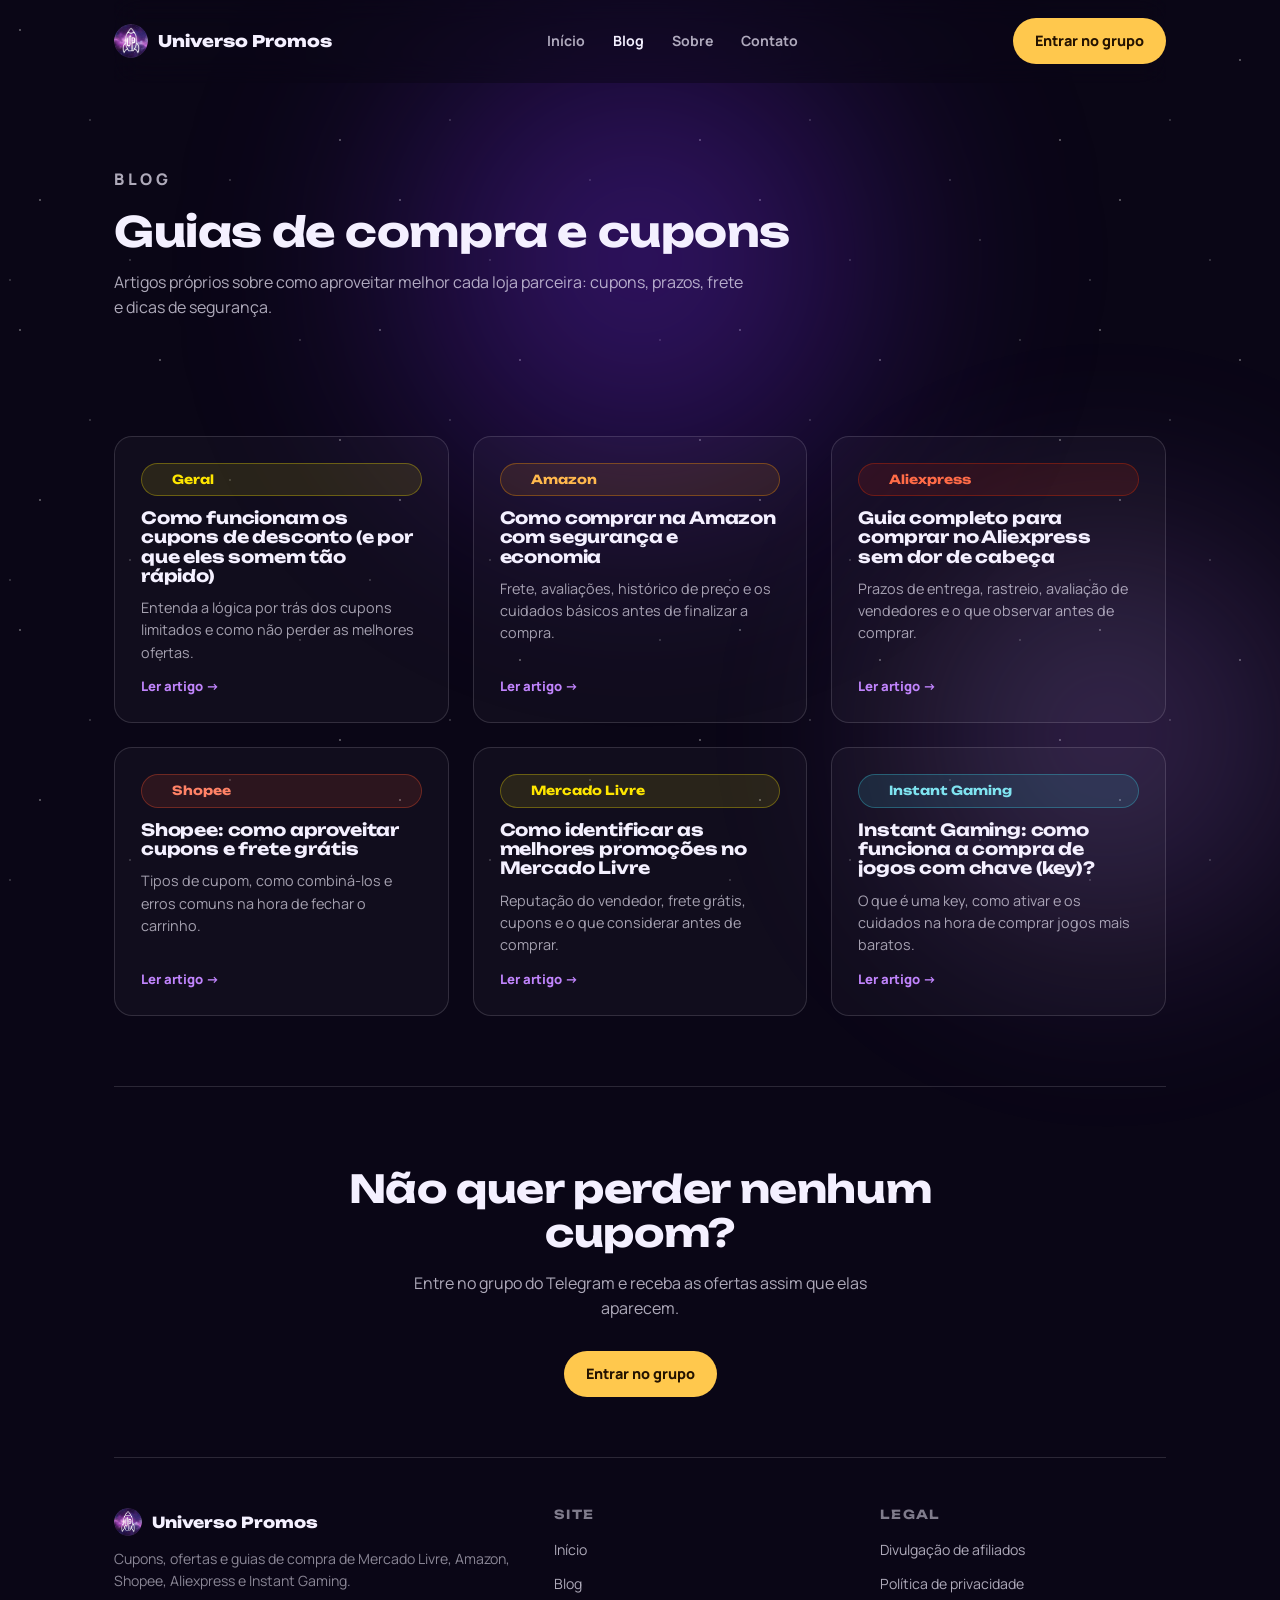
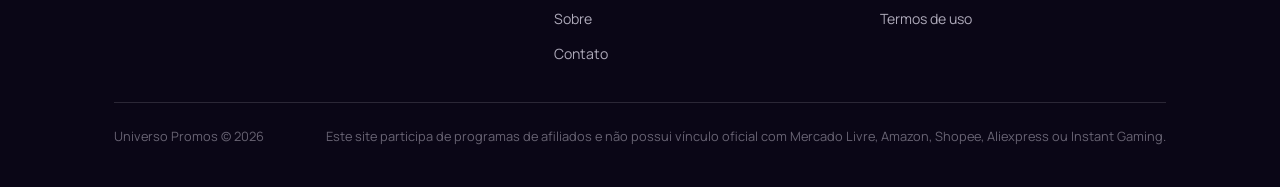
<file: blog/index.html>
<!DOCTYPE html>
<html lang="pt-BR">
<head>
<meta charset="UTF-8">
<meta name="viewport" content="width=device-width, initial-scale=1.0">
<title>Blog — Universo Promos</title>
<meta name="description" content="Guias e artigos sobre como comprar melhor no Mercado Livre, Amazon, Shopee, Aliexpress e Instant Gaming.">
<link rel="preconnect" href="https://fonts.googleapis.com">
<link rel="preconnect" href="https://fonts.gstatic.com" crossorigin>
<link href="https://fonts.googleapis.com/css2?family=Unbounded:wght@400;600;800;900&family=Manrope:wght@400;500;600;700;800&display=swap" rel="stylesheet">
<link rel="stylesheet" href="../assets/styles.css">
</head>
<body>

<div class="stars"></div>
<div class="glow-a"></div>
<div class="glow-b"></div>

<main>
  <div class="wrap">
    <header>
      <nav class="nav">
        <a class="brand" href="../index.html">
          <img src="../assets/logo.png" alt="Universo Promos">
          Universo Promos
        </a>
        <div class="nav-links">
          <a href="../index.html">Início</a>
          <a href="index.html" class="active">Blog</a>
          <a href="../sobre.html">Sobre</a>
          <a href="../contato.html">Contato</a>
        </div>
        <div class="nav-right">
          <a class="btn btn-primary" href="https://t.me/+qzWgET30uS9kYmZh" target="_blank" rel="noopener">Entrar no grupo</a>
        </div>
      </nav>
    </header>

    <section class="page-hero">
      <p class="eyebrow">Blog</p>
      <h1>Guias de compra e cupons</h1>
      <p>Artigos próprios sobre como aproveitar melhor cada loja parceira: cupons, prazos, frete e dicas de segurança.</p>
    </section>

    <section>
      <div class="article-grid">
        <a class="article-card" href="como-funcionam-cupons-de-desconto.html">
          <span class="platform-tag ml"><span class="dot"></span>Geral</span>
          <h3>Como funcionam os cupons de desconto (e por que eles somem tão rápido)</h3>
          <p>Entenda a lógica por trás dos cupons limitados e como não perder as melhores ofertas.</p>
          <span class="read-more">Ler artigo →</span>
        </a>
        <a class="article-card" href="guia-compras-amazon.html">
          <span class="platform-tag amazon"><span class="dot"></span>Amazon</span>
          <h3>Como comprar na Amazon com segurança e economia</h3>
          <p>Frete, avaliações, histórico de preço e os cuidados básicos antes de finalizar a compra.</p>
          <span class="read-more">Ler artigo →</span>
        </a>
        <a class="article-card" href="guia-compras-aliexpress.html">
          <span class="platform-tag aliexpress"><span class="dot"></span>Aliexpress</span>
          <h3>Guia completo para comprar no Aliexpress sem dor de cabeça</h3>
          <p>Prazos de entrega, rastreio, avaliação de vendedores e o que observar antes de comprar.</p>
          <span class="read-more">Ler artigo →</span>
        </a>
        <a class="article-card" href="guia-cupons-shopee.html">
          <span class="platform-tag shopee"><span class="dot"></span>Shopee</span>
          <h3>Shopee: como aproveitar cupons e frete grátis</h3>
          <p>Tipos de cupom, como combiná-los e erros comuns na hora de fechar o carrinho.</p>
          <span class="read-more">Ler artigo →</span>
        </a>
        <a class="article-card" href="guia-promocoes-mercado-livre.html">
          <span class="platform-tag ml"><span class="dot"></span>Mercado Livre</span>
          <h3>Como identificar as melhores promoções no Mercado Livre</h3>
          <p>Reputação do vendedor, frete grátis, cupons e o que considerar antes de comprar.</p>
          <span class="read-more">Ler artigo →</span>
        </a>
        <a class="article-card" href="guia-instant-gaming.html">
          <span class="platform-tag instant"><span class="dot"></span>Instant Gaming</span>
          <h3>Instant Gaming: como funciona a compra de jogos com chave (key)?</h3>
          <p>O que é uma key, como ativar e os cuidados na hora de comprar jogos mais baratos.</p>
          <span class="read-more">Ler artigo →</span>
        </a>
      </div>
    </section>

    <section class="final-cta">
      <h2>Não quer perder nenhum cupom?</h2>
      <p>Entre no grupo do Telegram e receba as ofertas assim que elas aparecem.</p>
      <a class="btn btn-primary" href="https://t.me/+qzWgET30uS9kYmZh" target="_blank" rel="noopener">Entrar no grupo</a>
    </section>

    <footer>
      <div class="footer-grid">
        <div class="footer-col">
          <div class="footer-brand"><img src="../assets/logo.png" alt="Universo Promos"> Universo Promos</div>
          <p>Cupons, ofertas e guias de compra de Mercado Livre, Amazon, Shopee, Aliexpress e Instant Gaming.</p>
        </div>
        <div class="footer-col">
          <h4>Site</h4>
          <ul>
            <li><a href="../index.html">Início</a></li>
            <li><a href="index.html">Blog</a></li>
            <li><a href="../sobre.html">Sobre</a></li>
            <li><a href="../contato.html">Contato</a></li>
          </ul>
        </div>
        <div class="footer-col">
          <h4>Legal</h4>
          <ul>
            <li><a href="../afiliados.html">Divulgação de afiliados</a></li>
            <li><a href="../privacidade.html">Política de privacidade</a></li>
            <li><a href="../termos.html">Termos de uso</a></li>
          </ul>
        </div>
      </div>
      <div class="footer-bottom">
        <span>Universo Promos © 2026</span>
        <span>Este site participa de programas de afiliados e não possui vínculo oficial com Mercado Livre, Amazon, Shopee, Aliexpress ou Instant Gaming.</span>
      </div>
    </footer>
  </div>
</main>

</body>
</html>
</file>
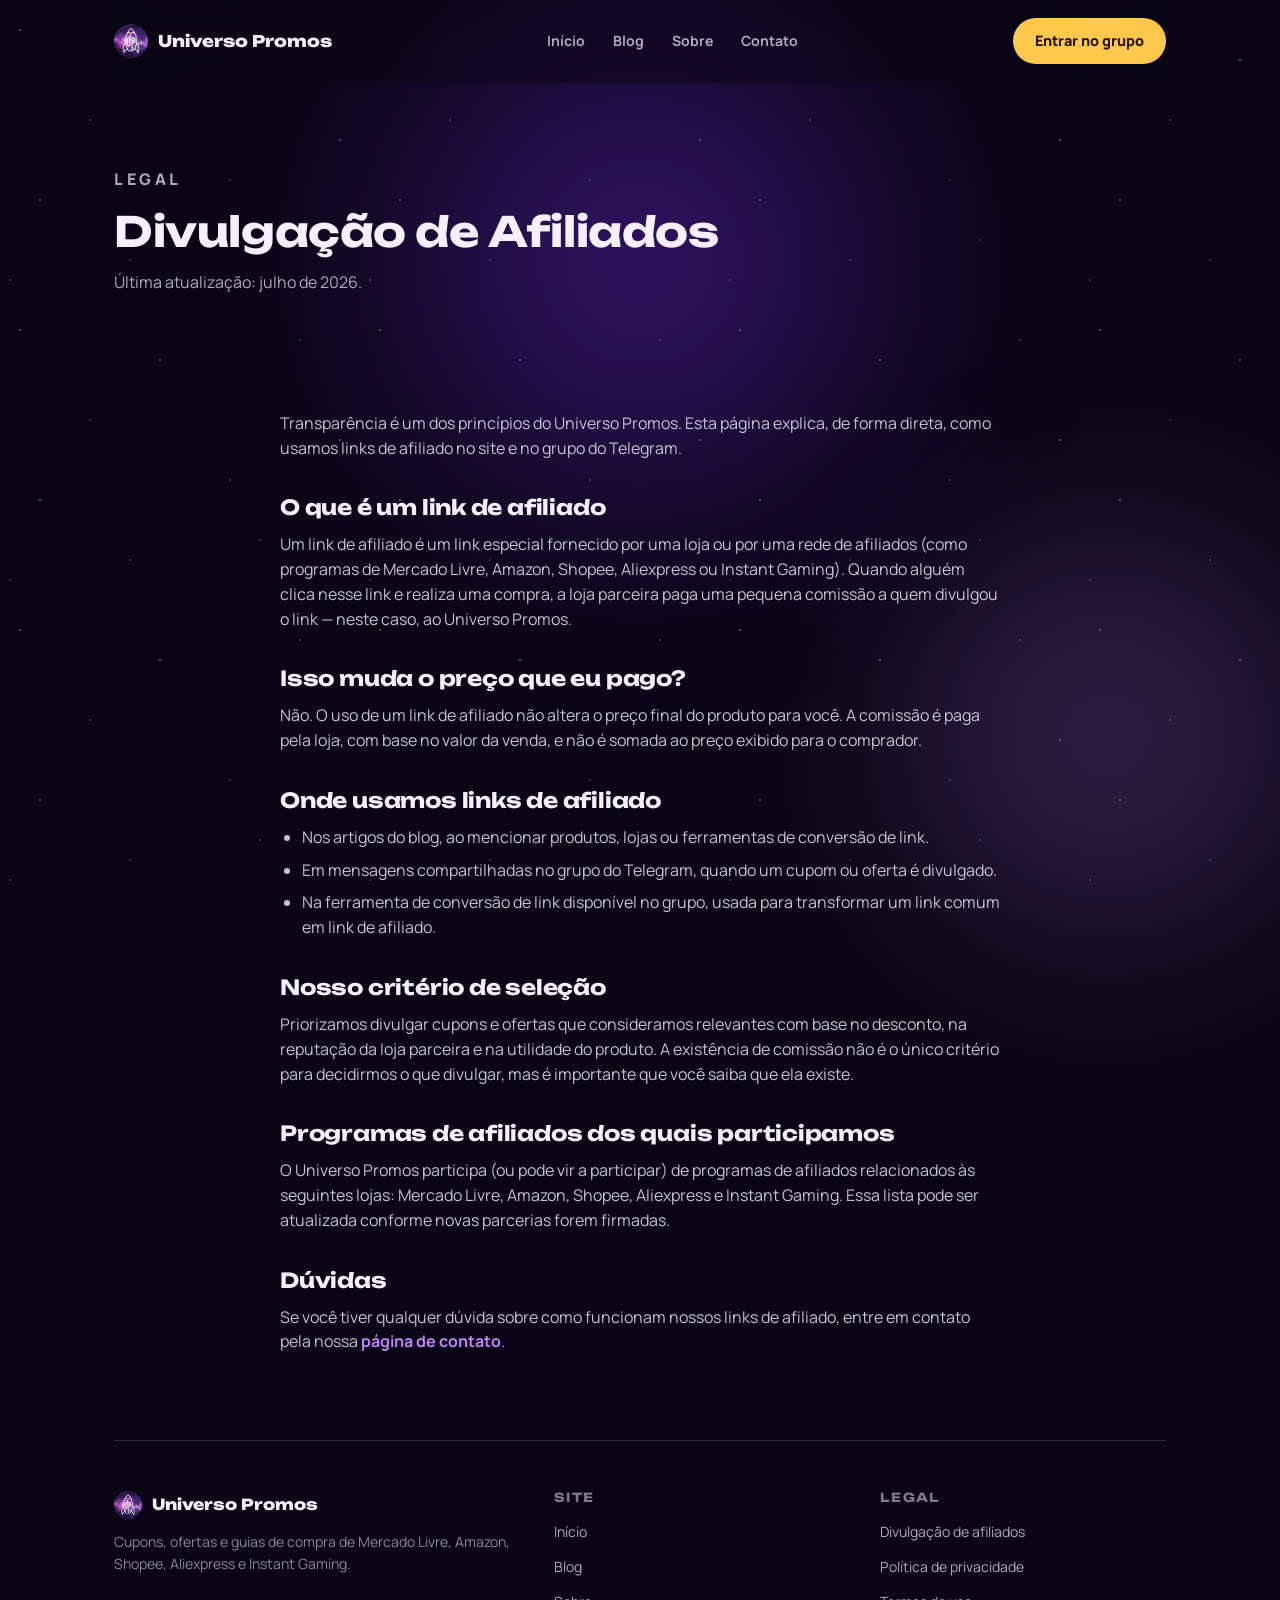
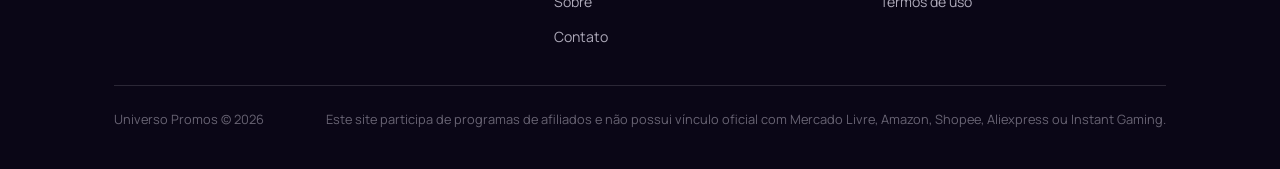
<file: afiliados.html>
<!DOCTYPE html>
<html lang="pt-BR">
<head>
<meta charset="UTF-8">
<meta name="viewport" content="width=device-width, initial-scale=1.0">
<title>Divulgação de Afiliados — Universo Promos</title>
<meta name="description" content="Como o Universo Promos usa links de afiliado e como isso pode gerar comissão sem custo adicional para o comprador.">
<link rel="preconnect" href="https://fonts.googleapis.com">
<link rel="preconnect" href="https://fonts.gstatic.com" crossorigin>
<link href="https://fonts.googleapis.com/css2?family=Unbounded:wght@400;600;800;900&family=Manrope:wght@400;500;600;700;800&display=swap" rel="stylesheet">
<link rel="stylesheet" href="assets/styles.css">
</head>
<body>

<div class="stars"></div>
<div class="glow-a"></div>
<div class="glow-b"></div>

<main>
  <div class="wrap">
    <header>
      <nav class="nav">
        <a class="brand" href="index.html">
          <img src="assets/logo.png" alt="Universo Promos">
          Universo Promos
        </a>
        <div class="nav-links">
          <a href="index.html">Início</a>
          <a href="blog/index.html">Blog</a>
          <a href="sobre.html">Sobre</a>
          <a href="contato.html">Contato</a>
        </div>
        <div class="nav-right">
          <a class="btn btn-primary" href="https://t.me/+qzWgET30uS9kYmZh" target="_blank" rel="noopener">Entrar no grupo</a>
        </div>
      </nav>
    </header>

    <section class="page-hero">
      <p class="eyebrow">Legal</p>
      <h1>Divulgação de Afiliados</h1>
      <p>Última atualização: julho de 2026.</p>
    </section>

    <section>
      <div class="prose">
        <p>
          Transparência é um dos princípios do Universo Promos. Esta página explica, de forma direta, como
          usamos links de afiliado no site e no grupo do Telegram.
        </p>

        <h2>O que é um link de afiliado</h2>
        <p>
          Um link de afiliado é um link especial fornecido por uma loja ou por uma rede de afiliados
          (como programas de Mercado Livre, Amazon, Shopee, Aliexpress ou Instant Gaming). Quando alguém
          clica nesse link e realiza uma compra, a loja parceira paga uma pequena comissão a quem
          divulgou o link — neste caso, ao Universo Promos.
        </p>

        <h2>Isso muda o preço que eu pago?</h2>
        <p>
          Não. O uso de um link de afiliado não altera o preço final do produto para você. A comissão é
          paga pela loja, com base no valor da venda, e não é somada ao preço exibido para o comprador.
        </p>

        <h2>Onde usamos links de afiliado</h2>
        <ul>
          <li>Nos artigos do blog, ao mencionar produtos, lojas ou ferramentas de conversão de link.</li>
          <li>Em mensagens compartilhadas no grupo do Telegram, quando um cupom ou oferta é divulgado.</li>
          <li>Na ferramenta de conversão de link disponível no grupo, usada para transformar um link comum em link de afiliado.</li>
        </ul>

        <h2>Nosso critério de seleção</h2>
        <p>
          Priorizamos divulgar cupons e ofertas que consideramos relevantes com base no desconto, na
          reputação da loja parceira e na utilidade do produto. A existência de comissão não é o único
          critério para decidirmos o que divulgar, mas é importante que você saiba que ela existe.
        </p>

        <h2>Programas de afiliados dos quais participamos</h2>
        <p>
          O Universo Promos participa (ou pode vir a participar) de programas de afiliados relacionados às
          seguintes lojas: Mercado Livre, Amazon, Shopee, Aliexpress e Instant Gaming. Essa lista pode ser
          atualizada conforme novas parcerias forem firmadas.
        </p>

        <h2>Dúvidas</h2>
        <p>
          Se você tiver qualquer dúvida sobre como funcionam nossos links de afiliado, entre em contato
          pela nossa <a href="contato.html" style="color:var(--magenta); font-weight:700; text-decoration:none;">página de contato</a>.
        </p>
      </div>
    </section>

    <footer>
      <div class="footer-grid">
        <div class="footer-col">
          <div class="footer-brand"><img src="assets/logo.png" alt="Universo Promos"> Universo Promos</div>
          <p>Cupons, ofertas e guias de compra de Mercado Livre, Amazon, Shopee, Aliexpress e Instant Gaming.</p>
        </div>
        <div class="footer-col">
          <h4>Site</h4>
          <ul>
            <li><a href="index.html">Início</a></li>
            <li><a href="blog/index.html">Blog</a></li>
            <li><a href="sobre.html">Sobre</a></li>
            <li><a href="contato.html">Contato</a></li>
          </ul>
        </div>
        <div class="footer-col">
          <h4>Legal</h4>
          <ul>
            <li><a href="afiliados.html">Divulgação de afiliados</a></li>
            <li><a href="privacidade.html">Política de privacidade</a></li>
            <li><a href="termos.html">Termos de uso</a></li>
          </ul>
        </div>
      </div>
      <div class="footer-bottom">
        <span>Universo Promos © 2026</span>
        <span>Este site participa de programas de afiliados e não possui vínculo oficial com Mercado Livre, Amazon, Shopee, Aliexpress ou Instant Gaming.</span>
      </div>
    </footer>
  </div>
</main>

</body>
</html>
</file>
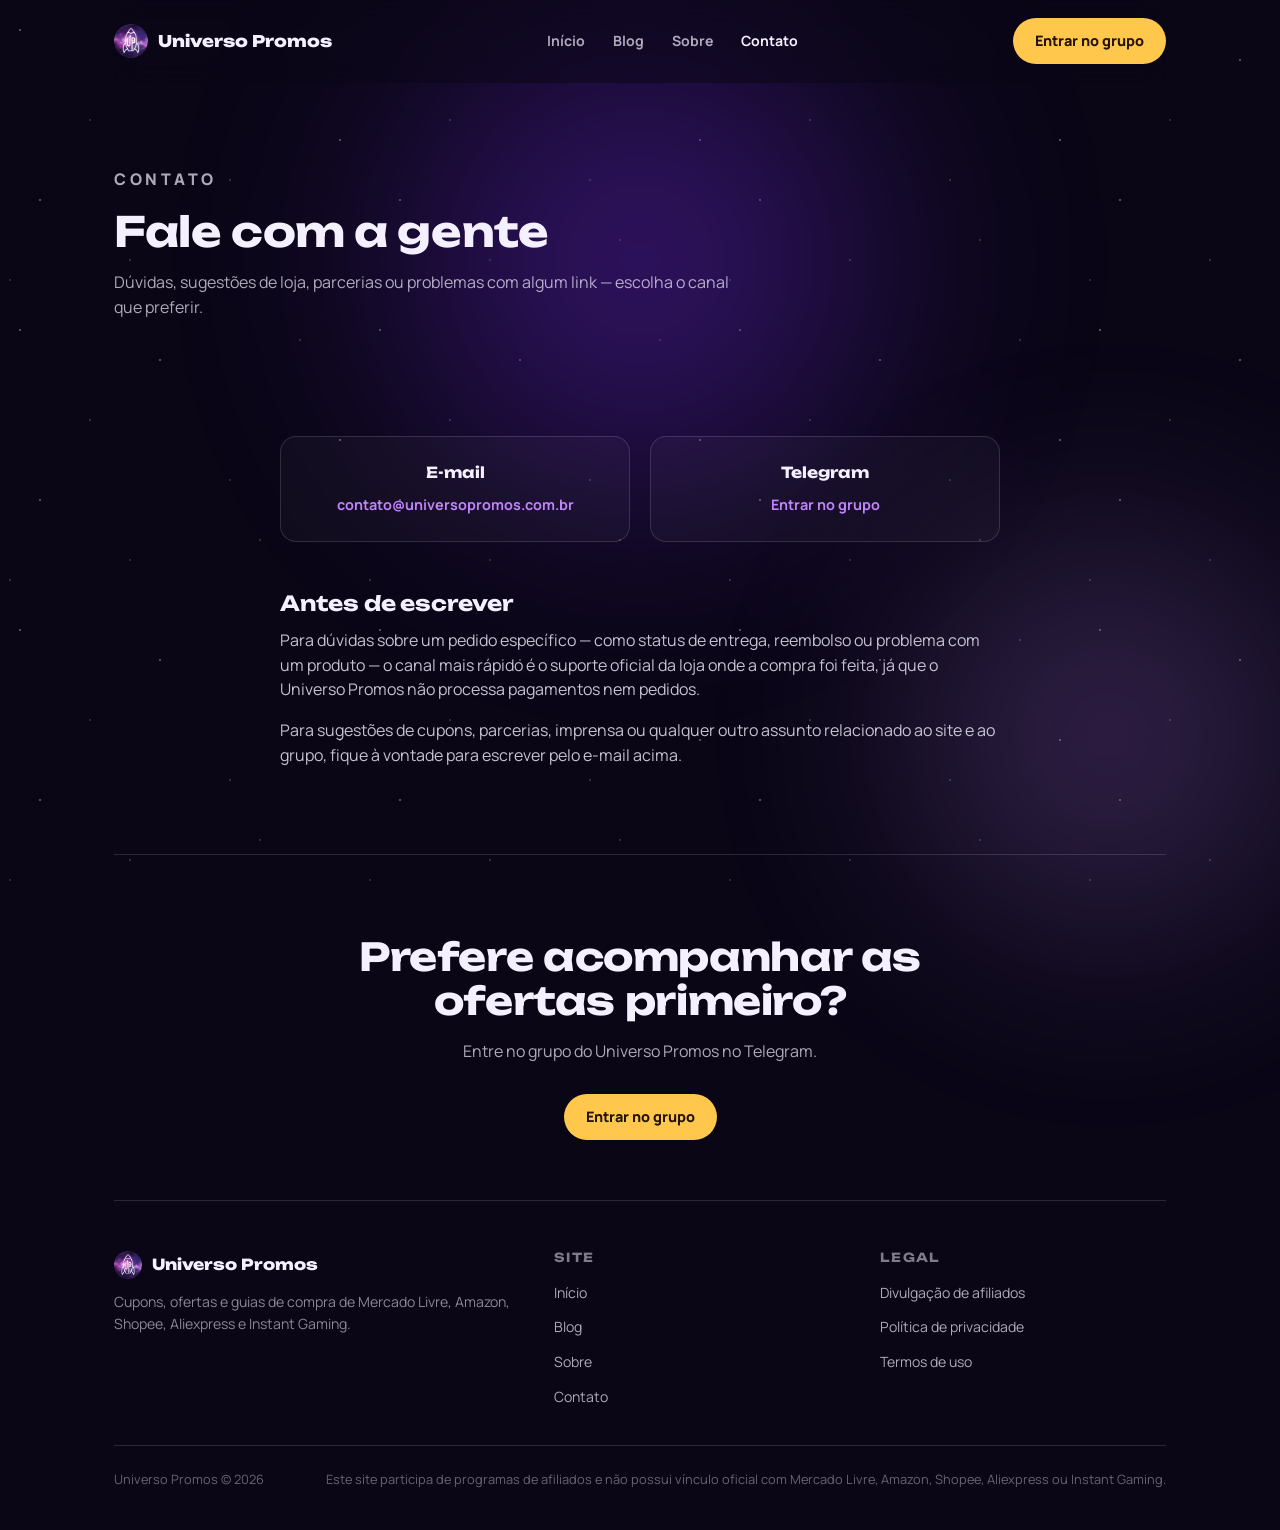
<file: contato.html>
<!DOCTYPE html>
<html lang="pt-BR">
<head>
<meta charset="UTF-8">
<meta name="viewport" content="width=device-width, initial-scale=1.0">
<title>Contato — Universo Promos</title>
<meta name="description" content="Fale com o Universo Promos por e-mail ou pelo grupo no Telegram.">
<link rel="preconnect" href="https://fonts.googleapis.com">
<link rel="preconnect" href="https://fonts.gstatic.com" crossorigin>
<link href="https://fonts.googleapis.com/css2?family=Unbounded:wght@400;600;800;900&family=Manrope:wght@400;500;600;700;800&display=swap" rel="stylesheet">
<link rel="stylesheet" href="assets/styles.css">
</head>
<body>

<div class="stars"></div>
<div class="glow-a"></div>
<div class="glow-b"></div>

<main>
  <div class="wrap">
    <header>
      <nav class="nav">
        <a class="brand" href="index.html">
          <img src="assets/logo.png" alt="Universo Promos">
          Universo Promos
        </a>
        <div class="nav-links">
          <a href="index.html">Início</a>
          <a href="blog/index.html">Blog</a>
          <a href="sobre.html">Sobre</a>
          <a href="contato.html" class="active">Contato</a>
        </div>
        <div class="nav-right">
          <a class="btn btn-primary" href="https://t.me/+qzWgET30uS9kYmZh" target="_blank" rel="noopener">Entrar no grupo</a>
        </div>
      </nav>
    </header>

    <section class="page-hero">
      <p class="eyebrow">Contato</p>
      <h1>Fale com a gente</h1>
      <p>Dúvidas, sugestões de loja, parcerias ou problemas com algum link — escolha o canal que preferir.</p>
    </section>

    <section>
      <div class="contact-cards">
        <div class="contact-card">
          <strong>E-mail</strong>
          <a href="mailto:contato@universopromos.com.br">contato@universopromos.com.br</a>
        </div>
        <div class="contact-card">
          <strong>Telegram</strong>
          <a href="https://t.me/+qzWgET30uS9kYmZh" target="_blank" rel="noopener">Entrar no grupo</a>
        </div>
      </div>

      <div class="prose" style="margin-top:50px;">
        <h2>Antes de escrever</h2>
        <p>
          Para dúvidas sobre um pedido específico — como status de entrega, reembolso ou problema com um
          produto — o canal mais rápido é o suporte oficial da loja onde a compra foi feita, já que o
          Universo Promos não processa pagamentos nem pedidos.
        </p>
        <p>
          Para sugestões de cupons, parcerias, imprensa ou qualquer outro assunto relacionado ao site e ao
          grupo, fique à vontade para escrever pelo e-mail acima.
        </p>
      </div>
    </section>

    <section class="final-cta">
      <h2>Prefere acompanhar as ofertas primeiro?</h2>
      <p>Entre no grupo do Universo Promos no Telegram.</p>
      <a class="btn btn-primary" href="https://t.me/+qzWgET30uS9kYmZh" target="_blank" rel="noopener">Entrar no grupo</a>
    </section>

    <footer>
      <div class="footer-grid">
        <div class="footer-col">
          <div class="footer-brand"><img src="assets/logo.png" alt="Universo Promos"> Universo Promos</div>
          <p>Cupons, ofertas e guias de compra de Mercado Livre, Amazon, Shopee, Aliexpress e Instant Gaming.</p>
        </div>
        <div class="footer-col">
          <h4>Site</h4>
          <ul>
            <li><a href="index.html">Início</a></li>
            <li><a href="blog/index.html">Blog</a></li>
            <li><a href="sobre.html">Sobre</a></li>
            <li><a href="contato.html">Contato</a></li>
          </ul>
        </div>
        <div class="footer-col">
          <h4>Legal</h4>
          <ul>
            <li><a href="afiliados.html">Divulgação de afiliados</a></li>
            <li><a href="privacidade.html">Política de privacidade</a></li>
            <li><a href="termos.html">Termos de uso</a></li>
          </ul>
        </div>
      </div>
      <div class="footer-bottom">
        <span>Universo Promos © 2026</span>
        <span>Este site participa de programas de afiliados e não possui vínculo oficial com Mercado Livre, Amazon, Shopee, Aliexpress ou Instant Gaming.</span>
      </div>
    </footer>
  </div>
</main>

</body>
</html>
</file>
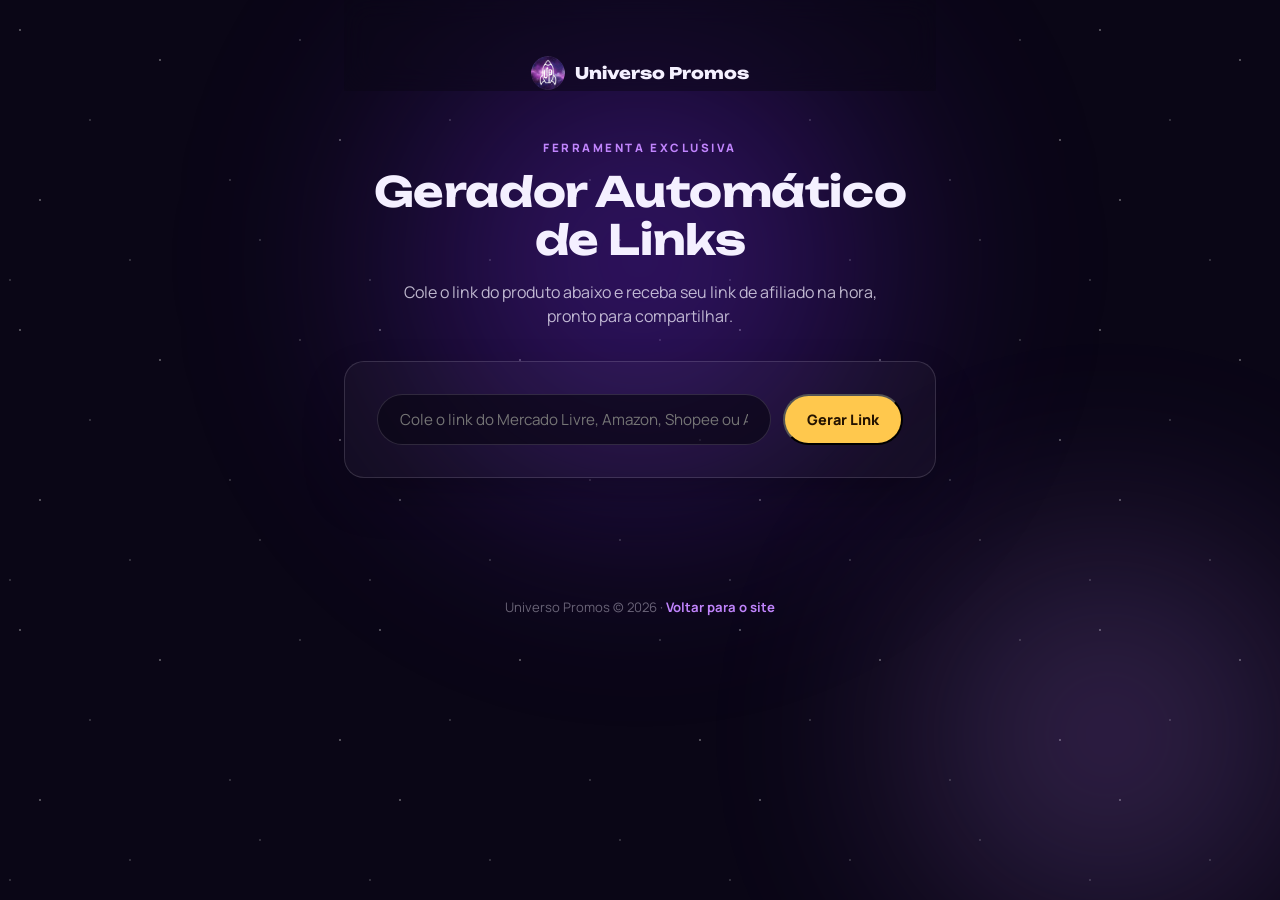
<file: gerador.html>
<!DOCTYPE html>
<html lang="pt-BR">
<head>
<meta charset="UTF-8">
<meta name="viewport" content="width=device-width, initial-scale=1.0">
<title>Gerador de Links de Afiliado — Universo Promos</title>
<meta name="description" content="Cole o link do produto e receba na hora o link de afiliado do Universo Promos, pronto para compartilhar.">
<meta name="robots" content="noindex">
<link rel="preconnect" href="https://fonts.googleapis.com">
<link rel="preconnect" href="https://fonts.gstatic.com" crossorigin>
<link href="https://fonts.googleapis.com/css2?family=Unbounded:wght@400;600;800;900&family=Manrope:wght@400;500;600;700;800&display=swap" rel="stylesheet">
<link rel="stylesheet" href="assets/styles.css">
</head>
<body>

<div class="stars"></div>
<div class="glow-a"></div>
<div class="glow-b"></div>

<main>
  <div class="wrap" style="max-width:640px;">

    <header style="position:static; padding:56px 0 0; text-align:center;">
      <a class="brand" href="index.html" style="justify-content:center;">
        <img src="assets/logo.png" alt="Universo Promos">
        Universo Promos
      </a>
    </header>

    <section style="padding:36px 0 0; text-align:center;">
      <p class="eyebrow">Ferramenta exclusiva</p>
      <h1 style="font-size:clamp(1.9rem,5vw,2.6rem); margin-top:10px;">Gerador Automático de Links</h1>
      <p style="color:rgba(244,240,255,0.75); max-width:480px; margin:16px auto 0;">
        Cole o link do produto abaixo e receba seu link de afiliado na hora, pronto para compartilhar.
      </p>
    </section>

    <section style="padding-top:32px;">
      <div class="generator-card">
        <form id="link-form" class="generator-form">
          <input type="url" id="original-link" placeholder="Cole o link do Mercado Livre, Amazon, Shopee ou AliExpress aqui..." required>
          <button type="submit" class="btn btn-primary" id="generate-btn">Gerar Link</button>
        </form>

        <!-- Estado de Carregamento -->
        <div id="loading-state" class="hidden" role="status" aria-live="polite">
          <p>⏳ Processando seu link mágico...</p>
        </div>

        <!-- Estado de Erro -->
        <div id="error-state" class="hidden" role="alert" aria-live="assertive">
          <p></p>
        </div>

        <!-- Resultado -->
        <div id="result-container" class="result-container hidden" aria-live="polite">
          <p><strong>Sucesso!</strong> Seu link de afiliado gerado:</p>
          <div class="result-box">
            <a id="generated-link" class="generated-link" href="#" target="_blank" rel="noopener noreferrer nofollow">—</a>
            <a id="open-btn" class="btn btn-primary" href="#" target="_blank" rel="noopener noreferrer nofollow">Abrir link ↗</a>
          </div>
        </div>
      </div>
    </section>

    <footer style="text-align:center; padding:36px 0 56px; border-top:none;">
      <p style="color:rgba(244,240,255,0.4); font-size:0.82rem;">
        Universo Promos © 2026 · <a href="index.html" style="color:var(--magenta); text-decoration:none; font-weight:700;">Voltar para o site</a>
      </p>
    </footer>

  </div>
</main>

<script src="assets/main.js" defer></script>

</body>
</html>
</file>
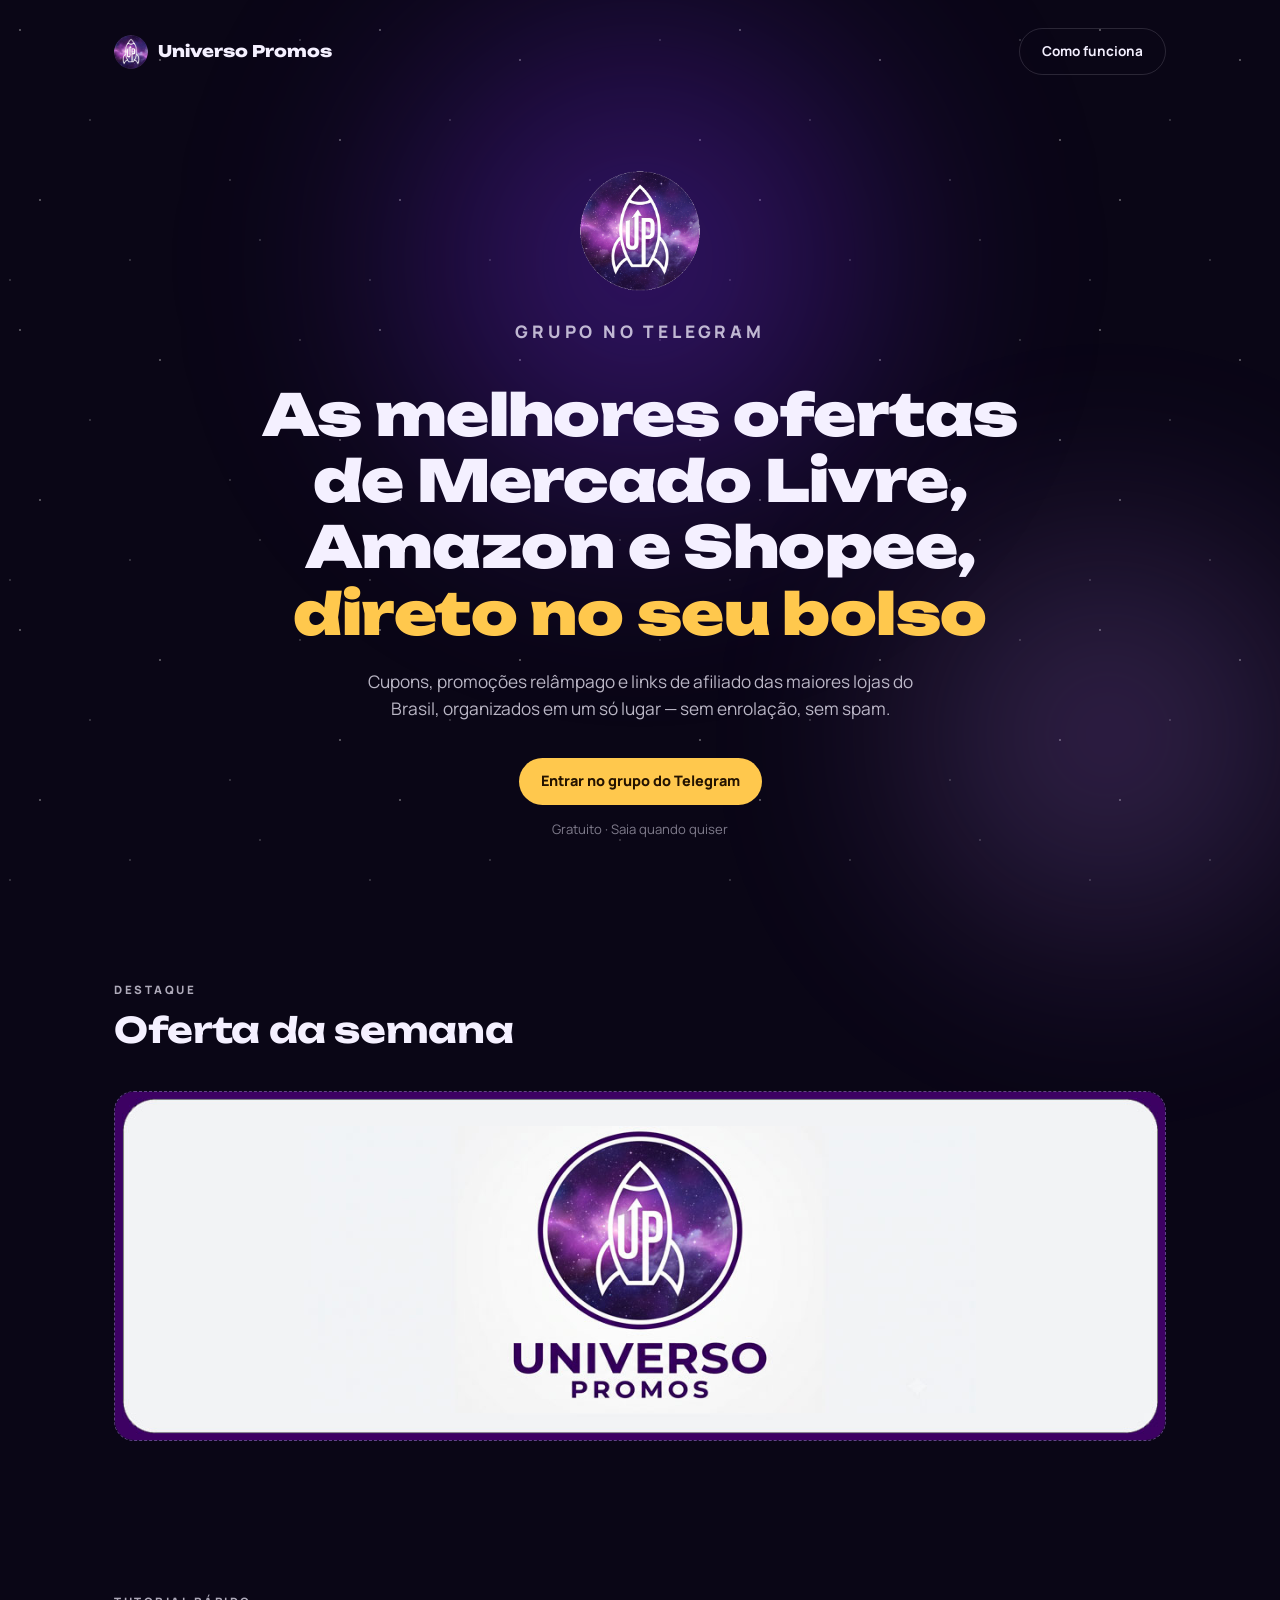
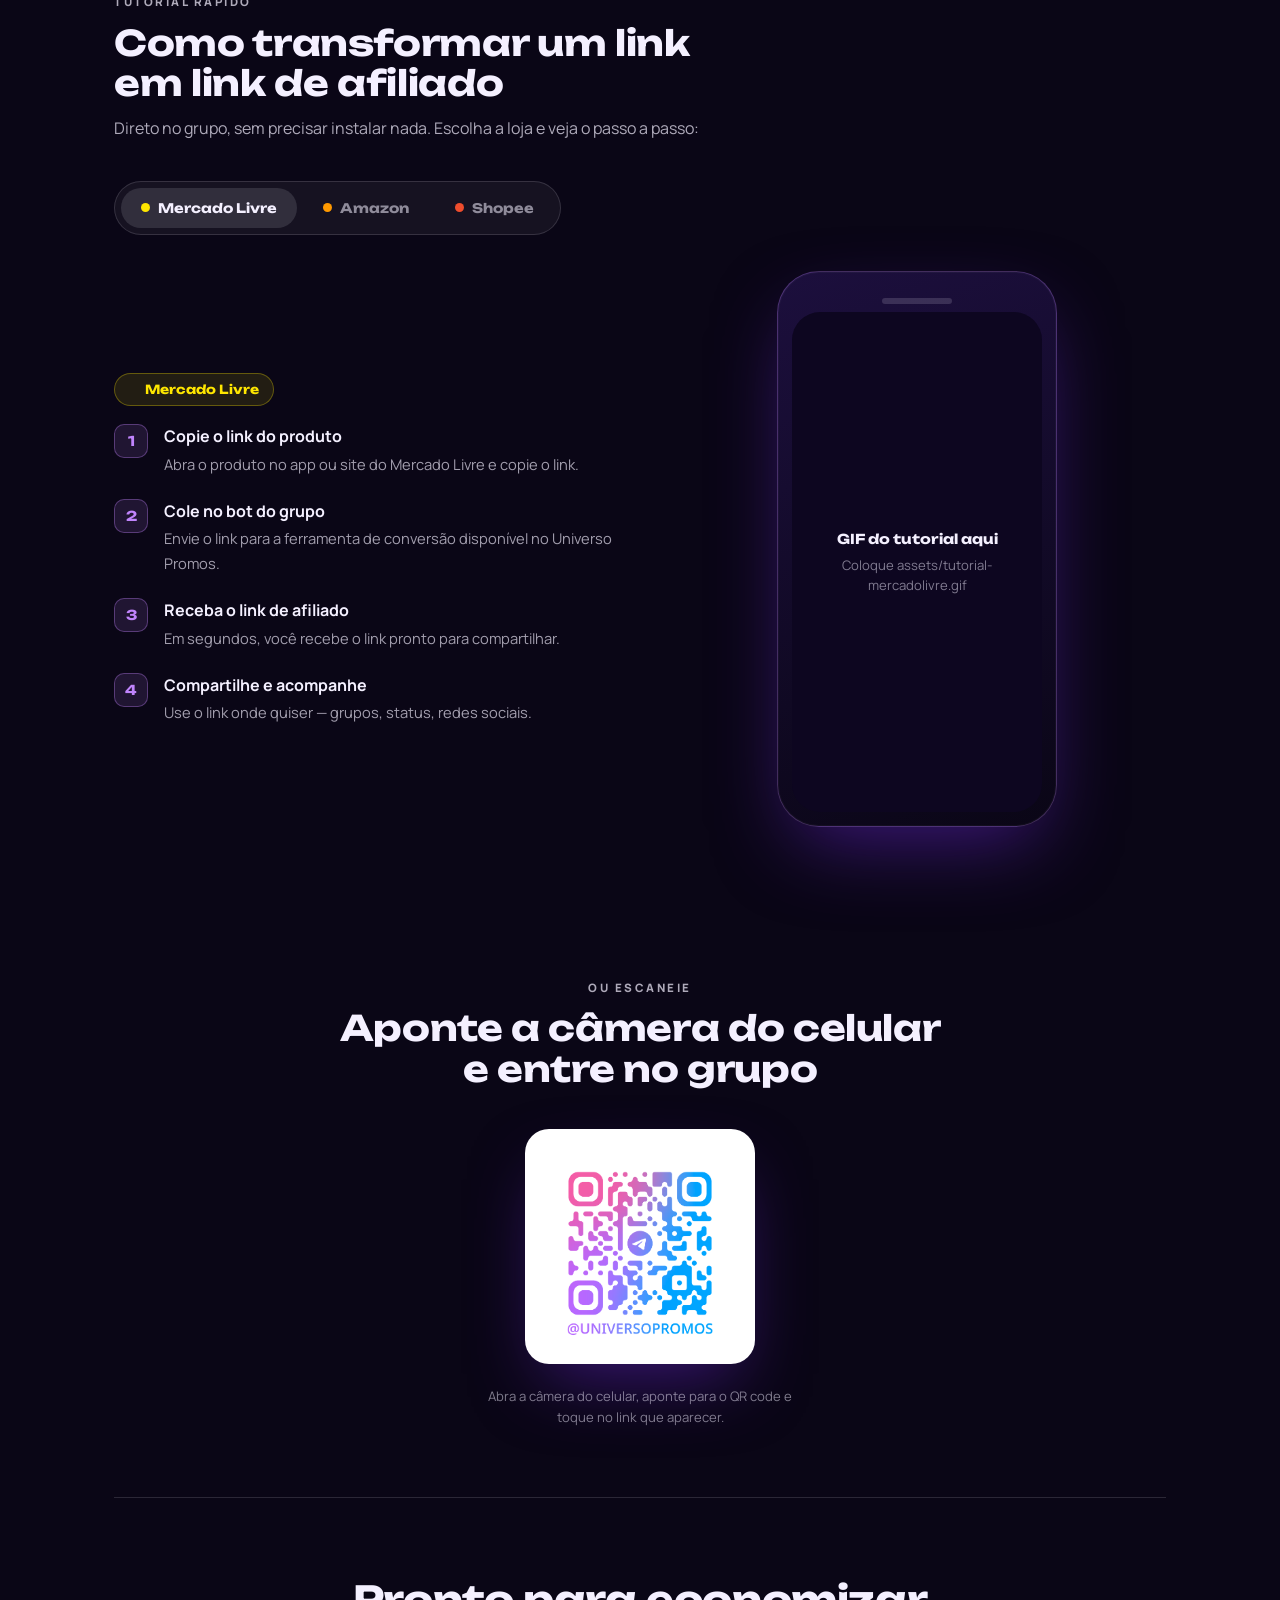
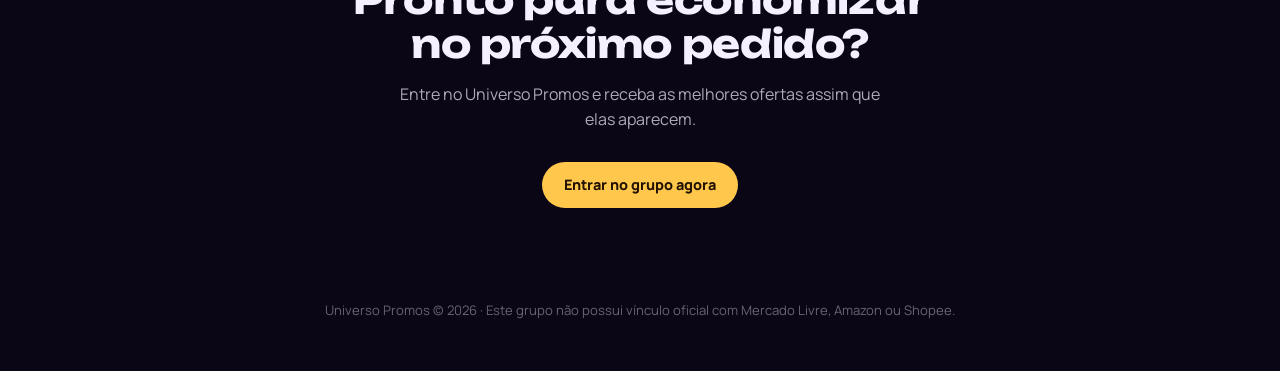
<file: index_old.html>
<!DOCTYPE html>
<html lang="pt-BR">
<head>
<meta charset="UTF-8">
<meta name="viewport" content="width=device-width, initial-scale=1.0">
<title>Universo Promos — Entre no grupo</title>
<meta name="description" content="Universo Promos: ofertas e cupons do Mercado Livre, Amazon e Shopee direto no seu Telegram.">
<link rel="preconnect" href="https://fonts.googleapis.com">
<link rel="preconnect" href="https://fonts.gstatic.com" crossorigin>
<link href="https://fonts.googleapis.com/css2?family=Unbounded:wght@400;600;800;900&family=Manrope:wght@400;500;600;700;800&display=swap" rel="stylesheet">
<style>
  :root{
    --bg-deep:#0a0616;
    --bg-mid:#150a30;
    --purple:#6d28d9;
    --purple-2:#4c1d95;
    --magenta:#c084fc;
    --gold:#ffc84d;
    --off-white:#f4f0ff;
    --line:rgba(244,240,255,0.14);
    --max-w:1100px;
    --ml-yellow:#fee600;
    --amazon-orange:#ff9900;
    --shopee-orange:#ee4d2d;
  }

  *{box-sizing:border-box;}
  html{scroll-behavior:smooth;}
  body{
    margin:0;
    background:var(--bg-deep);
    color:var(--off-white);
    font-family:'Manrope',sans-serif;
    line-height:1.55;
    -webkit-font-smoothing:antialiased;
    overflow-x:hidden;
  }
  h1,h2,h3{
    font-family:'Unbounded',sans-serif;
    margin:0;
    line-height:1.15;
    letter-spacing:-0.01em;
  }
  a{color:inherit;}
  img{max-width:100%; display:block;}
  .wrap{max-width:var(--max-w); margin:0 auto; padding:0 24px;}
  .eyebrow{
    font-family:'Manrope',sans-serif;
    font-weight:800;
    font-size:0.72rem;
    letter-spacing:0.22em;
    text-transform:uppercase;
    color:var(--magenta);
  }

  /* ---------- starfield background ---------- */
  .stars{
    position:fixed; inset:0; z-index:0; pointer-events:none;
    background:
      radial-gradient(1.5px 1.5px at 20px 30px, #fff, transparent),
      radial-gradient(1px 1px at 90px 120px, #fff, transparent),
      radial-gradient(1.5px 1.5px at 160px 60px, #fff, transparent),
      radial-gradient(1px 1px at 230px 180px, #fff, transparent),
      radial-gradient(1px 1px at 300px 40px, #fff, transparent),
      radial-gradient(1.5px 1.5px at 40px 200px, #fff, transparent),
      radial-gradient(1px 1px at 130px 260px, #fff, transparent),
      radial-gradient(1px 1px at 260px 240px, #fff, transparent),
      radial-gradient(1.5px 1.5px at 340px 140px, #fff, transparent),
      radial-gradient(1px 1px at 10px 280px, #fff, transparent);
    background-repeat:repeat;
    background-size:360px 300px;
    opacity:0.55;
    animation:drift 90s linear infinite;
  }
  .glow-a, .glow-b{
    position:fixed; z-index:0; pointer-events:none; filter:blur(90px); opacity:0.5;
  }
  .glow-a{
    top:-10%; left:50%; width:700px; height:700px; margin-left:-350px;
    background:radial-gradient(circle, var(--purple) 0%, transparent 70%);
  }
  .glow-b{
    bottom:-15%; right:-10%; width:600px; height:600px;
    background:radial-gradient(circle, var(--magenta) 0%, transparent 70%);
    opacity:0.28;
  }
  @keyframes drift{ from{background-position:0 0;} to{background-position:-360px 300px;} }

  main{position:relative; z-index:1;}

  /* ---------- header ---------- */
  header{
    padding:28px 0 0;
  }
  .nav{
    display:flex; align-items:center; justify-content:space-between;
  }
  .brand{display:flex; align-items:center; gap:10px; font-family:'Unbounded',sans-serif; font-weight:800; font-size:1rem;}
  .brand img{width:34px; height:34px; border-radius:50%;}
  .btn{
    display:inline-flex; align-items:center; gap:8px;
    font-family:'Manrope',sans-serif; font-weight:800; font-size:0.9rem;
    padding:12px 22px; border-radius:999px; text-decoration:none;
    transition:transform .15s ease, box-shadow .15s ease;
  }
  .btn-primary{
    background:var(--gold); color:#241300;
    box-shadow:0 0 0 0 rgba(255,200,77,0.5);
  }
  .btn-primary:hover{transform:translateY(-2px); box-shadow:0 8px 24px rgba(255,200,77,0.35);}
  .btn-ghost{
    border:1px solid var(--line); color:var(--off-white); font-weight:700; font-size:0.85rem;
  }
  .btn-ghost:hover{border-color:var(--magenta);}

  /* ---------- hero ---------- */
  .hero{
    padding:96px 0 60px;
    text-align:center;
  }
  .hero .rocket-logo{
    width:120px; height:120px; margin:0 auto 28px;
    border-radius:50%;
    animation:float 5s ease-in-out infinite;
  }
  @keyframes float{
    0%,100%{transform:translateY(0);}
    50%{transform:translateY(-10px);}
  }
  .hero h1{
    font-size:clamp(2.2rem, 5vw, 3.6rem);
    font-weight:900;
    max-width:820px;
    margin:0 auto;
  }
  .hero h1 span{color:var(--gold);}
  .hero p{
    max-width:560px; margin:22px auto 36px;
    color:rgba(244,240,255,0.75);
    font-size:1.08rem;
  }
  .hero-cta{
    display:flex; flex-direction:column; align-items:center; gap:14px;
  }
  .hero-cta small{color:rgba(244,240,255,0.5); font-size:0.82rem;}

  /* ---------- section shell ---------- */
  section{padding:70px 0;}
  .section-head{max-width:620px; margin:0 0 40px;}
  .section-head h2{font-size:clamp(1.6rem,3.4vw,2.2rem); margin-top:10px;}
  .section-head p{color:rgba(244,240,255,0.7); margin-top:12px;}

  /* ---------- banner slot ---------- */
  .banner-slot{
    border:1.5px dashed rgba(192,132,252,0.45);
    border-radius:20px;
    aspect-ratio:1200/400;
    display:flex; align-items:center; justify-content:center;
    background:linear-gradient(160deg, rgba(109,40,217,0.12), rgba(192,132,252,0.05));
    overflow:hidden;
    position:relative;
  }
  .banner-slot img{width:100%; height:100%; object-fit:cover;}
  .banner-slot .placeholder{
    text-align:center; color:rgba(244,240,255,0.55); padding:24px;
  }
  .banner-slot .placeholder strong{display:block; color:var(--off-white); font-family:'Unbounded',sans-serif; font-size:0.95rem; margin-bottom:6px;}
  .banner-slot .placeholder span{font-size:0.8rem;}

  /* ---------- tutorial ---------- */
  .tab-switch input{
    position:absolute; opacity:0; pointer-events:none;
  }
  .tab-labels{
    display:inline-flex; gap:6px; padding:6px;
    background:rgba(244,240,255,0.05); border:1px solid var(--line);
    border-radius:999px; margin-bottom:36px;
  }
  .tab-labels label{
    display:inline-flex; align-items:center; gap:8px;
    padding:10px 20px; border-radius:999px; cursor:pointer;
    font-family:'Unbounded',sans-serif; font-weight:700; font-size:0.82rem;
    color:rgba(244,240,255,0.55);
    transition:background .2s ease, color .2s ease;
  }
  .tab-labels label .dot{
    width:9px; height:9px; border-radius:50%; flex:none;
  }
  .tab-labels label[for="tab-ml"] .dot{background:var(--ml-yellow);}
  .tab-labels label[for="tab-amazon"] .dot{background:var(--amazon-orange);}
  .tab-labels label[for="tab-shopee"] .dot{background:var(--shopee-orange);}
  #tab-ml:checked ~ .tab-labels label[for="tab-ml"],
  #tab-amazon:checked ~ .tab-labels label[for="tab-amazon"],
  #tab-shopee:checked ~ .tab-labels label[for="tab-shopee"]{
    background:rgba(244,240,255,0.12); color:var(--off-white);
  }
  .tab-panels .panel{display:none;}
  #tab-ml:checked ~ .tab-panels .panel-ml{display:block;}
  #tab-amazon:checked ~ .tab-panels .panel-amazon{display:block;}
  #tab-shopee:checked ~ .tab-panels .panel-shopee{display:block;}

  .platform-tag{
    display:inline-flex; align-items:center; gap:8px;
    font-family:'Unbounded',sans-serif; font-weight:700; font-size:0.78rem;
    padding:6px 14px; border-radius:999px; margin-bottom:18px;
  }
  .platform-tag .dot{width:8px; height:8px; border-radius:50%;}
  .platform-tag.ml{background:rgba(254,230,0,0.1); border:1px solid rgba(254,230,0,0.3); color:#fee600;}
  .platform-tag.amazon{background:rgba(255,153,0,0.1); border:1px solid rgba(255,153,0,0.35); color:#ffb84d;}
  .platform-tag.shopee{background:rgba(238,77,45,0.12); border:1px solid rgba(238,77,45,0.35); color:#ff8266;}

  /* ---------- qr code ---------- */
  .qr-block{
    display:flex; flex-direction:column; align-items:center; gap:22px; text-align:center;
  }
  .qr-card{
    width:230px;
    background:#ffffff;
    border-radius:24px;
    padding:20px;
    box-shadow:0 30px 70px -20px rgba(109,40,217,0.5);
    border:1px solid rgba(255,255,255,0.6);
  }
  .qr-card img{
    width:100%; height:auto; display:block; border-radius:6px;
  }
  .qr-card .qr-placeholder{
    aspect-ratio:1/1; border-radius:6px;
    border:1.5px dashed rgba(109,40,217,0.4);
    display:flex; align-items:center; justify-content:center;
    color:#5b21b6; font-size:0.78rem; padding:16px; text-align:center;
    font-family:'Manrope',sans-serif;
  }
  .qr-block small{color:rgba(244,240,255,0.5); font-size:0.82rem; max-width:320px;}

  .tutorial-grid{
    display:grid; grid-template-columns:1fr 1fr; gap:56px; align-items:center;
  }
  .steps{list-style:none; margin:0; padding:0; display:flex; flex-direction:column; gap:22px;}
  .steps li{display:flex; gap:16px; align-items:flex-start;}
  .step-num{
    flex:none; width:34px; height:34px; border-radius:10px;
    background:rgba(192,132,252,0.12); border:1px solid rgba(192,132,252,0.35);
    display:flex; align-items:center; justify-content:center;
    font-family:'Unbounded',sans-serif; font-weight:700; font-size:0.85rem; color:var(--magenta);
  }
  .step-text strong{display:block; font-size:1rem; margin-bottom:3px;}
  .step-text span{color:rgba(244,240,255,0.65); font-size:0.92rem;}

  /* phone mockup — the "porthole" */
  .phone-stage{display:flex; justify-content:center;}
  .phone{
    width:280px;
    border-radius:42px;
    padding:14px;
    background:linear-gradient(160deg, #1c0f3d, #0a0616);
    border:1px solid rgba(192,132,252,0.3);
    box-shadow:0 30px 80px -20px rgba(109,40,217,0.55), inset 0 0 0 1px rgba(255,255,255,0.03);
    position:relative;
  }
  .phone::before{
    content:"";
    position:absolute; top:26px; left:50%; transform:translateX(-50%);
    width:70px; height:6px; border-radius:99px; background:rgba(244,240,255,0.15);
  }
  .phone-screen{
    margin-top:26px;
    border-radius:28px;
    aspect-ratio:9/18;
    background:#0d0620;
    overflow:hidden;
    position:relative;
    display:flex; align-items:center; justify-content:center;
  }
  .phone-screen img{width:100%; height:100%; object-fit:cover;}
  .phone-screen .gif-placeholder{
    text-align:center; padding:20px; color:rgba(244,240,255,0.5); font-size:0.82rem;
  }
  .phone-screen .gif-placeholder strong{display:block; color:var(--off-white); font-family:'Unbounded',sans-serif; font-size:0.85rem; margin-bottom:6px;}

  /* ---------- final cta ---------- */
  .final-cta{
    text-align:center;
    border-top:1px solid var(--line);
    padding:80px 0 60px;
  }
  .final-cta h2{font-size:clamp(1.7rem,3.8vw,2.4rem); max-width:600px; margin:0 auto 16px;}
  .final-cta p{color:rgba(244,240,255,0.7); max-width:480px; margin:0 auto 30px;}

  footer{
    padding:32px 0 50px; text-align:center;
    color:rgba(244,240,255,0.4); font-size:0.82rem;
  }

  @media (max-width:760px){
    .tutorial-grid{grid-template-columns:1fr; gap:40px;}
    .phone-stage{order:-1;}
    .nav .btn-ghost{display:none;}
    .tab-labels{flex-wrap:wrap; justify-content:center;}
    .tab-labels label{padding:9px 14px; font-size:0.76rem;}
  }

  @media (prefers-reduced-motion: reduce){
    .stars, .hero .rocket-logo{animation:none;}
  }
</style>
</head>
<body>

<div class="stars"></div>
<div class="glow-a"></div>
<div class="glow-b"></div>

<main>
  <div class="wrap">
    <header>
      <nav class="nav">
        <div class="brand">
          <img src="assets/logo.png" alt="Universo Promos">
          Universo Promos
        </div>
        <a class="btn btn-ghost" href="#tutorial">Como funciona</a>
      </nav>
    </header>

    <section class="hero">
      <img class="rocket-logo" src="assets/logo.png" alt="Logo Universo Promos">
      <p class="eyebrow">Grupo no Telegram</p>
      <h1>As melhores ofertas de Mercado Livre, Amazon e Shopee, <span>direto no seu bolso</span></h1>
      <p>Cupons, promoções relâmpago e links de afiliado das maiores lojas do Brasil, organizados em um só lugar — sem enrolação, sem spam.</p>
      <div class="hero-cta">
        <a class="btn btn-primary" href="https://t.me/+qzWgET30uS9kYmZh" target="_blank" rel="noopener">Entrar no grupo do Telegram</a>
        <small>Gratuito · Saia quando quiser</small>
      </div>
    </section>

    <section id="banner">
      <div class="section-head">
        <p class="eyebrow">Destaque</p>
        <h2>Oferta da semana</h2>
      </div>
      <div class="banner-slot">
          <img src="assets/banner.jpg" alt="Descrição da oferta"></img>
      </div>
    </section>

    <section id="tutorial">
      <div class="section-head">
        <p class="eyebrow">Tutorial rápido</p>
        <h2>Como transformar um link em link de afiliado</h2>
        <p>Direto no grupo, sem precisar instalar nada. Escolha a loja e veja o passo a passo:</p>
      </div>

      <div class="tab-switch">
        <input type="radio" name="tabs" id="tab-ml" checked>
        <input type="radio" name="tabs" id="tab-amazon">
        <input type="radio" name="tabs" id="tab-shopee">

        <div class="tab-labels">
          <label for="tab-ml"><span class="dot"></span>Mercado Livre</label>
          <label for="tab-amazon"><span class="dot"></span>Amazon</label>
          <label for="tab-shopee"><span class="dot"></span>Shopee</label>
        </div>

        <div class="tab-panels">
          <div class="panel panel-ml">
            <div class="tutorial-grid">
              <div>
                <span class="platform-tag ml"><span class="dot"></span>Mercado Livre</span>
                <ol class="steps">
                  <li>
                    <span class="step-num">1</span>
                    <div class="step-text">
                      <strong>Copie o link do produto</strong>
                      <span>Abra o produto no app ou site do Mercado Livre e copie o link.</span>
                    </div>
                  </li>
                  <li>
                    <span class="step-num">2</span>
                    <div class="step-text">
                      <strong>Cole no bot do grupo</strong>
                      <span>Envie o link para a ferramenta de conversão disponível no Universo Promos.</span>
                    </div>
                  </li>
                  <li>
                    <span class="step-num">3</span>
                    <div class="step-text">
                      <strong>Receba o link de afiliado</strong>
                      <span>Em segundos, você recebe o link pronto para compartilhar.</span>
                    </div>
                  </li>
                  <li>
                    <span class="step-num">4</span>
                    <div class="step-text">
                      <strong>Compartilhe e acompanhe</strong>
                      <span>Use o link onde quiser — grupos, status, redes sociais.</span>
                    </div>
                  </li>
                </ol>
              </div>
              <div class="phone-stage">
                <div class="phone">
                  <div class="phone-screen">
                    <!--
                      Para colocar o GIF do tutorial do Mercado Livre: substitua o conteúdo
                      desta div por <img src="assets/tutorial-mercadolivre.gif" alt="Tutorial Mercado Livre">
                      Tamanho recomendado: proporção 9:18 (tela de celular)
                    -->
                    <div class="gif-placeholder">
                      <strong>GIF do tutorial aqui</strong>
                      <span>Coloque assets/tutorial-mercadolivre.gif</span>
                    </div>
                  </div>
                </div>
              </div>
            </div>
          </div>

          <div class="panel panel-amazon">
            <div class="tutorial-grid">
              <div>
                <span class="platform-tag amazon"><span class="dot"></span>Amazon</span>
                <ol class="steps">
                  <li>
                    <span class="step-num">1</span>
                    <div class="step-text">
                      <strong>Copie o link do produto</strong>
                      <span>Abra o produto no app ou site da Amazon e copie o link.</span>
                    </div>
                  </li>
                  <li>
                    <span class="step-num">2</span>
                    <div class="step-text">
                      <strong>Cole no bot do grupo</strong>
                      <span>Envie o link para a ferramenta de conversão disponível no Universo Promos.</span>
                    </div>
                  </li>
                  <li>
                    <span class="step-num">3</span>
                    <div class="step-text">
                      <strong>Receba o link de afiliado</strong>
                      <span>Em segundos, você recebe o link pronto para compartilhar.</span>
                    </div>
                  </li>
                  <li>
                    <span class="step-num">4</span>
                    <div class="step-text">
                      <strong>Compartilhe e acompanhe</strong>
                      <span>Use o link onde quiser — grupos, status, redes sociais.</span>
                    </div>
                  </li>
                </ol>
              </div>
              <div class="phone-stage">
                <div class="phone">
                  <div class="phone-screen">
                    <!--
                      Para colocar o GIF do tutorial da Amazon: substitua o conteúdo
                      desta div por <img src="assets/tutorial-amazon.gif" alt="Tutorial Amazon">
                      Tamanho recomendado: proporção 9:18 (tela de celular)
                    -->
                    <div class="gif-placeholder">
                      <strong>GIF do tutorial aqui</strong>
                      <span>Coloque assets/tutorial-amazon.gif</span>
                    </div>
                  </div>
                </div>
              </div>
            </div>
          </div>

          <div class="panel panel-shopee">
            <div class="tutorial-grid">
              <div>
                <span class="platform-tag shopee"><span class="dot"></span>Shopee</span>
                <ol class="steps">
                  <li>
                    <span class="step-num">1</span>
                    <div class="step-text">
                      <strong>Copie o link do produto</strong>
                      <span>Abra o produto no app ou site da Shopee e copie o link.</span>
                    </div>
                  </li>
                  <li>
                    <span class="step-num">2</span>
                    <div class="step-text">
                      <strong>Cole no bot do grupo</strong>
                      <span>Envie o link para a ferramenta de conversão disponível no Universo Promos.</span>
                    </div>
                  </li>
                  <li>
                    <span class="step-num">3</span>
                    <div class="step-text">
                      <strong>Receba o link de afiliado</strong>
                      <span>Em segundos, você recebe o link pronto para compartilhar.</span>
                    </div>
                  </li>
                  <li>
                    <span class="step-num">4</span>
                    <div class="step-text">
                      <strong>Compartilhe e acompanhe</strong>
                      <span>Use o link onde quiser — grupos, status, redes sociais.</span>
                    </div>
                  </li>
                </ol>
              </div>
              <div class="phone-stage">
                <div class="phone">
                  <div class="phone-screen">
                    <!--
                      Para colocar o GIF do tutorial da Shopee: substitua o conteúdo
                      desta div por <img src="assets/tutorial-shopee.gif" alt="Tutorial Shopee">
                      Tamanho recomendado: proporção 9:18 (tela de celular)
                    -->
                    <div class="gif-placeholder">
                      <strong>GIF do tutorial aqui</strong>
                      <span>Coloque assets/tutorial-shopee.gif</span>
                    </div>
                  </div>
                </div>
              </div>
            </div>
          </div>
        </div>
      </div>
    </section>

    <section id="qrcode">
      <div class="section-head" style="margin-left:auto; margin-right:auto; text-align:center;">
        <p class="eyebrow">Ou escaneie</p>
        <h2>Aponte a câmera do celular e entre no grupo</h2>
      </div>
      <div class="qr-block">
        <div class="qr-card">
            <img src="assets/qrcode.png" alt="QR code para entrar no grupo Universo Promos">
        </div>
        <small>Abra a câmera do celular, aponte para o QR code e toque no link que aparecer.</small>
      </div>
    </section>

    <section class="final-cta">
      <h2>Pronto para economizar no próximo pedido?</h2>
      <p>Entre no Universo Promos e receba as melhores ofertas assim que elas aparecem.</p>
      <a class="btn btn-primary" href="https://t.me/+qzWgET30uS9kYmZh" target="_blank" rel="noopener">Entrar no grupo agora</a>
    </section>

    <footer>
      Universo Promos © 2026 · Este grupo não possui vínculo oficial com Mercado Livre, Amazon ou Shopee.
    </footer>
  </div>
</main>

</body>
</html>
</file>
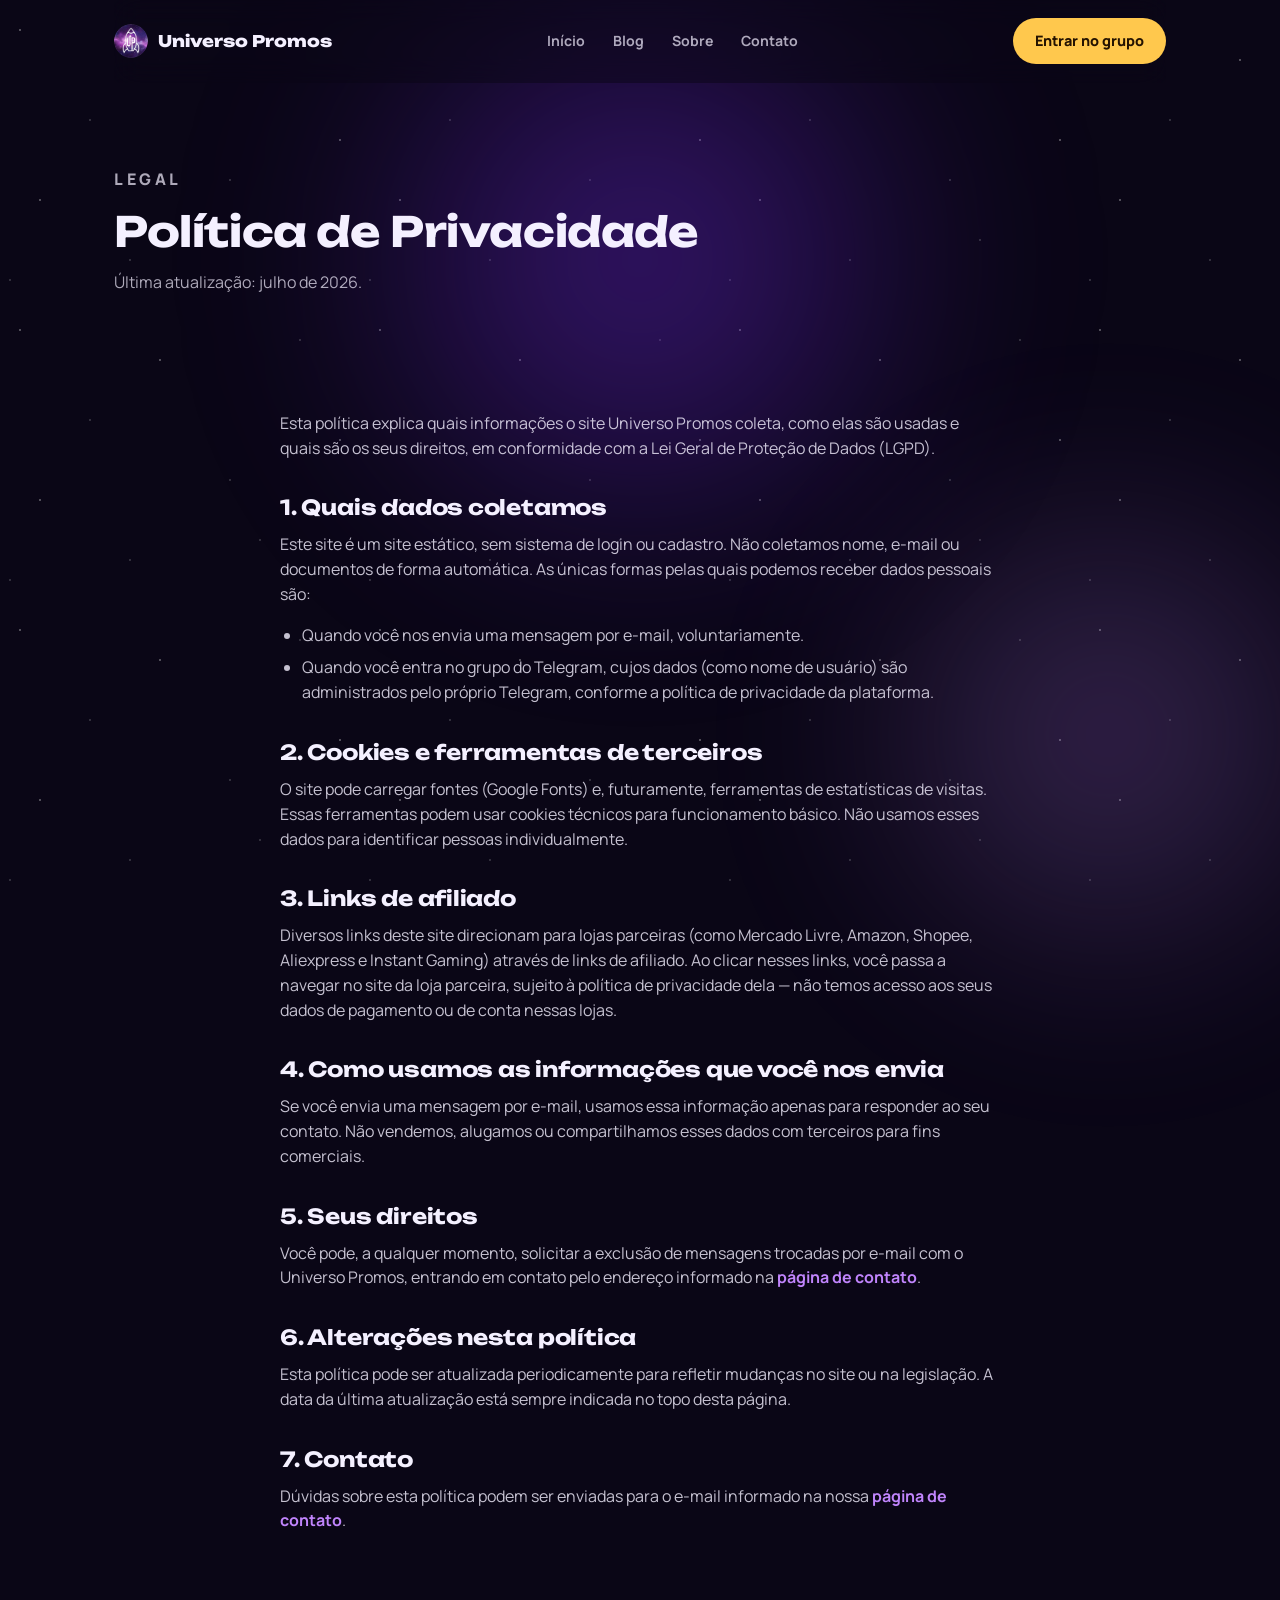
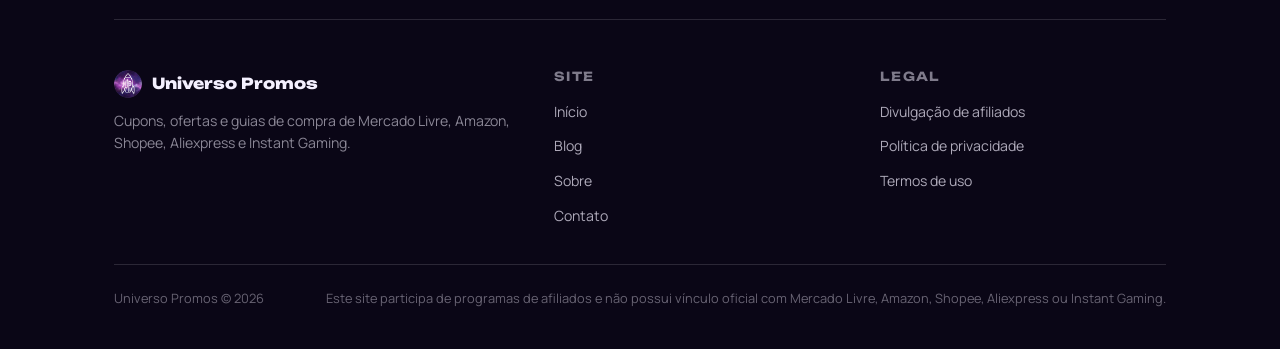
<file: privacidade.html>
<!DOCTYPE html>
<html lang="pt-BR">
<head>
<meta charset="UTF-8">
<meta name="viewport" content="width=device-width, initial-scale=1.0">
<title>Política de Privacidade — Universo Promos</title>
<meta name="description" content="Política de privacidade do Universo Promos: quais dados são coletados, como são usados e seus direitos como usuário.">
<link rel="preconnect" href="https://fonts.googleapis.com">
<link rel="preconnect" href="https://fonts.gstatic.com" crossorigin>
<link href="https://fonts.googleapis.com/css2?family=Unbounded:wght@400;600;800;900&family=Manrope:wght@400;500;600;700;800&display=swap" rel="stylesheet">
<link rel="stylesheet" href="assets/styles.css">
</head>
<body>

<div class="stars"></div>
<div class="glow-a"></div>
<div class="glow-b"></div>

<main>
  <div class="wrap">
    <header>
      <nav class="nav">
        <a class="brand" href="index.html">
          <img src="assets/logo.png" alt="Universo Promos">
          Universo Promos
        </a>
        <div class="nav-links">
          <a href="index.html">Início</a>
          <a href="blog/index.html">Blog</a>
          <a href="sobre.html">Sobre</a>
          <a href="contato.html">Contato</a>
        </div>
        <div class="nav-right">
          <a class="btn btn-primary" href="https://t.me/+qzWgET30uS9kYmZh" target="_blank" rel="noopener">Entrar no grupo</a>
        </div>
      </nav>
    </header>

    <section class="page-hero">
      <p class="eyebrow">Legal</p>
      <h1>Política de Privacidade</h1>
      <p>Última atualização: julho de 2026.</p>
    </section>

    <section>
      <div class="prose">
        <p>
          Esta política explica quais informações o site Universo Promos coleta, como elas são usadas e
          quais são os seus direitos, em conformidade com a Lei Geral de Proteção de Dados (LGPD).
        </p>

        <h2>1. Quais dados coletamos</h2>
        <p>
          Este site é um site estático, sem sistema de login ou cadastro. Não coletamos nome, e-mail ou
          documentos de forma automática. As únicas formas pelas quais podemos receber dados pessoais são:
        </p>
        <ul>
          <li>Quando você nos envia uma mensagem por e-mail, voluntariamente.</li>
          <li>Quando você entra no grupo do Telegram, cujos dados (como nome de usuário) são administrados pelo próprio Telegram, conforme a política de privacidade da plataforma.</li>
        </ul>

        <h2>2. Cookies e ferramentas de terceiros</h2>
        <p>
          O site pode carregar fontes (Google Fonts) e, futuramente, ferramentas de estatísticas de
          visitas. Essas ferramentas podem usar cookies técnicos para funcionamento básico. Não usamos
          esses dados para identificar pessoas individualmente.
        </p>

        <h2>3. Links de afiliado</h2>
        <p>
          Diversos links deste site direcionam para lojas parceiras (como Mercado Livre, Amazon, Shopee,
          Aliexpress e Instant Gaming) através de links de afiliado. Ao clicar nesses links, você passa a
          navegar no site da loja parceira, sujeito à política de privacidade dela — não temos acesso aos
          seus dados de pagamento ou de conta nessas lojas.
        </p>

        <h2>4. Como usamos as informações que você nos envia</h2>
        <p>
          Se você envia uma mensagem por e-mail, usamos essa informação apenas para responder ao seu
          contato. Não vendemos, alugamos ou compartilhamos esses dados com terceiros para fins
          comerciais.
        </p>

        <h2>5. Seus direitos</h2>
        <p>
          Você pode, a qualquer momento, solicitar a exclusão de mensagens trocadas por e-mail com o
          Universo Promos, entrando em contato pelo endereço informado na
          <a href="contato.html" style="color:var(--magenta); font-weight:700; text-decoration:none;">página de contato</a>.
        </p>

        <h2>6. Alterações nesta política</h2>
        <p>
          Esta política pode ser atualizada periodicamente para refletir mudanças no site ou na
          legislação. A data da última atualização está sempre indicada no topo desta página.
        </p>

        <h2>7. Contato</h2>
        <p>
          Dúvidas sobre esta política podem ser enviadas para o e-mail informado na nossa
          <a href="contato.html" style="color:var(--magenta); font-weight:700; text-decoration:none;">página de contato</a>.
        </p>
      </div>
    </section>

    <footer>
      <div class="footer-grid">
        <div class="footer-col">
          <div class="footer-brand"><img src="assets/logo.png" alt="Universo Promos"> Universo Promos</div>
          <p>Cupons, ofertas e guias de compra de Mercado Livre, Amazon, Shopee, Aliexpress e Instant Gaming.</p>
        </div>
        <div class="footer-col">
          <h4>Site</h4>
          <ul>
            <li><a href="index.html">Início</a></li>
            <li><a href="blog/index.html">Blog</a></li>
            <li><a href="sobre.html">Sobre</a></li>
            <li><a href="contato.html">Contato</a></li>
          </ul>
        </div>
        <div class="footer-col">
          <h4>Legal</h4>
          <ul>
            <li><a href="afiliados.html">Divulgação de afiliados</a></li>
            <li><a href="privacidade.html">Política de privacidade</a></li>
            <li><a href="termos.html">Termos de uso</a></li>
          </ul>
        </div>
      </div>
      <div class="footer-bottom">
        <span>Universo Promos © 2026</span>
        <span>Este site participa de programas de afiliados e não possui vínculo oficial com Mercado Livre, Amazon, Shopee, Aliexpress ou Instant Gaming.</span>
      </div>
    </footer>
  </div>
</main>

</body>
</html>
</file>
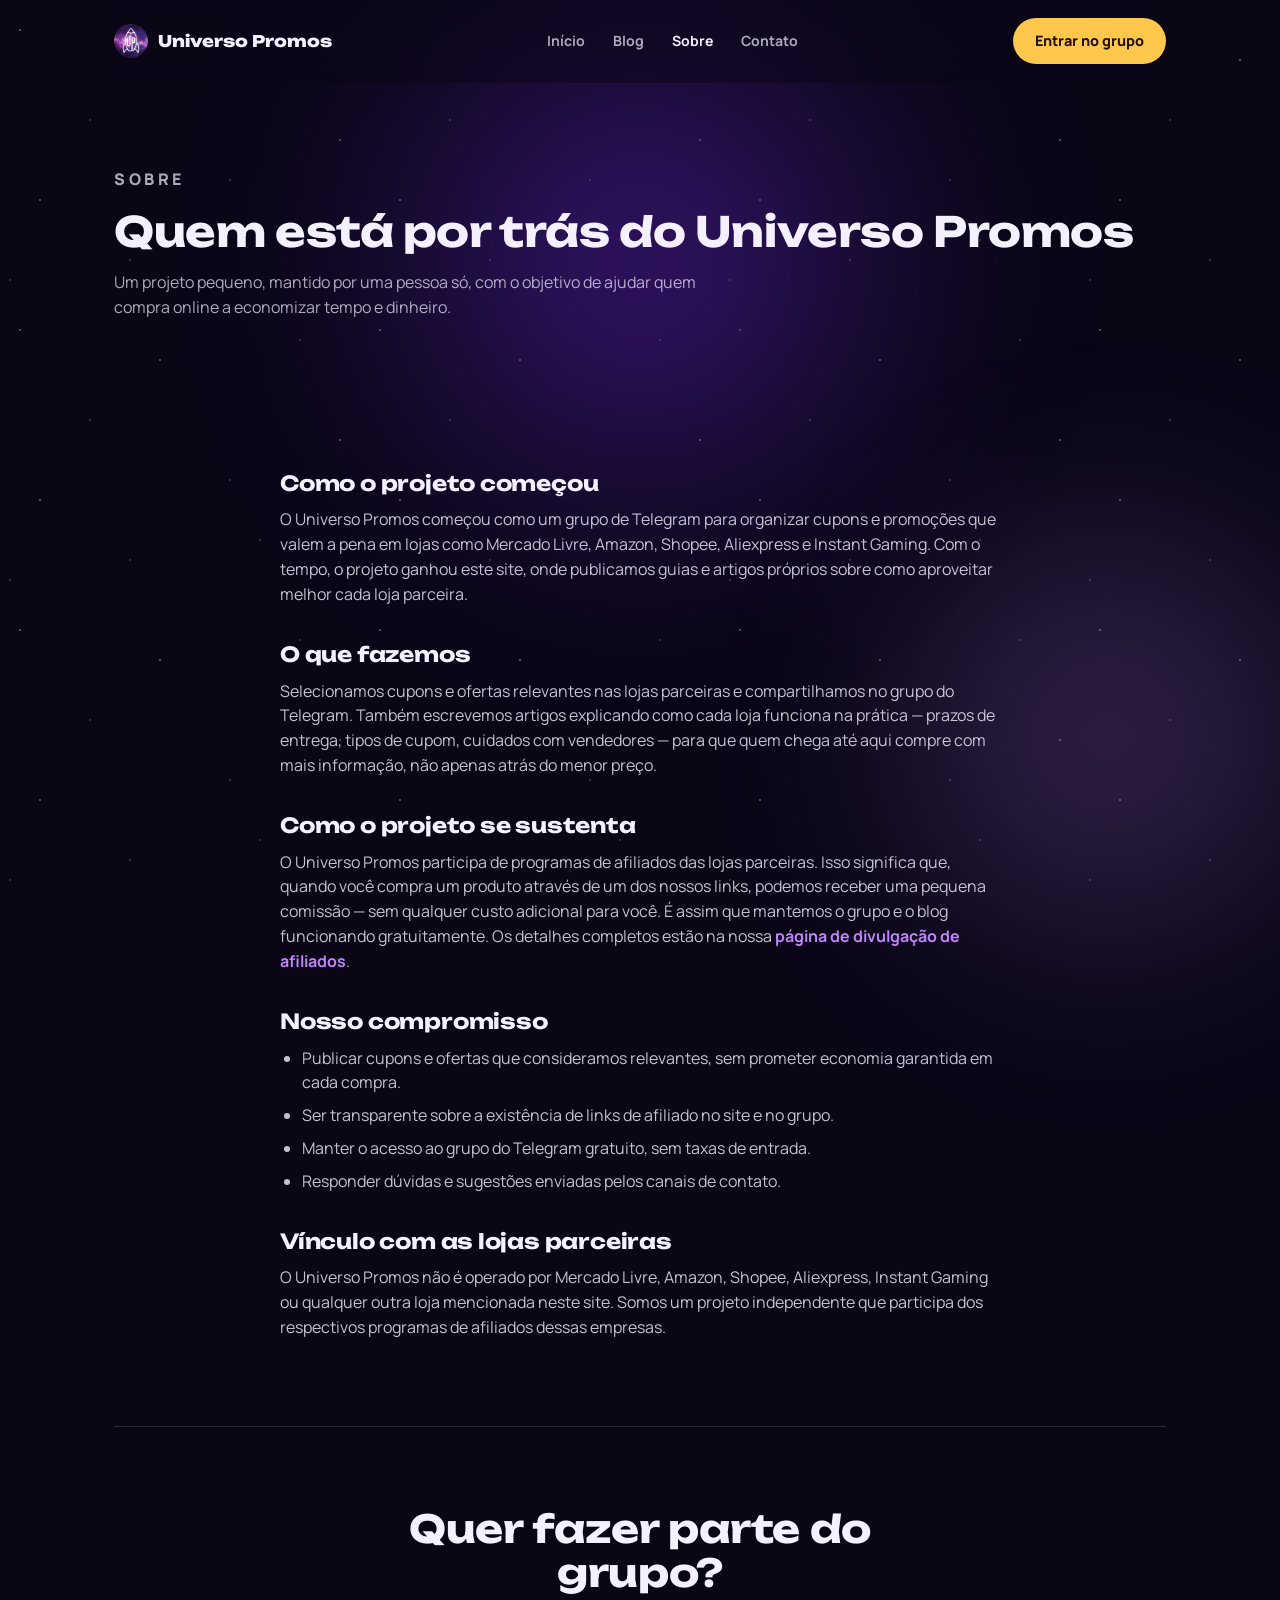
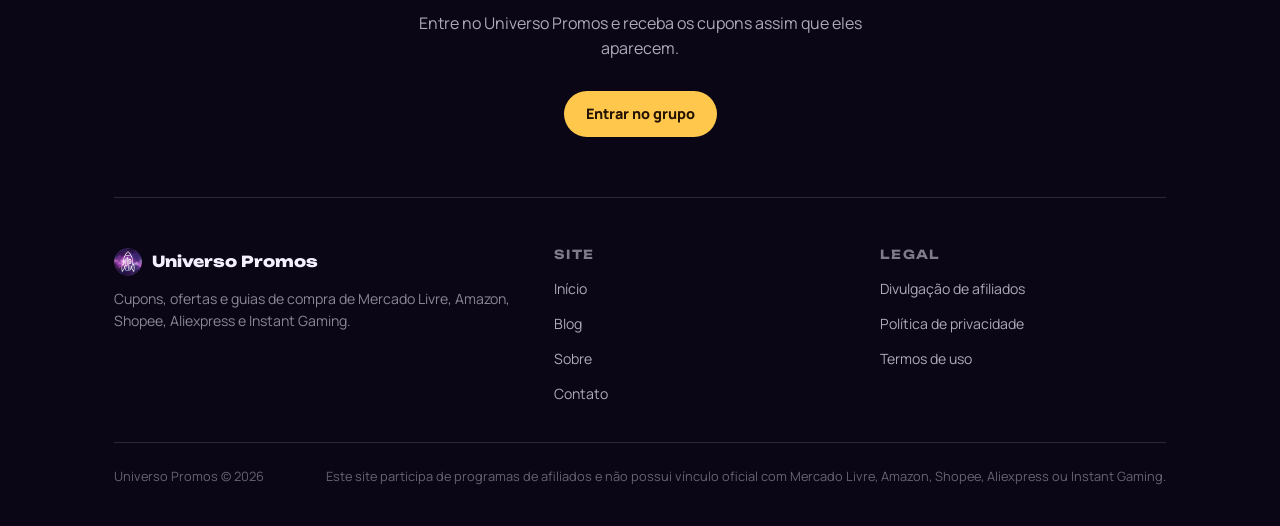
<file: sobre.html>
<!DOCTYPE html>
<html lang="pt-BR">
<head>
<meta charset="UTF-8">
<meta name="viewport" content="width=device-width, initial-scale=1.0">
<title>Sobre — Universo Promos</title>
<meta name="description" content="Conheça o Universo Promos: quem mantém o projeto, como ele funciona e qual o compromisso com quem acompanha o grupo e o blog.">
<link rel="preconnect" href="https://fonts.googleapis.com">
<link rel="preconnect" href="https://fonts.gstatic.com" crossorigin>
<link href="https://fonts.googleapis.com/css2?family=Unbounded:wght@400;600;800;900&family=Manrope:wght@400;500;600;700;800&display=swap" rel="stylesheet">
<link rel="stylesheet" href="assets/styles.css">
</head>
<body>

<div class="stars"></div>
<div class="glow-a"></div>
<div class="glow-b"></div>

<main>
  <div class="wrap">
    <header>
      <nav class="nav">
        <a class="brand" href="index.html">
          <img src="assets/logo.png" alt="Universo Promos">
          Universo Promos
        </a>
        <div class="nav-links">
          <a href="index.html">Início</a>
          <a href="blog/index.html">Blog</a>
          <a href="sobre.html" class="active">Sobre</a>
          <a href="contato.html">Contato</a>
        </div>
        <div class="nav-right">
          <a class="btn btn-primary" href="https://t.me/+qzWgET30uS9kYmZh" target="_blank" rel="noopener">Entrar no grupo</a>
        </div>
      </nav>
    </header>

    <section class="page-hero">
      <p class="eyebrow">Sobre</p>
      <h1>Quem está por trás do Universo Promos</h1>
      <p>Um projeto pequeno, mantido por uma pessoa só, com o objetivo de ajudar quem compra online a economizar tempo e dinheiro.</p>
    </section>

    <section>
      <div class="prose">
        <h2>Como o projeto começou</h2>
        <p>
          O Universo Promos começou como um grupo de Telegram para organizar cupons e promoções que valem
          a pena em lojas como Mercado Livre, Amazon, Shopee, Aliexpress e Instant Gaming. Com o tempo, o
          projeto ganhou este site, onde publicamos guias e artigos próprios sobre como aproveitar melhor
          cada loja parceira.
        </p>

        <h2>O que fazemos</h2>
        <p>
          Selecionamos cupons e ofertas relevantes nas lojas parceiras e compartilhamos no grupo do
          Telegram. Também escrevemos artigos explicando como cada loja funciona na prática — prazos de
          entrega, tipos de cupom, cuidados com vendedores — para que quem chega até aqui compre com mais
          informação, não apenas atrás do menor preço.
        </p>

        <h2>Como o projeto se sustenta</h2>
        <p>
          O Universo Promos participa de programas de afiliados das lojas parceiras. Isso significa que,
          quando você compra um produto através de um dos nossos links, podemos receber uma pequena
          comissão — sem qualquer custo adicional para você. É assim que mantemos o grupo e o blog
          funcionando gratuitamente. Os detalhes completos estão na nossa
          <a href="afiliados.html" style="color:var(--magenta); font-weight:700; text-decoration:none;">página de divulgação de afiliados</a>.
        </p>

        <h2>Nosso compromisso</h2>
        <ul>
          <li>Publicar cupons e ofertas que consideramos relevantes, sem prometer economia garantida em cada compra.</li>
          <li>Ser transparente sobre a existência de links de afiliado no site e no grupo.</li>
          <li>Manter o acesso ao grupo do Telegram gratuito, sem taxas de entrada.</li>
          <li>Responder dúvidas e sugestões enviadas pelos canais de contato.</li>
        </ul>

        <h2>Vínculo com as lojas parceiras</h2>
        <p>
          O Universo Promos não é operado por Mercado Livre, Amazon, Shopee, Aliexpress, Instant Gaming ou
          qualquer outra loja mencionada neste site. Somos um projeto independente que participa dos
          respectivos programas de afiliados dessas empresas.
        </p>
      </div>
    </section>

    <section class="final-cta">
      <h2>Quer fazer parte do grupo?</h2>
      <p>Entre no Universo Promos e receba os cupons assim que eles aparecem.</p>
      <a class="btn btn-primary" href="https://t.me/+qzWgET30uS9kYmZh" target="_blank" rel="noopener">Entrar no grupo</a>
    </section>

    <footer>
      <div class="footer-grid">
        <div class="footer-col">
          <div class="footer-brand"><img src="assets/logo.png" alt="Universo Promos"> Universo Promos</div>
          <p>Cupons, ofertas e guias de compra de Mercado Livre, Amazon, Shopee, Aliexpress e Instant Gaming.</p>
        </div>
        <div class="footer-col">
          <h4>Site</h4>
          <ul>
            <li><a href="index.html">Início</a></li>
            <li><a href="blog/index.html">Blog</a></li>
            <li><a href="sobre.html">Sobre</a></li>
            <li><a href="contato.html">Contato</a></li>
          </ul>
        </div>
        <div class="footer-col">
          <h4>Legal</h4>
          <ul>
            <li><a href="afiliados.html">Divulgação de afiliados</a></li>
            <li><a href="privacidade.html">Política de privacidade</a></li>
            <li><a href="termos.html">Termos de uso</a></li>
          </ul>
        </div>
      </div>
      <div class="footer-bottom">
        <span>Universo Promos © 2026</span>
        <span>Este site participa de programas de afiliados e não possui vínculo oficial com Mercado Livre, Amazon, Shopee, Aliexpress ou Instant Gaming.</span>
      </div>
    </footer>
  </div>
</main>

</body>
</html>
</file>
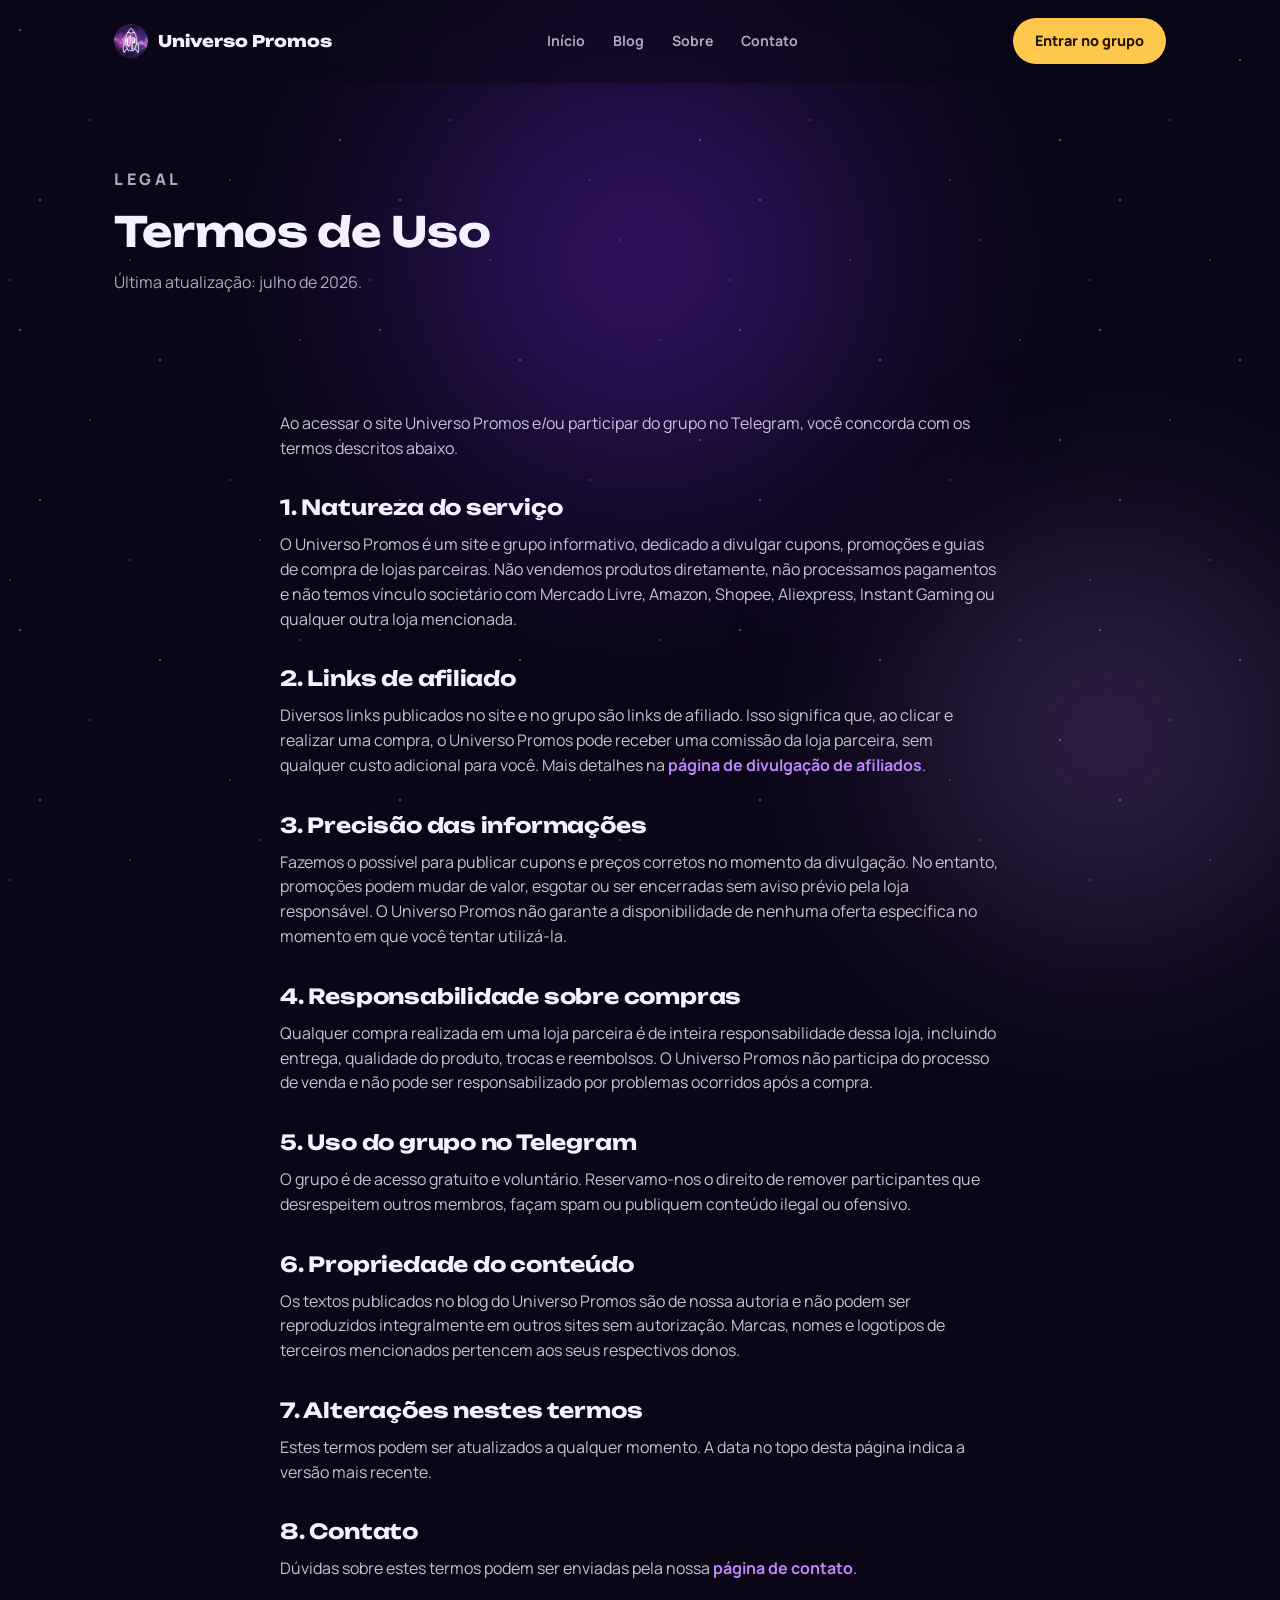
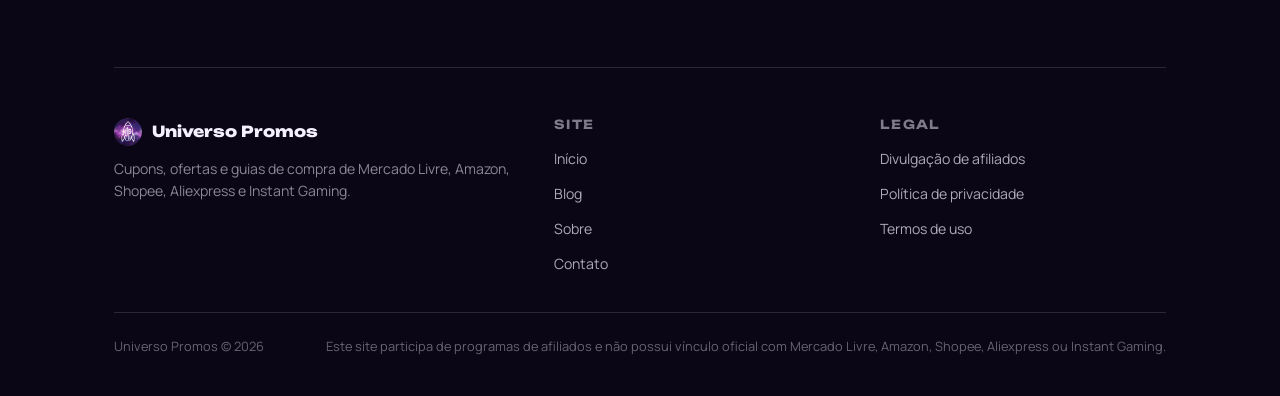
<file: termos.html>
<!DOCTYPE html>
<html lang="pt-BR">
<head>
<meta charset="UTF-8">
<meta name="viewport" content="width=device-width, initial-scale=1.0">
<title>Termos de Uso — Universo Promos</title>
<meta name="description" content="Termos de uso do site e do grupo do Telegram Universo Promos.">
<link rel="preconnect" href="https://fonts.googleapis.com">
<link rel="preconnect" href="https://fonts.gstatic.com" crossorigin>
<link href="https://fonts.googleapis.com/css2?family=Unbounded:wght@400;600;800;900&family=Manrope:wght@400;500;600;700;800&display=swap" rel="stylesheet">
<link rel="stylesheet" href="assets/styles.css">
</head>
<body>

<div class="stars"></div>
<div class="glow-a"></div>
<div class="glow-b"></div>

<main>
  <div class="wrap">
    <header>
      <nav class="nav">
        <a class="brand" href="index.html">
          <img src="assets/logo.png" alt="Universo Promos">
          Universo Promos
        </a>
        <div class="nav-links">
          <a href="index.html">Início</a>
          <a href="blog/index.html">Blog</a>
          <a href="sobre.html">Sobre</a>
          <a href="contato.html">Contato</a>
        </div>
        <div class="nav-right">
          <a class="btn btn-primary" href="https://t.me/+qzWgET30uS9kYmZh" target="_blank" rel="noopener">Entrar no grupo</a>
        </div>
      </nav>
    </header>

    <section class="page-hero">
      <p class="eyebrow">Legal</p>
      <h1>Termos de Uso</h1>
      <p>Última atualização: julho de 2026.</p>
    </section>

    <section>
      <div class="prose">
        <p>
          Ao acessar o site Universo Promos e/ou participar do grupo no Telegram, você concorda com os
          termos descritos abaixo.
        </p>

        <h2>1. Natureza do serviço</h2>
        <p>
          O Universo Promos é um site e grupo informativo, dedicado a divulgar cupons, promoções e guias
          de compra de lojas parceiras. Não vendemos produtos diretamente, não processamos pagamentos e não
          temos vínculo societário com Mercado Livre, Amazon, Shopee, Aliexpress, Instant Gaming ou
          qualquer outra loja mencionada.
        </p>

        <h2>2. Links de afiliado</h2>
        <p>
          Diversos links publicados no site e no grupo são links de afiliado. Isso significa que, ao
          clicar e realizar uma compra, o Universo Promos pode receber uma comissão da loja parceira, sem
          qualquer custo adicional para você. Mais detalhes na
          <a href="afiliados.html" style="color:var(--magenta); font-weight:700; text-decoration:none;">página de divulgação de afiliados</a>.
        </p>

        <h2>3. Precisão das informações</h2>
        <p>
          Fazemos o possível para publicar cupons e preços corretos no momento da divulgação. No entanto,
          promoções podem mudar de valor, esgotar ou ser encerradas sem aviso prévio pela loja responsável.
          O Universo Promos não garante a disponibilidade de nenhuma oferta específica no momento em que
          você tentar utilizá-la.
        </p>

        <h2>4. Responsabilidade sobre compras</h2>
        <p>
          Qualquer compra realizada em uma loja parceira é de inteira responsabilidade dessa loja,
          incluindo entrega, qualidade do produto, trocas e reembolsos. O Universo Promos não participa do
          processo de venda e não pode ser responsabilizado por problemas ocorridos após a compra.
        </p>

        <h2>5. Uso do grupo no Telegram</h2>
        <p>
          O grupo é de acesso gratuito e voluntário. Reservamo-nos o direito de remover participantes que
          desrespeitem outros membros, façam spam ou publiquem conteúdo ilegal ou ofensivo.
        </p>

        <h2>6. Propriedade do conteúdo</h2>
        <p>
          Os textos publicados no blog do Universo Promos são de nossa autoria e não podem ser
          reproduzidos integralmente em outros sites sem autorização. Marcas, nomes e logotipos de
          terceiros mencionados pertencem aos seus respectivos donos.
        </p>

        <h2>7. Alterações nestes termos</h2>
        <p>
          Estes termos podem ser atualizados a qualquer momento. A data no topo desta página indica a
          versão mais recente.
        </p>

        <h2>8. Contato</h2>
        <p>
          Dúvidas sobre estes termos podem ser enviadas pela nossa
          <a href="contato.html" style="color:var(--magenta); font-weight:700; text-decoration:none;">página de contato</a>.
        </p>
      </div>
    </section>

    <footer>
      <div class="footer-grid">
        <div class="footer-col">
          <div class="footer-brand"><img src="assets/logo.png" alt="Universo Promos"> Universo Promos</div>
          <p>Cupons, ofertas e guias de compra de Mercado Livre, Amazon, Shopee, Aliexpress e Instant Gaming.</p>
        </div>
        <div class="footer-col">
          <h4>Site</h4>
          <ul>
            <li><a href="index.html">Início</a></li>
            <li><a href="blog/index.html">Blog</a></li>
            <li><a href="sobre.html">Sobre</a></li>
            <li><a href="contato.html">Contato</a></li>
          </ul>
        </div>
        <div class="footer-col">
          <h4>Legal</h4>
          <ul>
            <li><a href="afiliados.html">Divulgação de afiliados</a></li>
            <li><a href="privacidade.html">Política de privacidade</a></li>
            <li><a href="termos.html">Termos de uso</a></li>
          </ul>
        </div>
      </div>
      <div class="footer-bottom">
        <span>Universo Promos © 2026</span>
        <span>Este site participa de programas de afiliados e não possui vínculo oficial com Mercado Livre, Amazon, Shopee, Aliexpress ou Instant Gaming.</span>
      </div>
    </footer>
  </div>
</main>

</body>
</html>
</file>
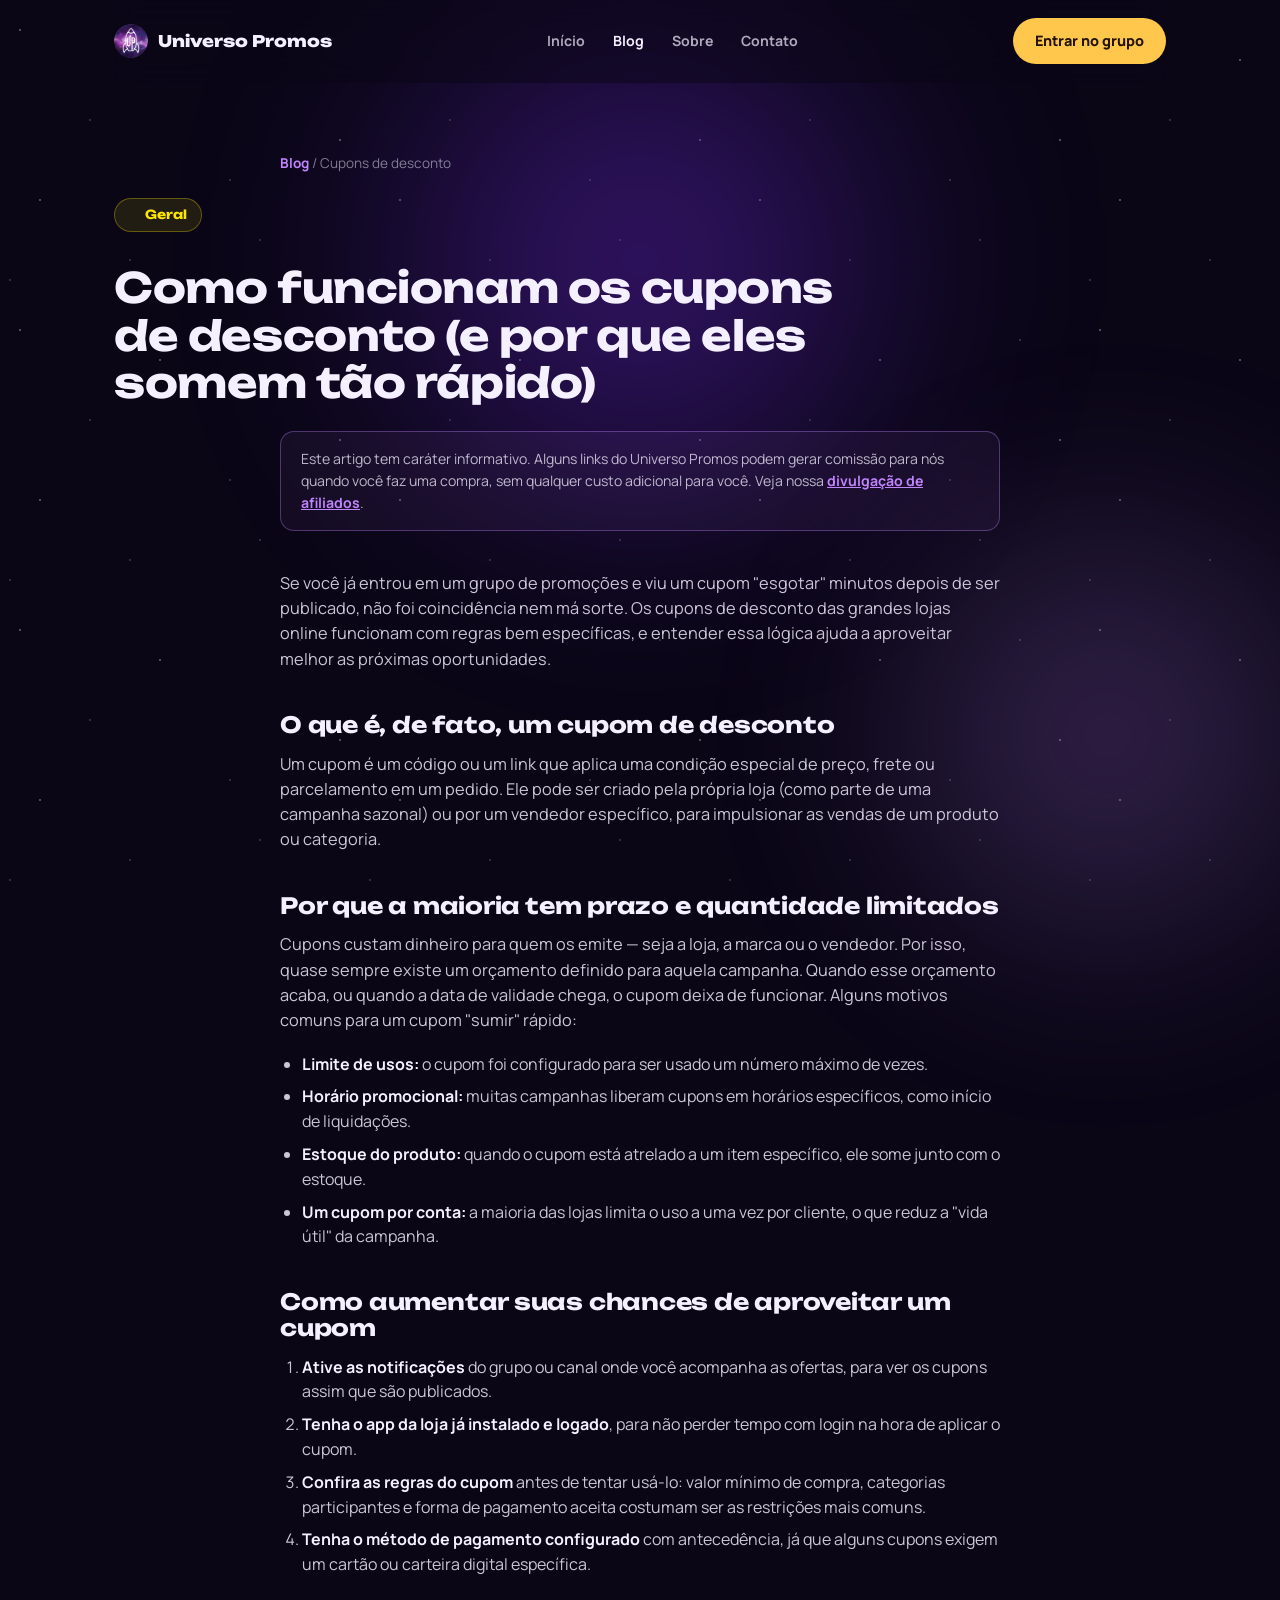
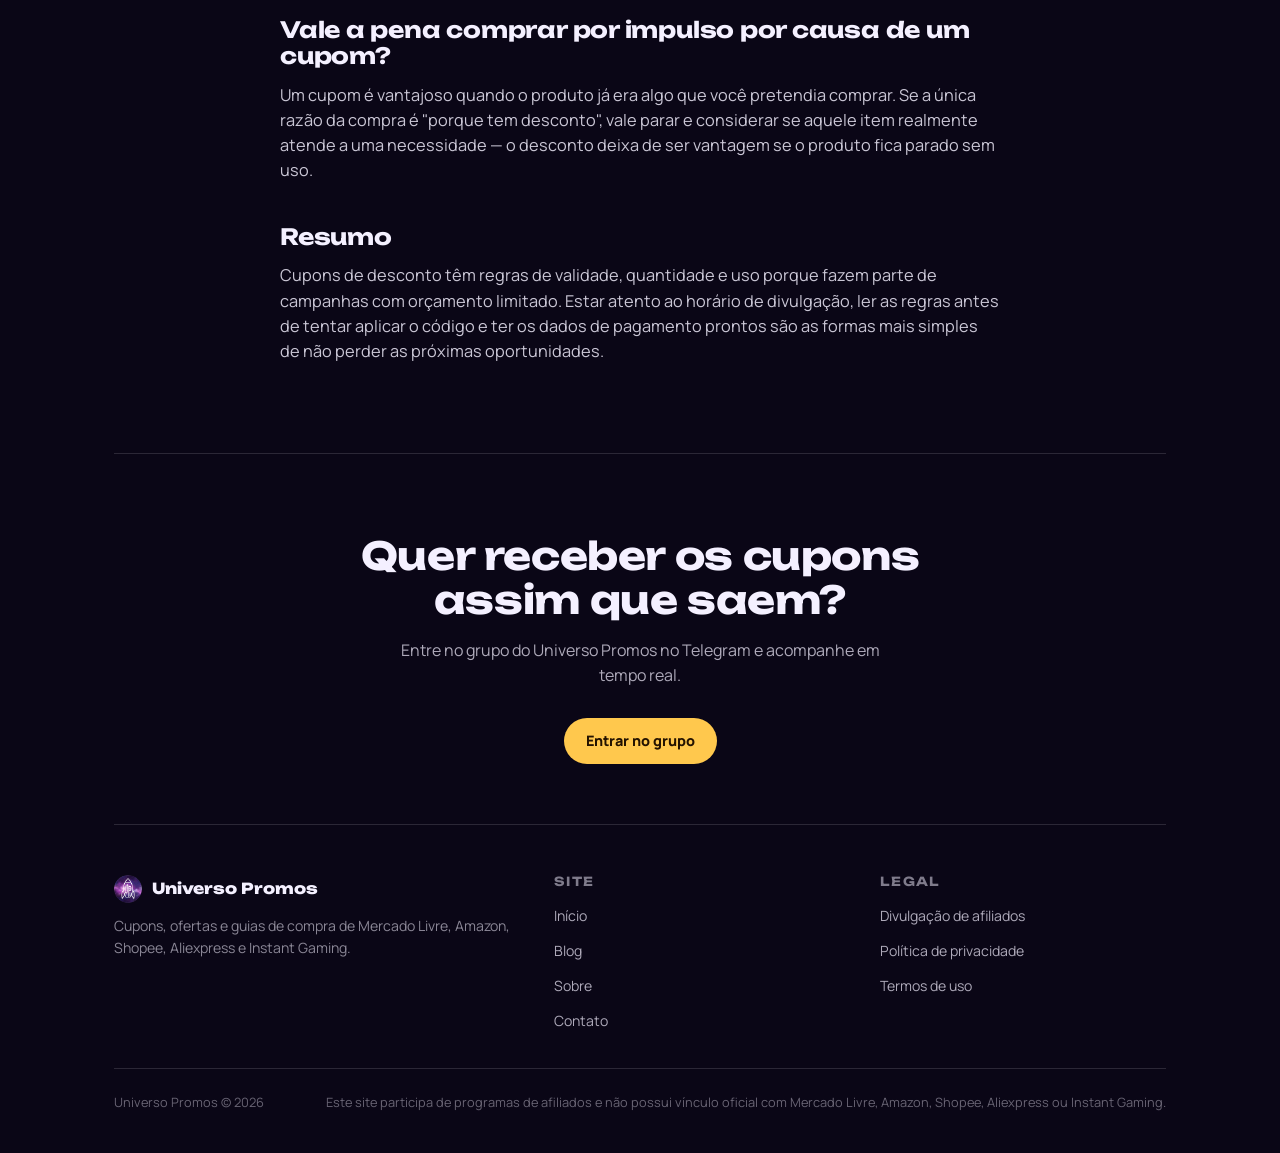
<file: blog/como-funcionam-cupons-de-desconto.html>
<!DOCTYPE html>
<html lang="pt-BR">
<head>
<meta charset="UTF-8">
<meta name="viewport" content="width=device-width, initial-scale=1.0">
<title>Como funcionam os cupons de desconto — Universo Promos</title>
<meta name="description" content="Entenda como funcionam os cupons de desconto nas lojas online, por que eles têm prazo e estoque limitados, e como aumentar suas chances de aproveitá-los.">
<link rel="preconnect" href="https://fonts.googleapis.com">
<link rel="preconnect" href="https://fonts.gstatic.com" crossorigin>
<link href="https://fonts.googleapis.com/css2?family=Unbounded:wght@400;600;800;900&family=Manrope:wght@400;500;600;700;800&display=swap" rel="stylesheet">
<link rel="stylesheet" href="../assets/styles.css">
</head>
<body>

<div class="stars"></div>
<div class="glow-a"></div>
<div class="glow-b"></div>

<main>
  <div class="wrap">
    <header>
      <nav class="nav">
        <a class="brand" href="../index.html">
          <img src="../assets/logo.png" alt="Universo Promos">
          Universo Promos
        </a>
        <div class="nav-links">
          <a href="../index.html">Início</a>
          <a href="index.html" class="active">Blog</a>
          <a href="../sobre.html">Sobre</a>
          <a href="../contato.html">Contato</a>
        </div>
        <div class="nav-right">
          <a class="btn btn-primary" href="https://t.me/+qzWgET30uS9kYmZh" target="_blank" rel="noopener">Entrar no grupo</a>
        </div>
      </nav>
    </header>

    <section class="page-hero" style="padding-bottom:0;">
      <div class="breadcrumb"><a href="index.html">Blog</a> / Cupons de desconto</div>
      <span class="platform-tag ml" style="margin-left:0;"><span class="dot"></span>Geral</span>
      <h1 style="max-width:720px; margin-top:14px;">Como funcionam os cupons de desconto (e por que eles somem tão rápido)</h1>
    </section>

    <section style="padding-top:24px;">
      <div class="disclosure-note">
        Este artigo tem caráter informativo. Alguns links do Universo Promos podem gerar comissão para
        nós quando você faz uma compra, sem qualquer custo adicional para você. Veja nossa
        <a href="../afiliados.html" style="color:var(--magenta); font-weight:700;">divulgação de afiliados</a>.
      </div>

      <div class="article-body">
        <p>
          Se você já entrou em um grupo de promoções e viu um cupom "esgotar" minutos depois de ser
          publicado, não foi coincidência nem má sorte. Os cupons de desconto das grandes lojas online
          funcionam com regras bem específicas, e entender essa lógica ajuda a aproveitar melhor as
          próximas oportunidades.
        </p>

        <h2>O que é, de fato, um cupom de desconto</h2>
        <p>
          Um cupom é um código ou um link que aplica uma condição especial de preço, frete ou parcelamento
          em um pedido. Ele pode ser criado pela própria loja (como parte de uma campanha sazonal) ou por um
          vendedor específico, para impulsionar as vendas de um produto ou categoria.
        </p>

        <h2>Por que a maioria tem prazo e quantidade limitados</h2>
        <p>
          Cupons custam dinheiro para quem os emite — seja a loja, a marca ou o vendedor. Por isso, quase
          sempre existe um orçamento definido para aquela campanha. Quando esse orçamento acaba, ou quando
          a data de validade chega, o cupom deixa de funcionar. Alguns motivos comuns para um cupom
          "sumir" rápido:
        </p>
        <ul>
          <li><strong>Limite de usos:</strong> o cupom foi configurado para ser usado um número máximo de vezes.</li>
          <li><strong>Horário promocional:</strong> muitas campanhas liberam cupons em horários específicos, como início de liquidações.</li>
          <li><strong>Estoque do produto:</strong> quando o cupom está atrelado a um item específico, ele some junto com o estoque.</li>
          <li><strong>Um cupom por conta:</strong> a maioria das lojas limita o uso a uma vez por cliente, o que reduz a "vida útil" da campanha.</li>
        </ul>

        <h2>Como aumentar suas chances de aproveitar um cupom</h2>
        <ol>
          <li><strong>Ative as notificações</strong> do grupo ou canal onde você acompanha as ofertas, para ver os cupons assim que são publicados.</li>
          <li><strong>Tenha o app da loja já instalado e logado</strong>, para não perder tempo com login na hora de aplicar o cupom.</li>
          <li><strong>Confira as regras do cupom</strong> antes de tentar usá-lo: valor mínimo de compra, categorias participantes e forma de pagamento aceita costumam ser as restrições mais comuns.</li>
          <li><strong>Tenha o método de pagamento configurado</strong> com antecedência, já que alguns cupons exigem um cartão ou carteira digital específica.</li>
        </ol>

        <h2>Vale a pena comprar por impulso por causa de um cupom?</h2>
        <p>
          Um cupom é vantajoso quando o produto já era algo que você pretendia comprar. Se a única razão
          da compra é "porque tem desconto", vale parar e considerar se aquele item realmente atende a uma
          necessidade — o desconto deixa de ser vantagem se o produto fica parado sem uso.
        </p>

        <h2>Resumo</h2>
        <p>
          Cupons de desconto têm regras de validade, quantidade e uso porque fazem parte de campanhas com
          orçamento limitado. Estar atento ao horário de divulgação, ler as regras antes de tentar aplicar
          o código e ter os dados de pagamento prontos são as formas mais simples de não perder as
          próximas oportunidades.
        </p>
      </div>
    </section>

    <section class="final-cta">
      <h2>Quer receber os cupons assim que saem?</h2>
      <p>Entre no grupo do Universo Promos no Telegram e acompanhe em tempo real.</p>
      <a class="btn btn-primary" href="https://t.me/+qzWgET30uS9kYmZh" target="_blank" rel="noopener">Entrar no grupo</a>
    </section>

    <footer>
      <div class="footer-grid">
        <div class="footer-col">
          <div class="footer-brand"><img src="../assets/logo.png" alt="Universo Promos"> Universo Promos</div>
          <p>Cupons, ofertas e guias de compra de Mercado Livre, Amazon, Shopee, Aliexpress e Instant Gaming.</p>
        </div>
        <div class="footer-col">
          <h4>Site</h4>
          <ul>
            <li><a href="../index.html">Início</a></li>
            <li><a href="index.html">Blog</a></li>
            <li><a href="../sobre.html">Sobre</a></li>
            <li><a href="../contato.html">Contato</a></li>
          </ul>
        </div>
        <div class="footer-col">
          <h4>Legal</h4>
          <ul>
            <li><a href="../afiliados.html">Divulgação de afiliados</a></li>
            <li><a href="../privacidade.html">Política de privacidade</a></li>
            <li><a href="../termos.html">Termos de uso</a></li>
          </ul>
        </div>
      </div>
      <div class="footer-bottom">
        <span>Universo Promos © 2026</span>
        <span>Este site participa de programas de afiliados e não possui vínculo oficial com Mercado Livre, Amazon, Shopee, Aliexpress ou Instant Gaming.</span>
      </div>
    </footer>
  </div>
</main>

</body>
</html>
</file>
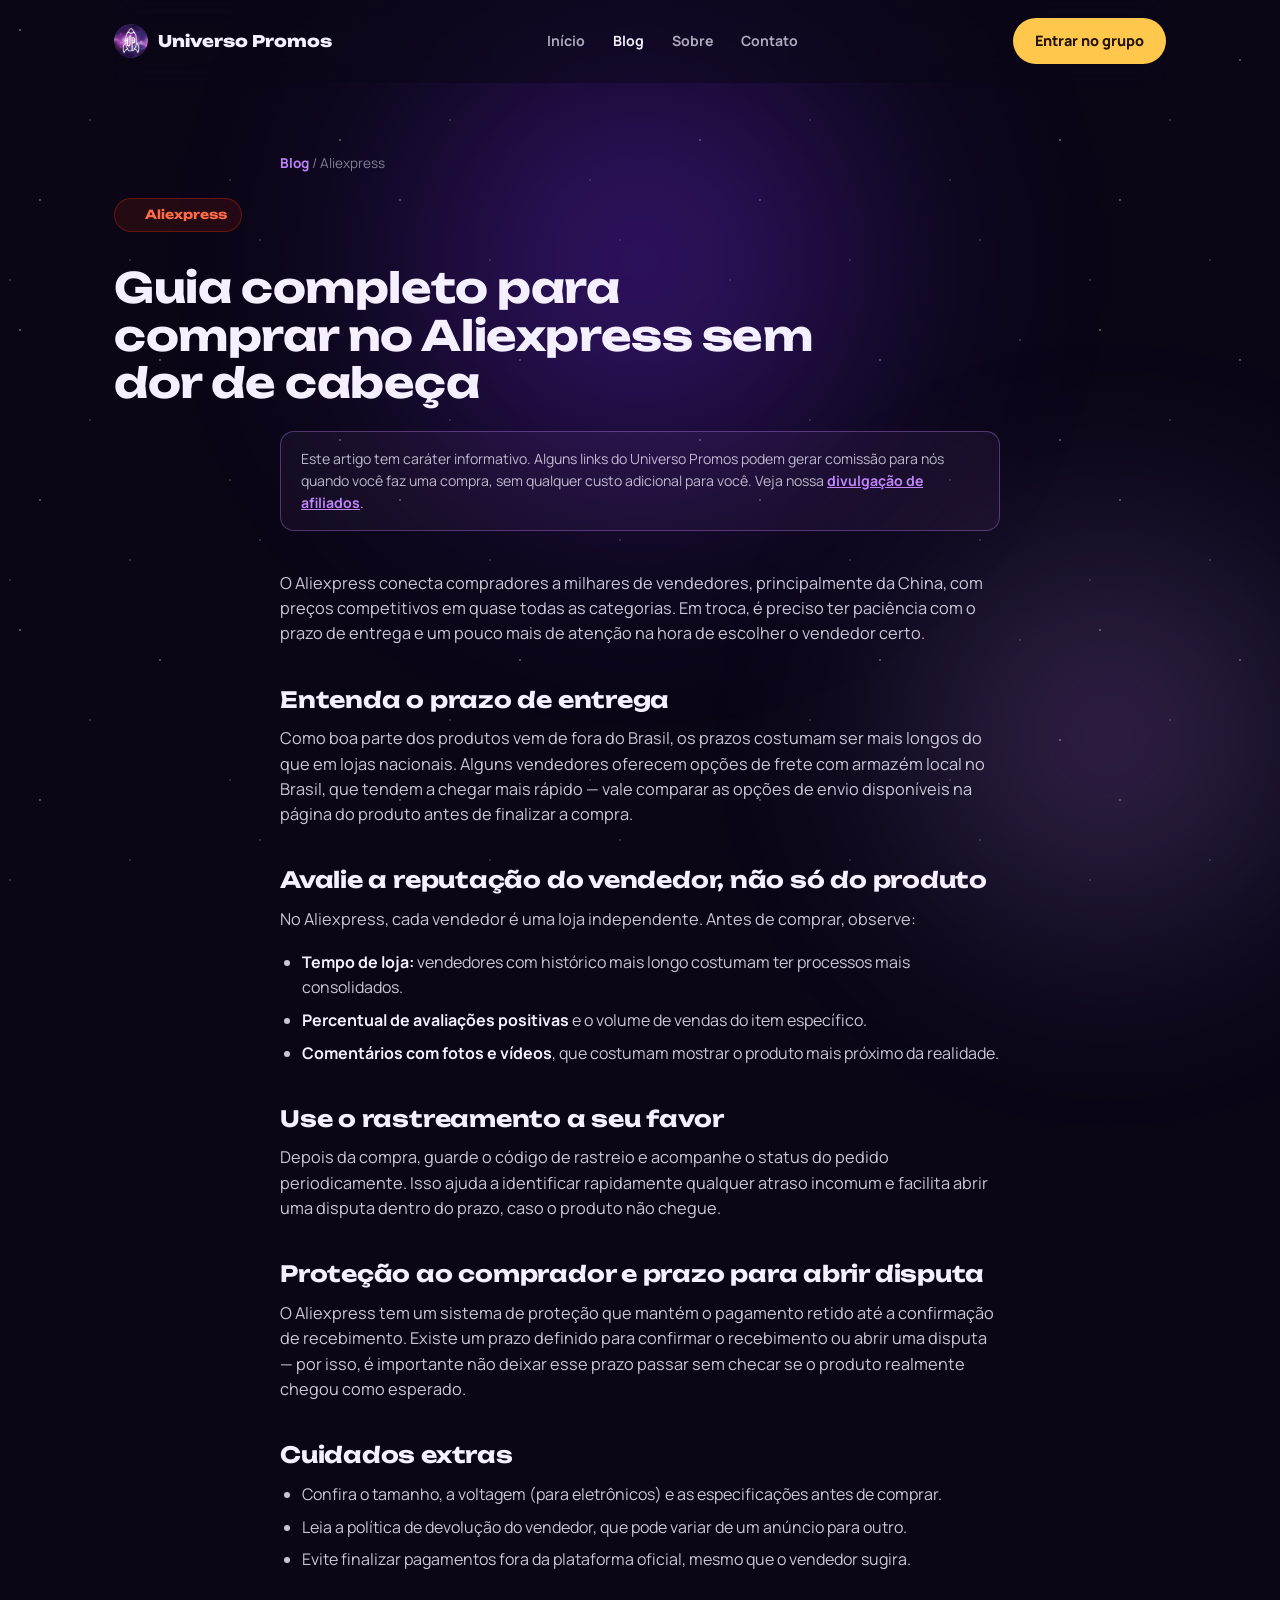
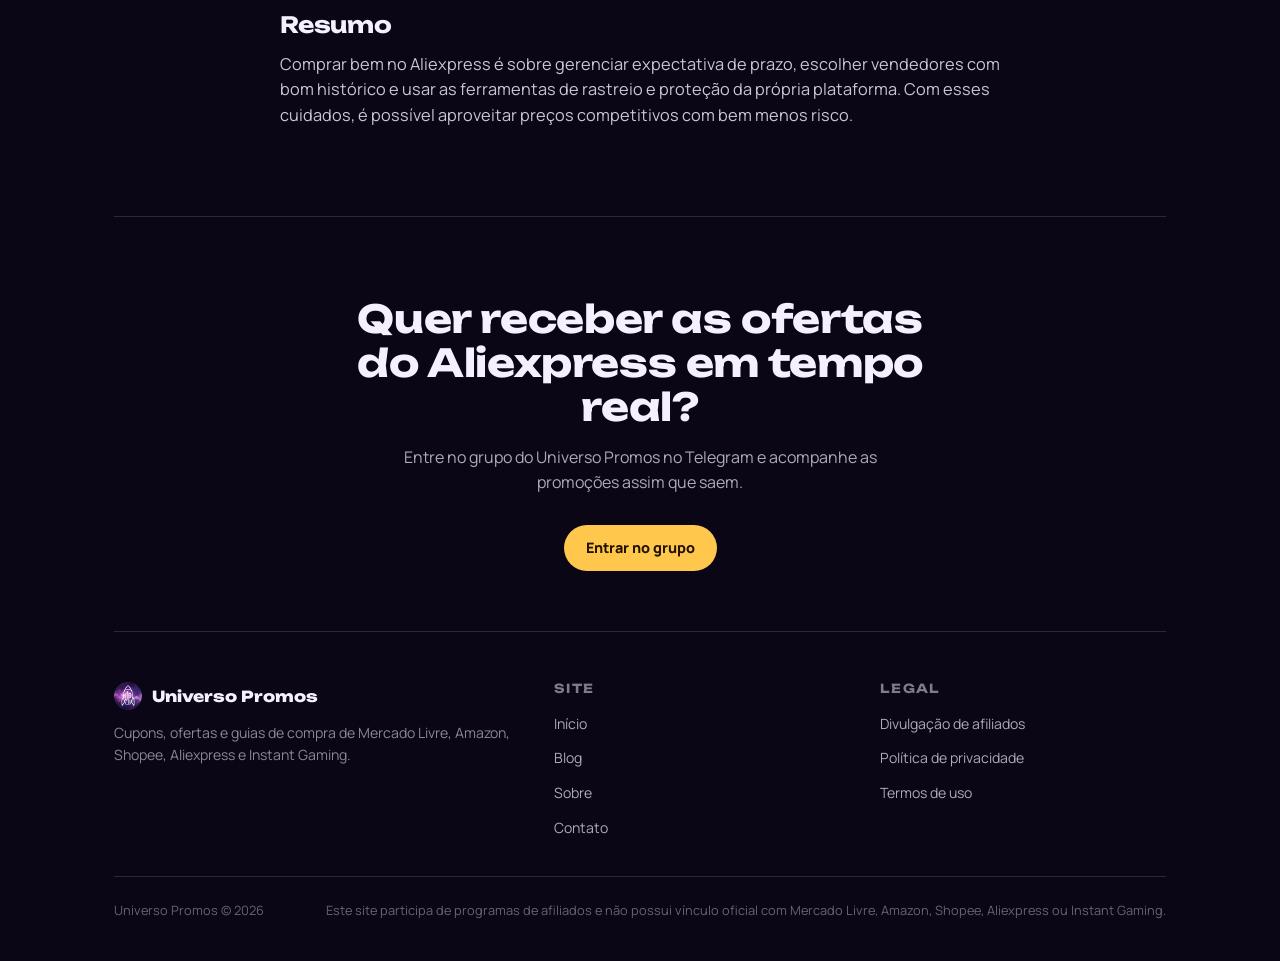
<file: blog/guia-compras-aliexpress.html>
<!DOCTYPE html>
<html lang="pt-BR">
<head>
<meta charset="UTF-8">
<meta name="viewport" content="width=device-width, initial-scale=1.0">
<title>Guia completo para comprar no Aliexpress — Universo Promos</title>
<meta name="description" content="Prazos de entrega, rastreio, avaliação de vendedores e cuidados essenciais para comprar no Aliexpress sem dor de cabeça.">
<link rel="preconnect" href="https://fonts.googleapis.com">
<link rel="preconnect" href="https://fonts.gstatic.com" crossorigin>
<link href="https://fonts.googleapis.com/css2?family=Unbounded:wght@400;600;800;900&family=Manrope:wght@400;500;600;700;800&display=swap" rel="stylesheet">
<link rel="stylesheet" href="../assets/styles.css">
</head>
<body>

<div class="stars"></div>
<div class="glow-a"></div>
<div class="glow-b"></div>

<main>
  <div class="wrap">
    <header>
      <nav class="nav">
        <a class="brand" href="../index.html">
          <img src="../assets/logo.png" alt="Universo Promos">
          Universo Promos
        </a>
        <div class="nav-links">
          <a href="../index.html">Início</a>
          <a href="index.html" class="active">Blog</a>
          <a href="../sobre.html">Sobre</a>
          <a href="../contato.html">Contato</a>
        </div>
        <div class="nav-right">
          <a class="btn btn-primary" href="https://t.me/+qzWgET30uS9kYmZh" target="_blank" rel="noopener">Entrar no grupo</a>
        </div>
      </nav>
    </header>

    <section class="page-hero" style="padding-bottom:0;">
      <div class="breadcrumb"><a href="index.html">Blog</a> / Aliexpress</div>
      <span class="platform-tag aliexpress" style="margin-left:0;"><span class="dot"></span>Aliexpress</span>
      <h1 style="max-width:720px; margin-top:14px;">Guia completo para comprar no Aliexpress sem dor de cabeça</h1>
    </section>

    <section style="padding-top:24px;">
      <div class="disclosure-note">
        Este artigo tem caráter informativo. Alguns links do Universo Promos podem gerar comissão para
        nós quando você faz uma compra, sem qualquer custo adicional para você. Veja nossa
        <a href="../afiliados.html" style="color:var(--magenta); font-weight:700;">divulgação de afiliados</a>.
      </div>

      <div class="article-body">
        <p>
          O Aliexpress conecta compradores a milhares de vendedores, principalmente da China, com preços
          competitivos em quase todas as categorias. Em troca, é preciso ter paciência com o prazo de
          entrega e um pouco mais de atenção na hora de escolher o vendedor certo.
        </p>

        <h2>Entenda o prazo de entrega</h2>
        <p>
          Como boa parte dos produtos vem de fora do Brasil, os prazos costumam ser mais longos do que em
          lojas nacionais. Alguns vendedores oferecem opções de frete com armazém local no Brasil, que
          tendem a chegar mais rápido — vale comparar as opções de envio disponíveis na página do produto
          antes de finalizar a compra.
        </p>

        <h2>Avalie a reputação do vendedor, não só do produto</h2>
        <p>
          No Aliexpress, cada vendedor é uma loja independente. Antes de comprar, observe:
        </p>
        <ul>
          <li><strong>Tempo de loja:</strong> vendedores com histórico mais longo costumam ter processos mais consolidados.</li>
          <li><strong>Percentual de avaliações positivas</strong> e o volume de vendas do item específico.</li>
          <li><strong>Comentários com fotos e vídeos</strong>, que costumam mostrar o produto mais próximo da realidade.</li>
        </ul>

        <h2>Use o rastreamento a seu favor</h2>
        <p>
          Depois da compra, guarde o código de rastreio e acompanhe o status do pedido periodicamente.
          Isso ajuda a identificar rapidamente qualquer atraso incomum e facilita abrir uma disputa dentro
          do prazo, caso o produto não chegue.
        </p>

        <h2>Proteção ao comprador e prazo para abrir disputa</h2>
        <p>
          O Aliexpress tem um sistema de proteção que mantém o pagamento retido até a confirmação de
          recebimento. Existe um prazo definido para confirmar o recebimento ou abrir uma disputa — por
          isso, é importante não deixar esse prazo passar sem checar se o produto realmente chegou como
          esperado.
        </p>

        <h2>Cuidados extras</h2>
        <ul>
          <li>Confira o tamanho, a voltagem (para eletrônicos) e as especificações antes de comprar.</li>
          <li>Leia a política de devolução do vendedor, que pode variar de um anúncio para outro.</li>
          <li>Evite finalizar pagamentos fora da plataforma oficial, mesmo que o vendedor sugira.</li>
        </ul>

        <h2>Resumo</h2>
        <p>
          Comprar bem no Aliexpress é sobre gerenciar expectativa de prazo, escolher vendedores com bom
          histórico e usar as ferramentas de rastreio e proteção da própria plataforma. Com esses cuidados,
          é possível aproveitar preços competitivos com bem menos risco.
        </p>
      </div>
    </section>

    <section class="final-cta">
      <h2>Quer receber as ofertas do Aliexpress em tempo real?</h2>
      <p>Entre no grupo do Universo Promos no Telegram e acompanhe as promoções assim que saem.</p>
      <a class="btn btn-primary" href="https://t.me/+qzWgET30uS9kYmZh" target="_blank" rel="noopener">Entrar no grupo</a>
    </section>

    <footer>
      <div class="footer-grid">
        <div class="footer-col">
          <div class="footer-brand"><img src="../assets/logo.png" alt="Universo Promos"> Universo Promos</div>
          <p>Cupons, ofertas e guias de compra de Mercado Livre, Amazon, Shopee, Aliexpress e Instant Gaming.</p>
        </div>
        <div class="footer-col">
          <h4>Site</h4>
          <ul>
            <li><a href="../index.html">Início</a></li>
            <li><a href="index.html">Blog</a></li>
            <li><a href="../sobre.html">Sobre</a></li>
            <li><a href="../contato.html">Contato</a></li>
          </ul>
        </div>
        <div class="footer-col">
          <h4>Legal</h4>
          <ul>
            <li><a href="../afiliados.html">Divulgação de afiliados</a></li>
            <li><a href="../privacidade.html">Política de privacidade</a></li>
            <li><a href="../termos.html">Termos de uso</a></li>
          </ul>
        </div>
      </div>
      <div class="footer-bottom">
        <span>Universo Promos © 2026</span>
        <span>Este site participa de programas de afiliados e não possui vínculo oficial com Mercado Livre, Amazon, Shopee, Aliexpress ou Instant Gaming.</span>
      </div>
    </footer>
  </div>
</main>

</body>
</html>
</file>
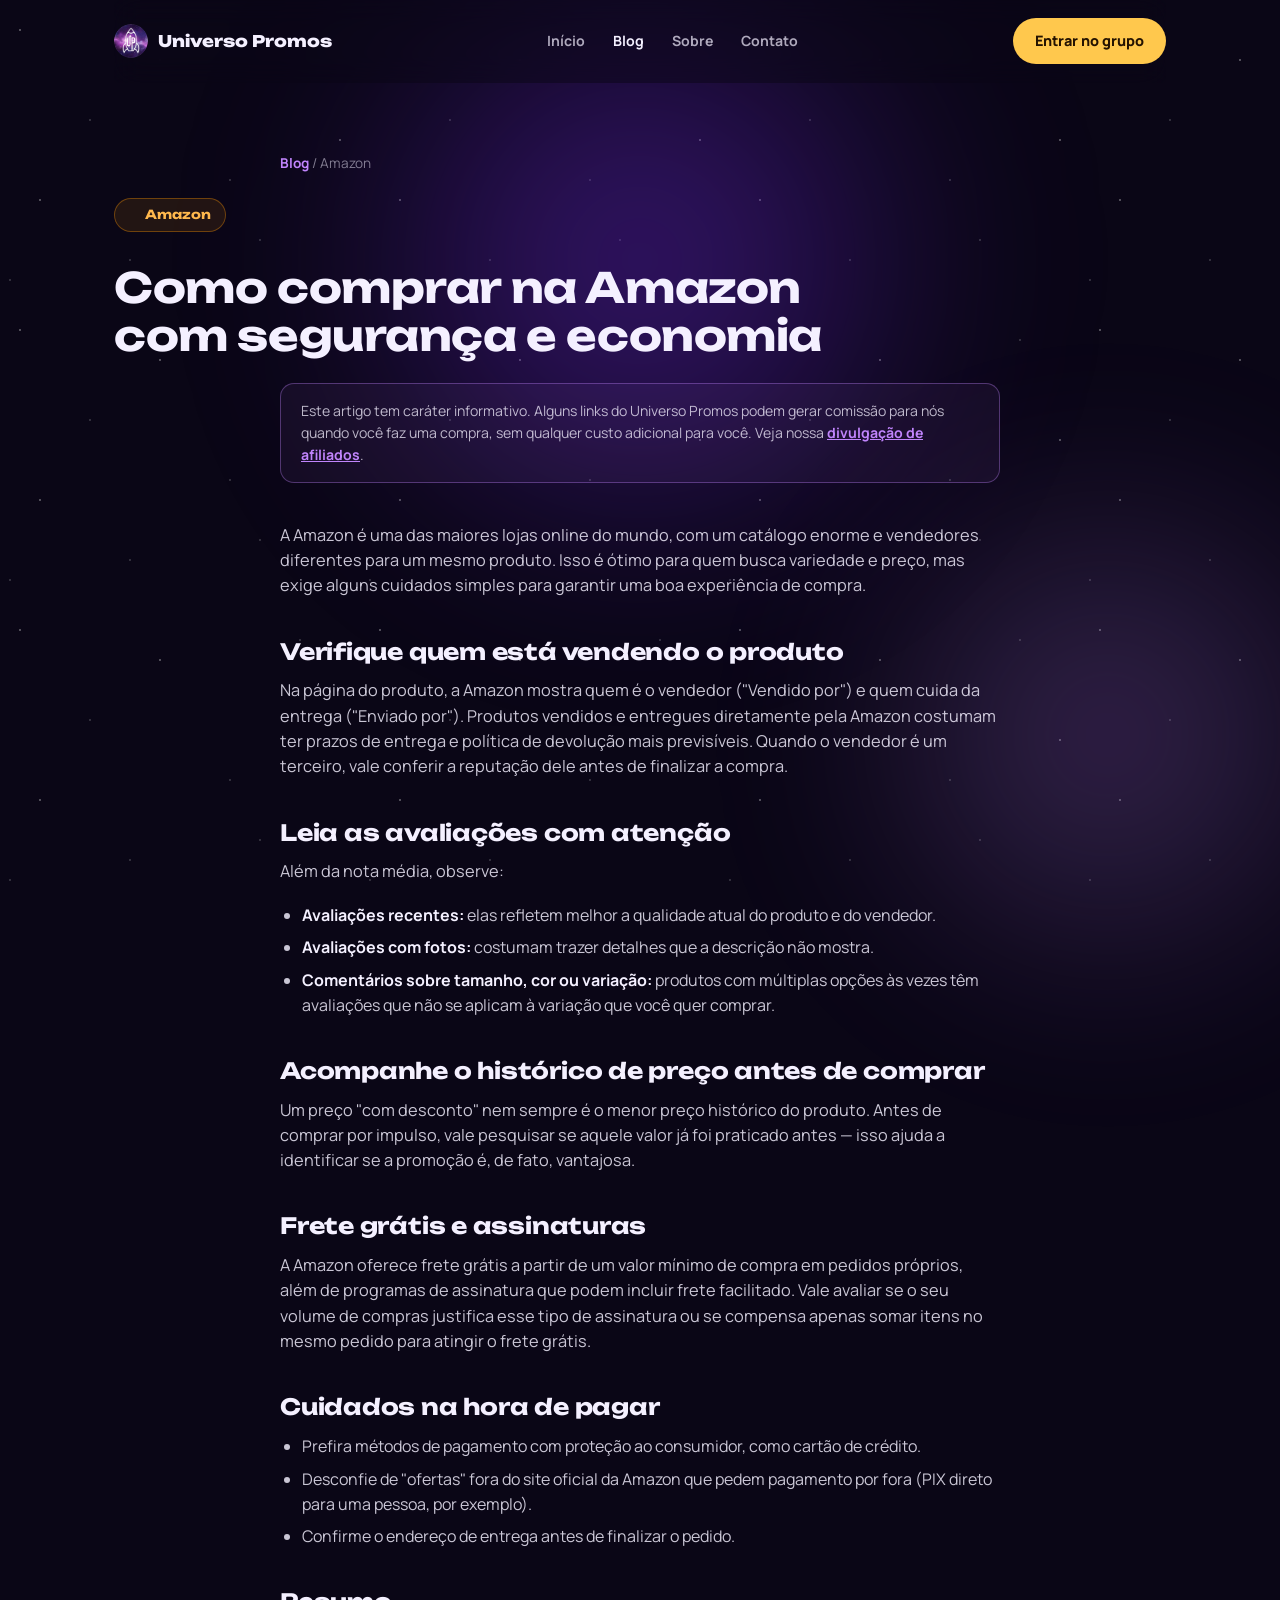
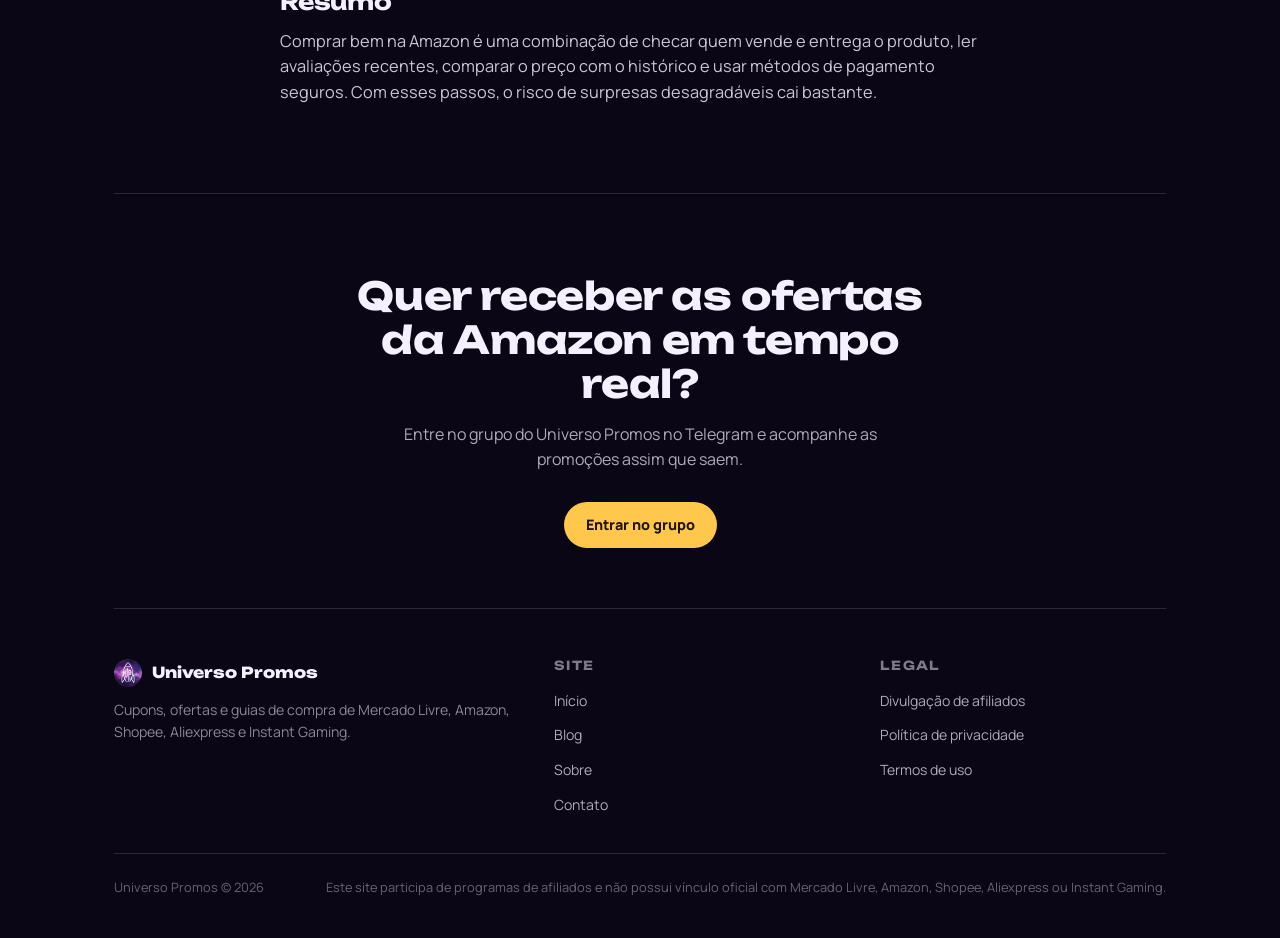
<file: blog/guia-compras-amazon.html>
<!DOCTYPE html>
<html lang="pt-BR">
<head>
<meta charset="UTF-8">
<meta name="viewport" content="width=device-width, initial-scale=1.0">
<title>Como comprar na Amazon com segurança e economia — Universo Promos</title>
<meta name="description" content="Dicas práticas para comprar na Amazon com mais segurança e economia: frete, avaliações, histórico de preço e cuidados básicos.">
<link rel="preconnect" href="https://fonts.googleapis.com">
<link rel="preconnect" href="https://fonts.gstatic.com" crossorigin>
<link href="https://fonts.googleapis.com/css2?family=Unbounded:wght@400;600;800;900&family=Manrope:wght@400;500;600;700;800&display=swap" rel="stylesheet">
<link rel="stylesheet" href="../assets/styles.css">
</head>
<body>

<div class="stars"></div>
<div class="glow-a"></div>
<div class="glow-b"></div>

<main>
  <div class="wrap">
    <header>
      <nav class="nav">
        <a class="brand" href="../index.html">
          <img src="../assets/logo.png" alt="Universo Promos">
          Universo Promos
        </a>
        <div class="nav-links">
          <a href="../index.html">Início</a>
          <a href="index.html" class="active">Blog</a>
          <a href="../sobre.html">Sobre</a>
          <a href="../contato.html">Contato</a>
        </div>
        <div class="nav-right">
          <a class="btn btn-primary" href="https://t.me/+qzWgET30uS9kYmZh" target="_blank" rel="noopener">Entrar no grupo</a>
        </div>
      </nav>
    </header>

    <section class="page-hero" style="padding-bottom:0;">
      <div class="breadcrumb"><a href="index.html">Blog</a> / Amazon</div>
      <span class="platform-tag amazon" style="margin-left:0;"><span class="dot"></span>Amazon</span>
      <h1 style="max-width:720px; margin-top:14px;">Como comprar na Amazon com segurança e economia</h1>
    </section>

    <section style="padding-top:24px;">
      <div class="disclosure-note">
        Este artigo tem caráter informativo. Alguns links do Universo Promos podem gerar comissão para
        nós quando você faz uma compra, sem qualquer custo adicional para você. Veja nossa
        <a href="../afiliados.html" style="color:var(--magenta); font-weight:700;">divulgação de afiliados</a>.
      </div>

      <div class="article-body">
        <p>
          A Amazon é uma das maiores lojas online do mundo, com um catálogo enorme e vendedores diferentes
          para um mesmo produto. Isso é ótimo para quem busca variedade e preço, mas exige alguns cuidados
          simples para garantir uma boa experiência de compra.
        </p>

        <h2>Verifique quem está vendendo o produto</h2>
        <p>
          Na página do produto, a Amazon mostra quem é o vendedor ("Vendido por") e quem cuida da entrega
          ("Enviado por"). Produtos vendidos e entregues diretamente pela Amazon costumam ter prazos de
          entrega e política de devolução mais previsíveis. Quando o vendedor é um terceiro, vale conferir
          a reputação dele antes de finalizar a compra.
        </p>

        <h2>Leia as avaliações com atenção</h2>
        <p>
          Além da nota média, observe:
        </p>
        <ul>
          <li><strong>Avaliações recentes:</strong> elas refletem melhor a qualidade atual do produto e do vendedor.</li>
          <li><strong>Avaliações com fotos:</strong> costumam trazer detalhes que a descrição não mostra.</li>
          <li><strong>Comentários sobre tamanho, cor ou variação:</strong> produtos com múltiplas opções às vezes têm avaliações que não se aplicam à variação que você quer comprar.</li>
        </ul>

        <h2>Acompanhe o histórico de preço antes de comprar</h2>
        <p>
          Um preço "com desconto" nem sempre é o menor preço histórico do produto. Antes de comprar por
          impulso, vale pesquisar se aquele valor já foi praticado antes — isso ajuda a identificar se a
          promoção é, de fato, vantajosa.
        </p>

        <h2>Frete grátis e assinaturas</h2>
        <p>
          A Amazon oferece frete grátis a partir de um valor mínimo de compra em pedidos próprios, além de
          programas de assinatura que podem incluir frete facilitado. Vale avaliar se o seu volume de
          compras justifica esse tipo de assinatura ou se compensa apenas somar itens no mesmo pedido para
          atingir o frete grátis.
        </p>

        <h2>Cuidados na hora de pagar</h2>
        <ul>
          <li>Prefira métodos de pagamento com proteção ao consumidor, como cartão de crédito.</li>
          <li>Desconfie de "ofertas" fora do site oficial da Amazon que pedem pagamento por fora (PIX direto para uma pessoa, por exemplo).</li>
          <li>Confirme o endereço de entrega antes de finalizar o pedido.</li>
        </ul>

        <h2>Resumo</h2>
        <p>
          Comprar bem na Amazon é uma combinação de checar quem vende e entrega o produto, ler avaliações
          recentes, comparar o preço com o histórico e usar métodos de pagamento seguros. Com esses passos,
          o risco de surpresas desagradáveis cai bastante.
        </p>
      </div>
    </section>

    <section class="final-cta">
      <h2>Quer receber as ofertas da Amazon em tempo real?</h2>
      <p>Entre no grupo do Universo Promos no Telegram e acompanhe as promoções assim que saem.</p>
      <a class="btn btn-primary" href="https://t.me/+qzWgET30uS9kYmZh" target="_blank" rel="noopener">Entrar no grupo</a>
    </section>

    <footer>
      <div class="footer-grid">
        <div class="footer-col">
          <div class="footer-brand"><img src="../assets/logo.png" alt="Universo Promos"> Universo Promos</div>
          <p>Cupons, ofertas e guias de compra de Mercado Livre, Amazon, Shopee, Aliexpress e Instant Gaming.</p>
        </div>
        <div class="footer-col">
          <h4>Site</h4>
          <ul>
            <li><a href="../index.html">Início</a></li>
            <li><a href="index.html">Blog</a></li>
            <li><a href="../sobre.html">Sobre</a></li>
            <li><a href="../contato.html">Contato</a></li>
          </ul>
        </div>
        <div class="footer-col">
          <h4>Legal</h4>
          <ul>
            <li><a href="../afiliados.html">Divulgação de afiliados</a></li>
            <li><a href="../privacidade.html">Política de privacidade</a></li>
            <li><a href="../termos.html">Termos de uso</a></li>
          </ul>
        </div>
      </div>
      <div class="footer-bottom">
        <span>Universo Promos © 2026</span>
        <span>Este site participa de programas de afiliados e não possui vínculo oficial com Mercado Livre, Amazon, Shopee, Aliexpress ou Instant Gaming.</span>
      </div>
    </footer>
  </div>
</main>

</body>
</html>
</file>
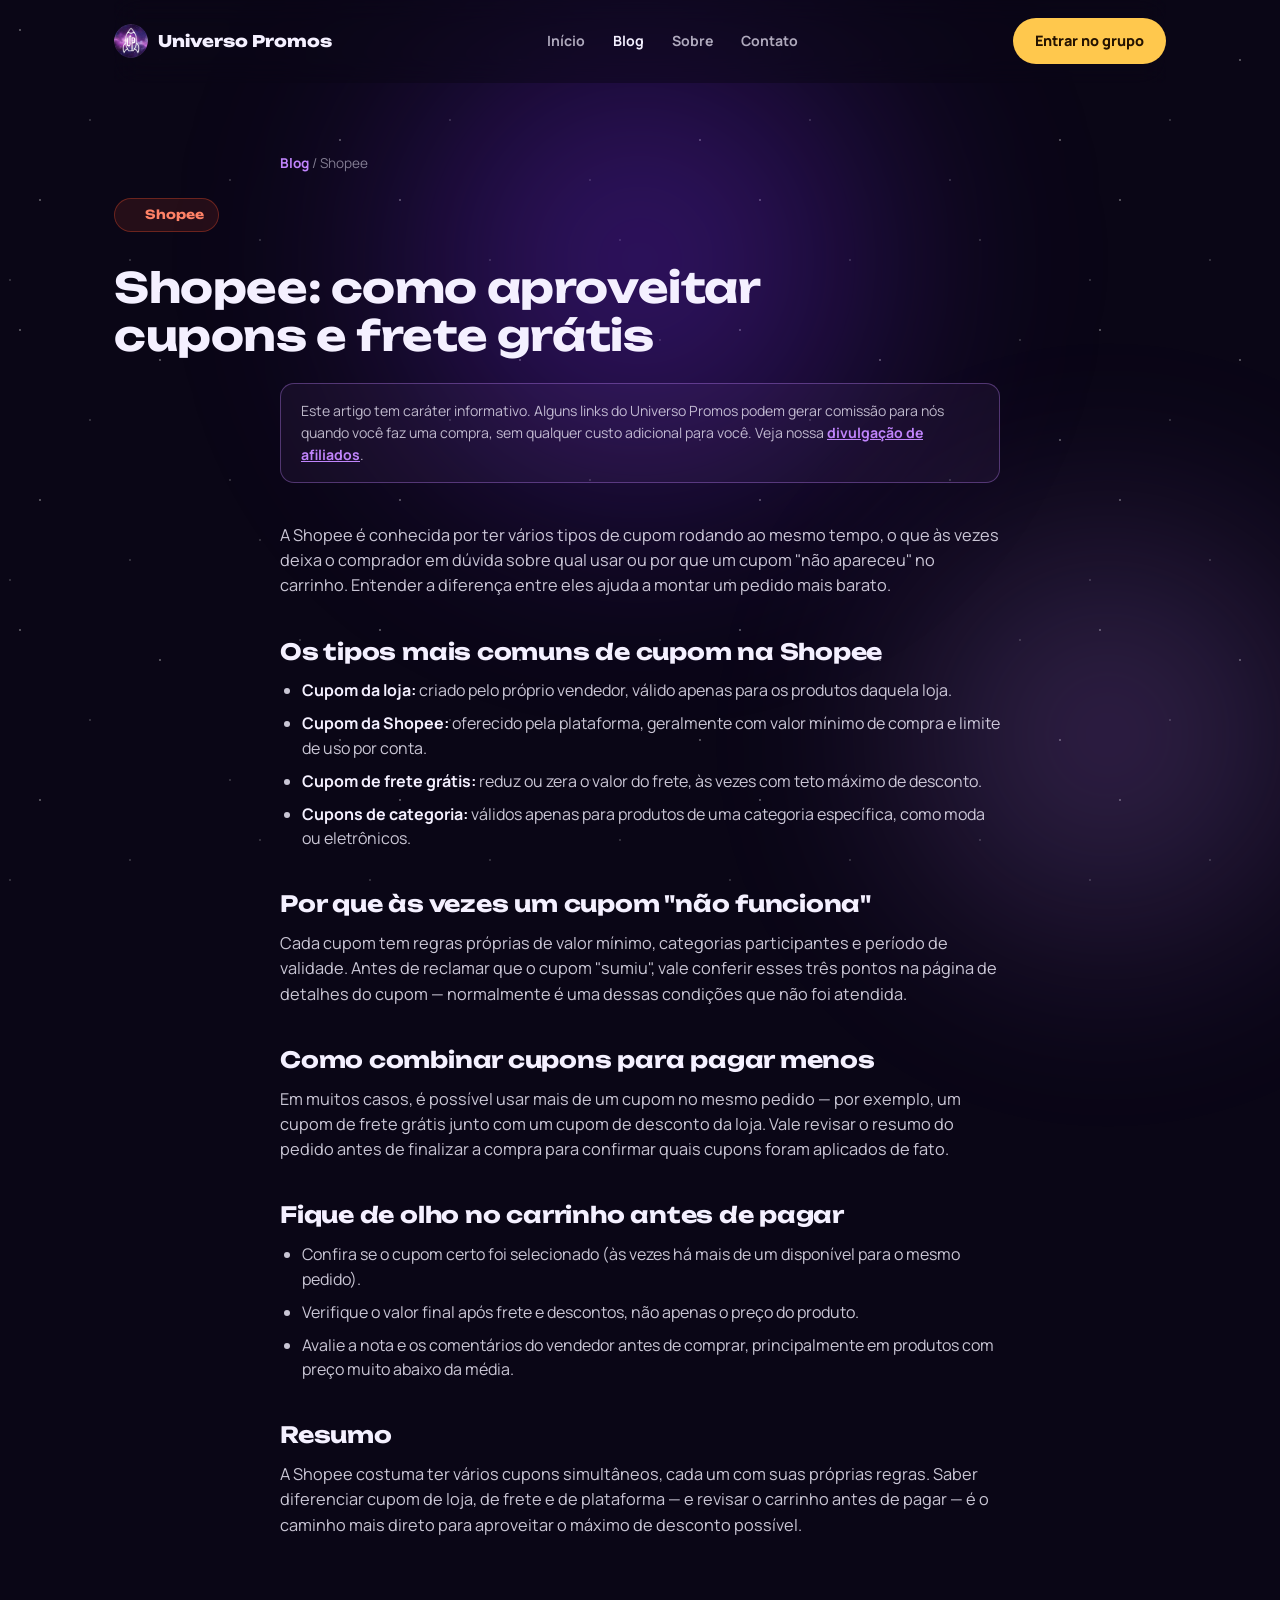
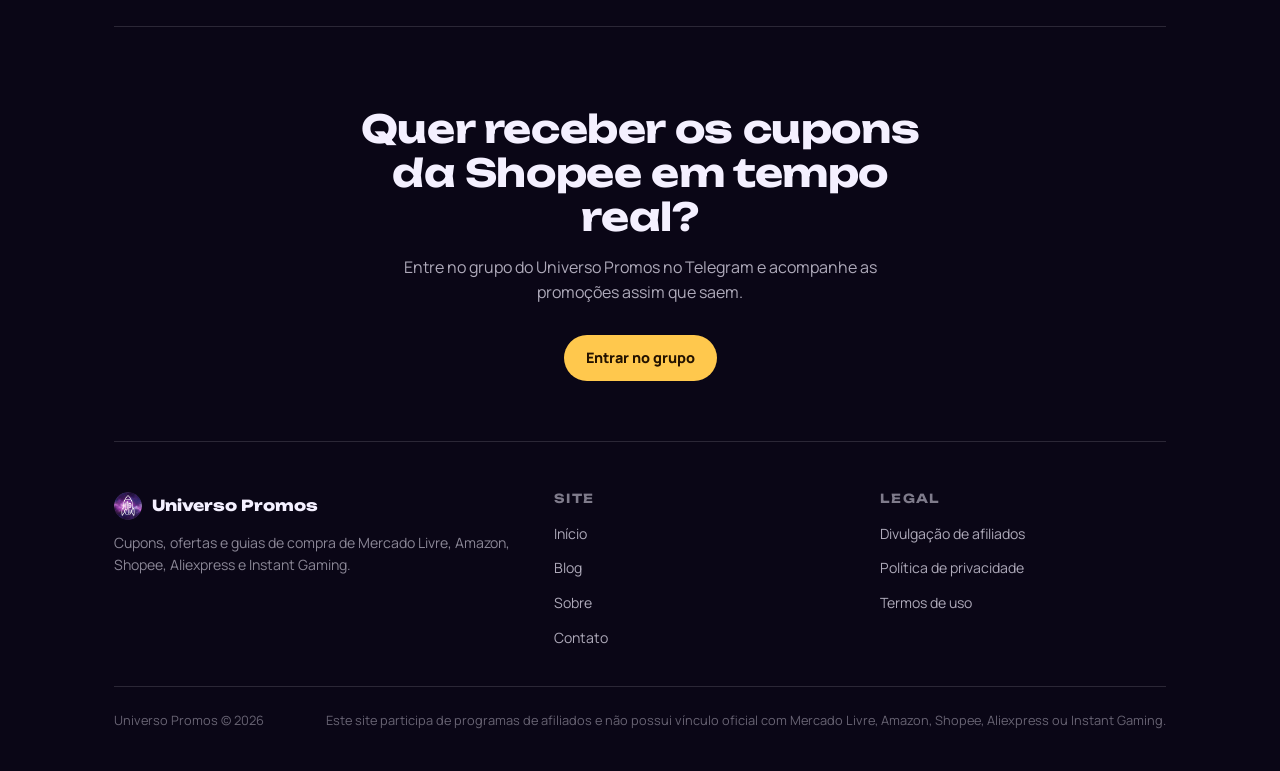
<file: blog/guia-cupons-shopee.html>
<!DOCTYPE html>
<html lang="pt-BR">
<head>
<meta charset="UTF-8">
<meta name="viewport" content="width=device-width, initial-scale=1.0">
<title>Shopee: como aproveitar cupons e frete grátis — Universo Promos</title>
<meta name="description" content="Tipos de cupom da Shopee, como combiná-los e erros comuns na hora de fechar o carrinho.">
<link rel="preconnect" href="https://fonts.googleapis.com">
<link rel="preconnect" href="https://fonts.gstatic.com" crossorigin>
<link href="https://fonts.googleapis.com/css2?family=Unbounded:wght@400;600;800;900&family=Manrope:wght@400;500;600;700;800&display=swap" rel="stylesheet">
<link rel="stylesheet" href="../assets/styles.css">
</head>
<body>

<div class="stars"></div>
<div class="glow-a"></div>
<div class="glow-b"></div>

<main>
  <div class="wrap">
    <header>
      <nav class="nav">
        <a class="brand" href="../index.html">
          <img src="../assets/logo.png" alt="Universo Promos">
          Universo Promos
        </a>
        <div class="nav-links">
          <a href="../index.html">Início</a>
          <a href="index.html" class="active">Blog</a>
          <a href="../sobre.html">Sobre</a>
          <a href="../contato.html">Contato</a>
        </div>
        <div class="nav-right">
          <a class="btn btn-primary" href="https://t.me/+qzWgET30uS9kYmZh" target="_blank" rel="noopener">Entrar no grupo</a>
        </div>
      </nav>
    </header>

    <section class="page-hero" style="padding-bottom:0;">
      <div class="breadcrumb"><a href="index.html">Blog</a> / Shopee</div>
      <span class="platform-tag shopee" style="margin-left:0;"><span class="dot"></span>Shopee</span>
      <h1 style="max-width:720px; margin-top:14px;">Shopee: como aproveitar cupons e frete grátis</h1>
    </section>

    <section style="padding-top:24px;">
      <div class="disclosure-note">
        Este artigo tem caráter informativo. Alguns links do Universo Promos podem gerar comissão para
        nós quando você faz uma compra, sem qualquer custo adicional para você. Veja nossa
        <a href="../afiliados.html" style="color:var(--magenta); font-weight:700;">divulgação de afiliados</a>.
      </div>

      <div class="article-body">
        <p>
          A Shopee é conhecida por ter vários tipos de cupom rodando ao mesmo tempo, o que às vezes deixa
          o comprador em dúvida sobre qual usar ou por que um cupom "não apareceu" no carrinho. Entender a
          diferença entre eles ajuda a montar um pedido mais barato.
        </p>

        <h2>Os tipos mais comuns de cupom na Shopee</h2>
        <ul>
          <li><strong>Cupom da loja:</strong> criado pelo próprio vendedor, válido apenas para os produtos daquela loja.</li>
          <li><strong>Cupom da Shopee:</strong> oferecido pela plataforma, geralmente com valor mínimo de compra e limite de uso por conta.</li>
          <li><strong>Cupom de frete grátis:</strong> reduz ou zera o valor do frete, às vezes com teto máximo de desconto.</li>
          <li><strong>Cupons de categoria:</strong> válidos apenas para produtos de uma categoria específica, como moda ou eletrônicos.</li>
        </ul>

        <h2>Por que às vezes um cupom "não funciona"</h2>
        <p>
          Cada cupom tem regras próprias de valor mínimo, categorias participantes e período de validade.
          Antes de reclamar que o cupom "sumiu", vale conferir esses três pontos na página de detalhes do
          cupom — normalmente é uma dessas condições que não foi atendida.
        </p>

        <h2>Como combinar cupons para pagar menos</h2>
        <p>
          Em muitos casos, é possível usar mais de um cupom no mesmo pedido — por exemplo, um cupom de
          frete grátis junto com um cupom de desconto da loja. Vale revisar o resumo do pedido antes de
          finalizar a compra para confirmar quais cupons foram aplicados de fato.
        </p>

        <h2>Fique de olho no carrinho antes de pagar</h2>
        <ul>
          <li>Confira se o cupom certo foi selecionado (às vezes há mais de um disponível para o mesmo pedido).</li>
          <li>Verifique o valor final após frete e descontos, não apenas o preço do produto.</li>
          <li>Avalie a nota e os comentários do vendedor antes de comprar, principalmente em produtos com preço muito abaixo da média.</li>
        </ul>

        <h2>Resumo</h2>
        <p>
          A Shopee costuma ter vários cupons simultâneos, cada um com suas próprias regras. Saber
          diferenciar cupom de loja, de frete e de plataforma — e revisar o carrinho antes de pagar — é o
          caminho mais direto para aproveitar o máximo de desconto possível.
        </p>
      </div>
    </section>

    <section class="final-cta">
      <h2>Quer receber os cupons da Shopee em tempo real?</h2>
      <p>Entre no grupo do Universo Promos no Telegram e acompanhe as promoções assim que saem.</p>
      <a class="btn btn-primary" href="https://t.me/+qzWgET30uS9kYmZh" target="_blank" rel="noopener">Entrar no grupo</a>
    </section>

    <footer>
      <div class="footer-grid">
        <div class="footer-col">
          <div class="footer-brand"><img src="../assets/logo.png" alt="Universo Promos"> Universo Promos</div>
          <p>Cupons, ofertas e guias de compra de Mercado Livre, Amazon, Shopee, Aliexpress e Instant Gaming.</p>
        </div>
        <div class="footer-col">
          <h4>Site</h4>
          <ul>
            <li><a href="../index.html">Início</a></li>
            <li><a href="index.html">Blog</a></li>
            <li><a href="../sobre.html">Sobre</a></li>
            <li><a href="../contato.html">Contato</a></li>
          </ul>
        </div>
        <div class="footer-col">
          <h4>Legal</h4>
          <ul>
            <li><a href="../afiliados.html">Divulgação de afiliados</a></li>
            <li><a href="../privacidade.html">Política de privacidade</a></li>
            <li><a href="../termos.html">Termos de uso</a></li>
          </ul>
        </div>
      </div>
      <div class="footer-bottom">
        <span>Universo Promos © 2026</span>
        <span>Este site participa de programas de afiliados e não possui vínculo oficial com Mercado Livre, Amazon, Shopee, Aliexpress ou Instant Gaming.</span>
      </div>
    </footer>
  </div>
</main>

</body>
</html>
</file>
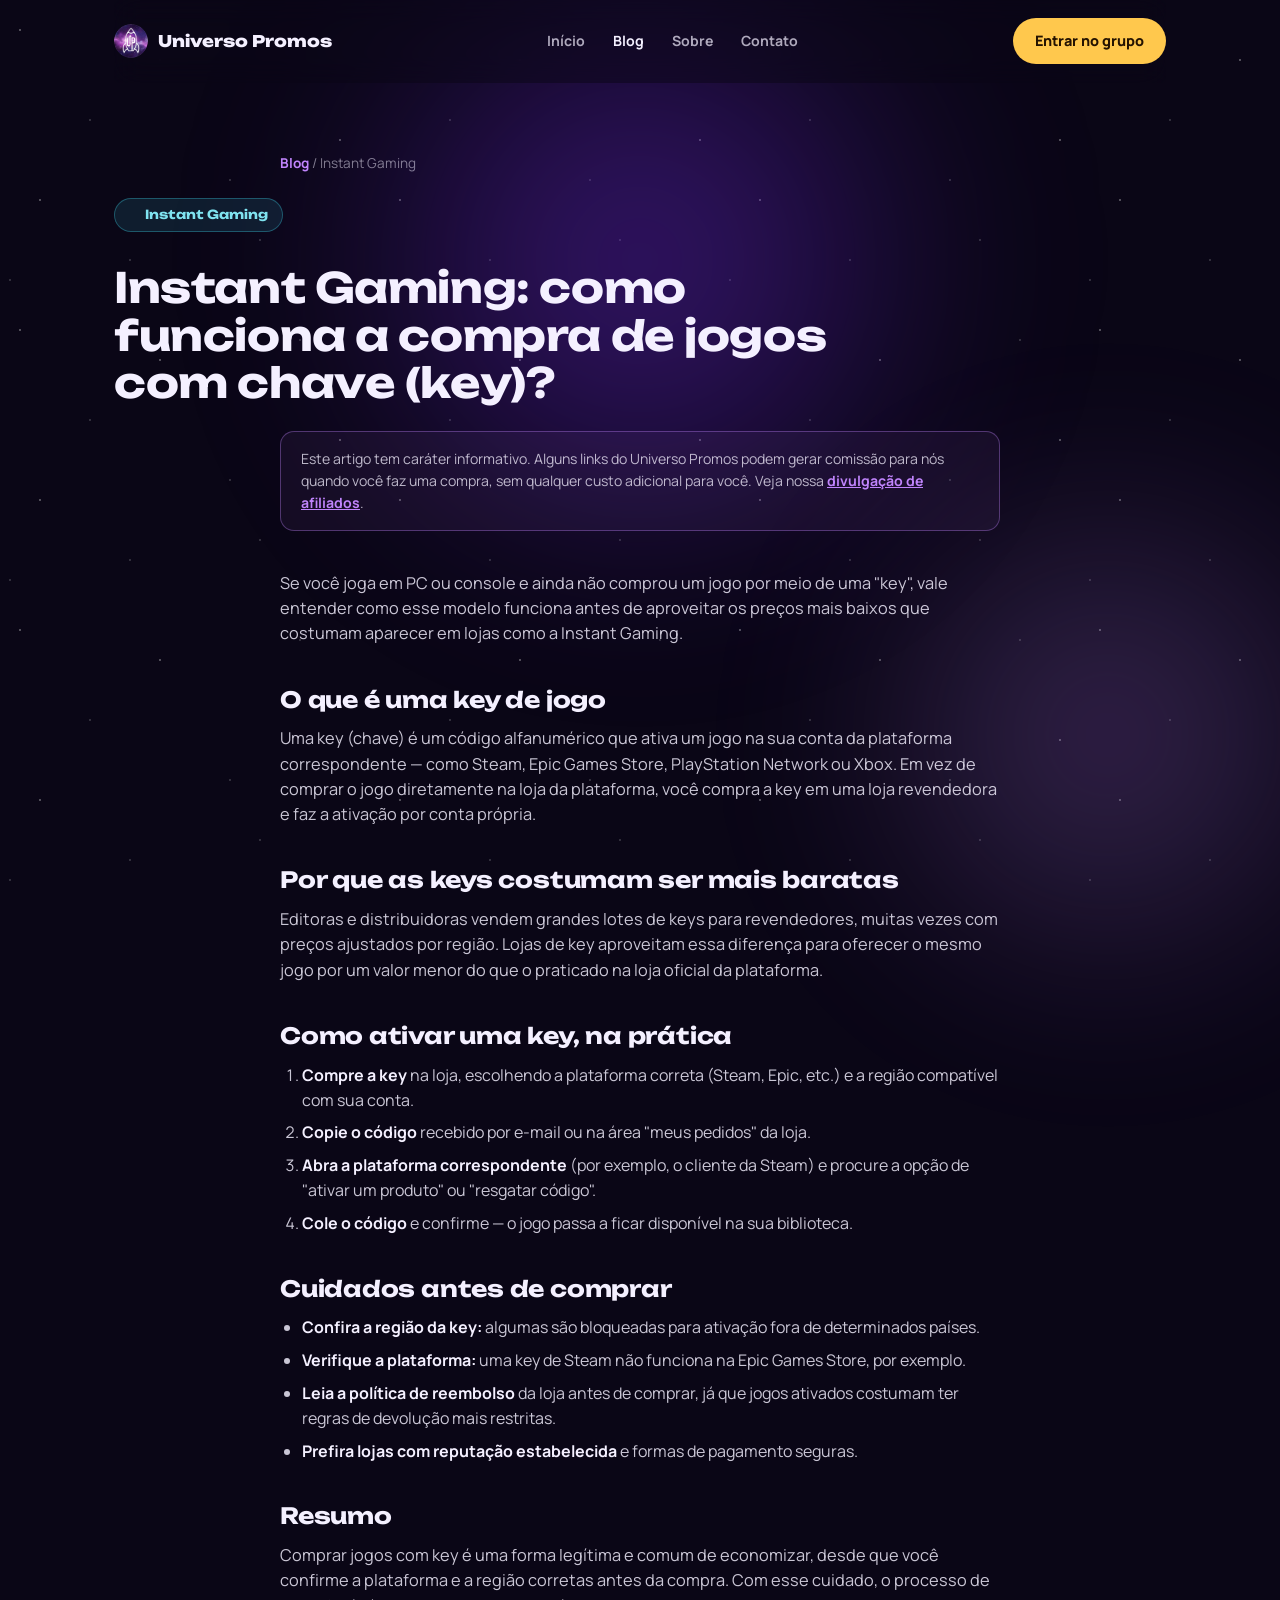
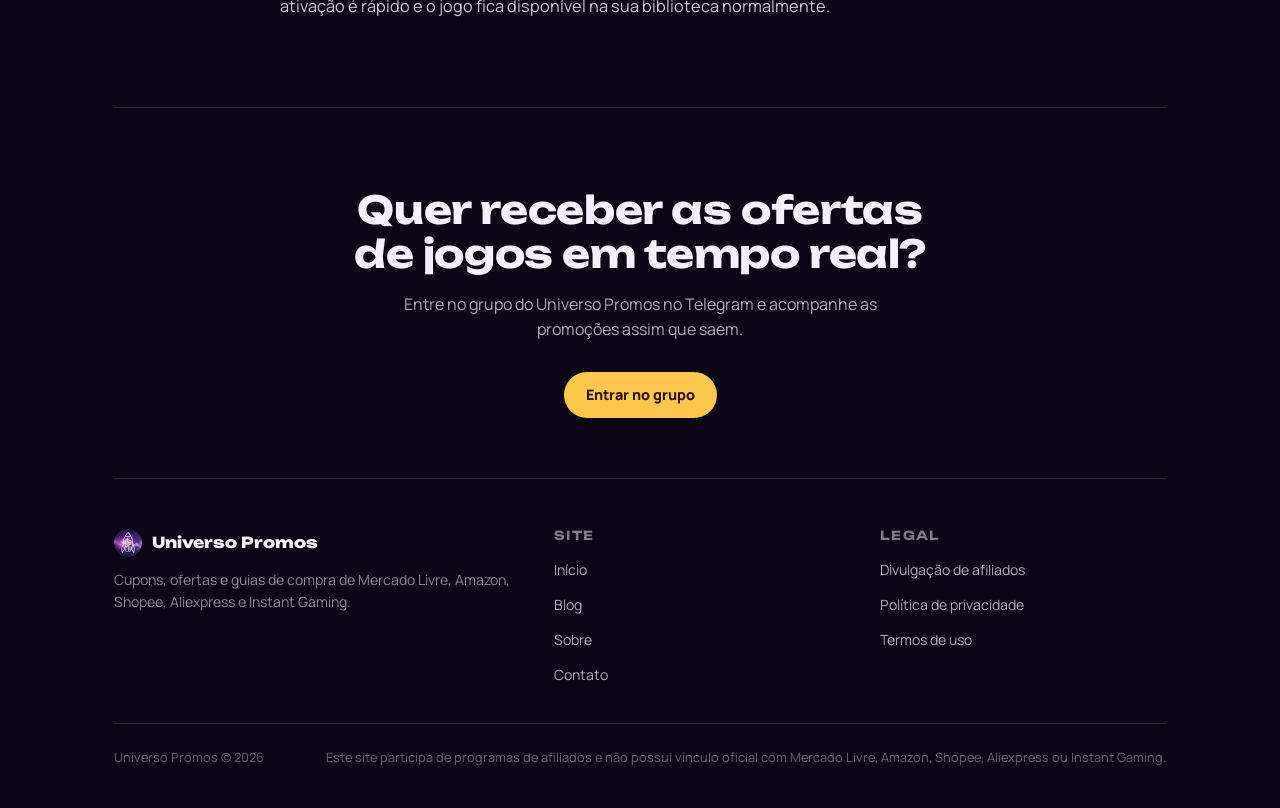
<file: blog/guia-instant-gaming.html>
<!DOCTYPE html>
<html lang="pt-BR">
<head>
<meta charset="UTF-8">
<meta name="viewport" content="width=device-width, initial-scale=1.0">
<title>Instant Gaming: como funciona a compra de jogos com chave — Universo Promos</title>
<meta name="description" content="O que é uma key de jogo, como ativar e os cuidados na hora de comprar jogos mais baratos na Instant Gaming.">
<link rel="preconnect" href="https://fonts.googleapis.com">
<link rel="preconnect" href="https://fonts.gstatic.com" crossorigin>
<link href="https://fonts.googleapis.com/css2?family=Unbounded:wght@400;600;800;900&family=Manrope:wght@400;500;600;700;800&display=swap" rel="stylesheet">
<link rel="stylesheet" href="../assets/styles.css">
</head>
<body>

<div class="stars"></div>
<div class="glow-a"></div>
<div class="glow-b"></div>

<main>
  <div class="wrap">
    <header>
      <nav class="nav">
        <a class="brand" href="../index.html">
          <img src="../assets/logo.png" alt="Universo Promos">
          Universo Promos
        </a>
        <div class="nav-links">
          <a href="../index.html">Início</a>
          <a href="index.html" class="active">Blog</a>
          <a href="../sobre.html">Sobre</a>
          <a href="../contato.html">Contato</a>
        </div>
        <div class="nav-right">
          <a class="btn btn-primary" href="https://t.me/+qzWgET30uS9kYmZh" target="_blank" rel="noopener">Entrar no grupo</a>
        </div>
      </nav>
    </header>

    <section class="page-hero" style="padding-bottom:0;">
      <div class="breadcrumb"><a href="index.html">Blog</a> / Instant Gaming</div>
      <span class="platform-tag instant" style="margin-left:0;"><span class="dot"></span>Instant Gaming</span>
      <h1 style="max-width:720px; margin-top:14px;">Instant Gaming: como funciona a compra de jogos com chave (key)?</h1>
    </section>

    <section style="padding-top:24px;">
      <div class="disclosure-note">
        Este artigo tem caráter informativo. Alguns links do Universo Promos podem gerar comissão para
        nós quando você faz uma compra, sem qualquer custo adicional para você. Veja nossa
        <a href="../afiliados.html" style="color:var(--magenta); font-weight:700;">divulgação de afiliados</a>.
      </div>

      <div class="article-body">
        <p>
          Se você joga em PC ou console e ainda não comprou um jogo por meio de uma "key", vale entender
          como esse modelo funciona antes de aproveitar os preços mais baixos que costumam aparecer em
          lojas como a Instant Gaming.
        </p>

        <h2>O que é uma key de jogo</h2>
        <p>
          Uma key (chave) é um código alfanumérico que ativa um jogo na sua conta da plataforma
          correspondente — como Steam, Epic Games Store, PlayStation Network ou Xbox. Em vez de comprar o
          jogo diretamente na loja da plataforma, você compra a key em uma loja revendedora e faz a
          ativação por conta própria.
        </p>

        <h2>Por que as keys costumam ser mais baratas</h2>
        <p>
          Editoras e distribuidoras vendem grandes lotes de keys para revendedores, muitas vezes com preços
          ajustados por região. Lojas de key aproveitam essa diferença para oferecer o mesmo jogo por um
          valor menor do que o praticado na loja oficial da plataforma.
        </p>

        <h2>Como ativar uma key, na prática</h2>
        <ol>
          <li><strong>Compre a key</strong> na loja, escolhendo a plataforma correta (Steam, Epic, etc.) e a região compatível com sua conta.</li>
          <li><strong>Copie o código</strong> recebido por e-mail ou na área "meus pedidos" da loja.</li>
          <li><strong>Abra a plataforma correspondente</strong> (por exemplo, o cliente da Steam) e procure a opção de "ativar um produto" ou "resgatar código".</li>
          <li><strong>Cole o código</strong> e confirme — o jogo passa a ficar disponível na sua biblioteca.</li>
        </ol>

        <h2>Cuidados antes de comprar</h2>
        <ul>
          <li><strong>Confira a região da key:</strong> algumas são bloqueadas para ativação fora de determinados países.</li>
          <li><strong>Verifique a plataforma:</strong> uma key de Steam não funciona na Epic Games Store, por exemplo.</li>
          <li><strong>Leia a política de reembolso</strong> da loja antes de comprar, já que jogos ativados costumam ter regras de devolução mais restritas.</li>
          <li><strong>Prefira lojas com reputação estabelecida</strong> e formas de pagamento seguras.</li>
        </ul>

        <h2>Resumo</h2>
        <p>
          Comprar jogos com key é uma forma legítima e comum de economizar, desde que você confirme a
          plataforma e a região corretas antes da compra. Com esse cuidado, o processo de ativação é rápido
          e o jogo fica disponível na sua biblioteca normalmente.
        </p>
      </div>
    </section>

    <section class="final-cta">
      <h2>Quer receber as ofertas de jogos em tempo real?</h2>
      <p>Entre no grupo do Universo Promos no Telegram e acompanhe as promoções assim que saem.</p>
      <a class="btn btn-primary" href="https://t.me/+qzWgET30uS9kYmZh" target="_blank" rel="noopener">Entrar no grupo</a>
    </section>

    <footer>
      <div class="footer-grid">
        <div class="footer-col">
          <div class="footer-brand"><img src="../assets/logo.png" alt="Universo Promos"> Universo Promos</div>
          <p>Cupons, ofertas e guias de compra de Mercado Livre, Amazon, Shopee, Aliexpress e Instant Gaming.</p>
        </div>
        <div class="footer-col">
          <h4>Site</h4>
          <ul>
            <li><a href="../index.html">Início</a></li>
            <li><a href="index.html">Blog</a></li>
            <li><a href="../sobre.html">Sobre</a></li>
            <li><a href="../contato.html">Contato</a></li>
          </ul>
        </div>
        <div class="footer-col">
          <h4>Legal</h4>
          <ul>
            <li><a href="../afiliados.html">Divulgação de afiliados</a></li>
            <li><a href="../privacidade.html">Política de privacidade</a></li>
            <li><a href="../termos.html">Termos de uso</a></li>
          </ul>
        </div>
      </div>
      <div class="footer-bottom">
        <span>Universo Promos © 2026</span>
        <span>Este site participa de programas de afiliados e não possui vínculo oficial com Mercado Livre, Amazon, Shopee, Aliexpress ou Instant Gaming.</span>
      </div>
    </footer>
  </div>
</main>

</body>
</html>
</file>
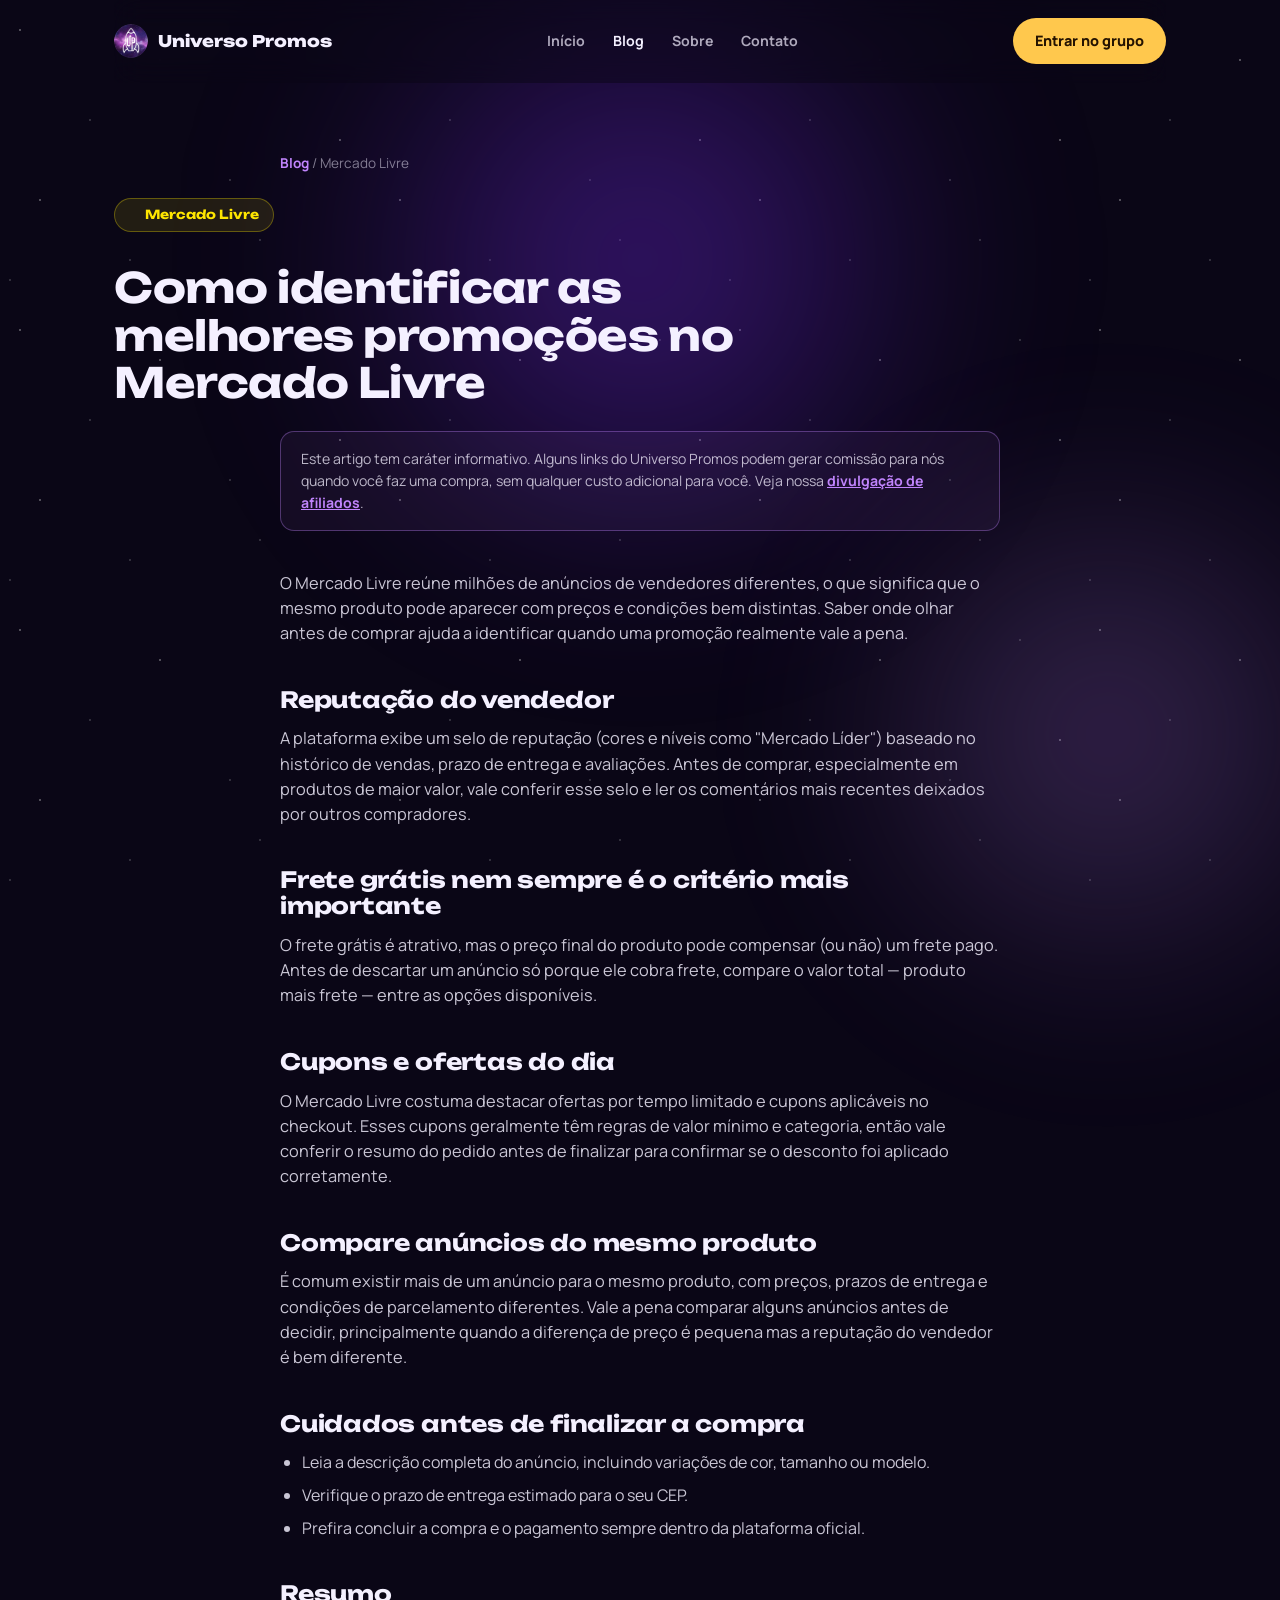
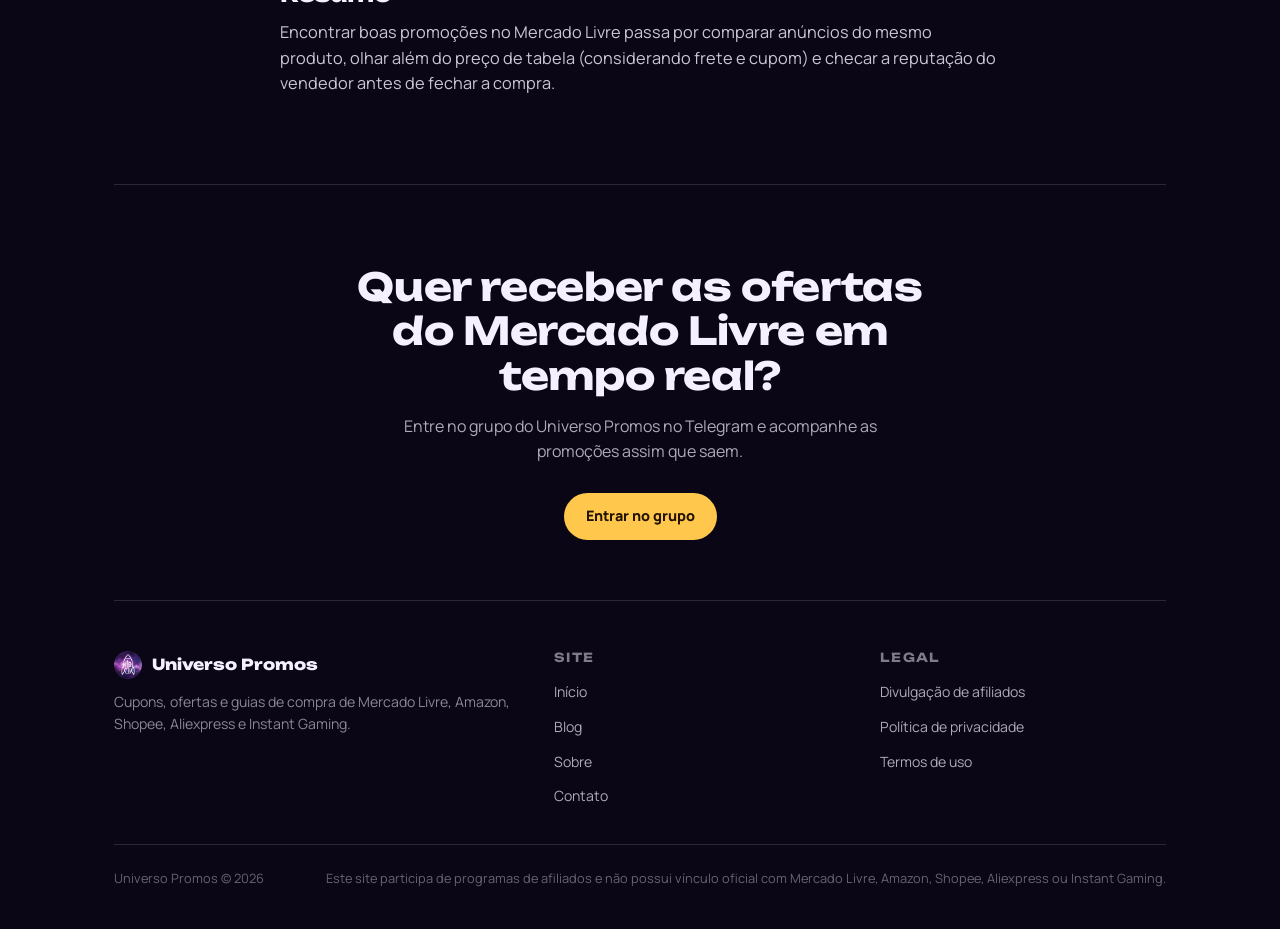
<file: blog/guia-promocoes-mercado-livre.html>
<!DOCTYPE html>
<html lang="pt-BR">
<head>
<meta charset="UTF-8">
<meta name="viewport" content="width=device-width, initial-scale=1.0">
<title>Como identificar as melhores promoções no Mercado Livre — Universo Promos</title>
<meta name="description" content="Reputação do vendedor, frete grátis, cupons e o que considerar antes de comprar no Mercado Livre.">
<link rel="preconnect" href="https://fonts.googleapis.com">
<link rel="preconnect" href="https://fonts.gstatic.com" crossorigin>
<link href="https://fonts.googleapis.com/css2?family=Unbounded:wght@400;600;800;900&family=Manrope:wght@400;500;600;700;800&display=swap" rel="stylesheet">
<link rel="stylesheet" href="../assets/styles.css">
</head>
<body>

<div class="stars"></div>
<div class="glow-a"></div>
<div class="glow-b"></div>

<main>
  <div class="wrap">
    <header>
      <nav class="nav">
        <a class="brand" href="../index.html">
          <img src="../assets/logo.png" alt="Universo Promos">
          Universo Promos
        </a>
        <div class="nav-links">
          <a href="../index.html">Início</a>
          <a href="index.html" class="active">Blog</a>
          <a href="../sobre.html">Sobre</a>
          <a href="../contato.html">Contato</a>
        </div>
        <div class="nav-right">
          <a class="btn btn-primary" href="https://t.me/+qzWgET30uS9kYmZh" target="_blank" rel="noopener">Entrar no grupo</a>
        </div>
      </nav>
    </header>

    <section class="page-hero" style="padding-bottom:0;">
      <div class="breadcrumb"><a href="index.html">Blog</a> / Mercado Livre</div>
      <span class="platform-tag ml" style="margin-left:0;"><span class="dot"></span>Mercado Livre</span>
      <h1 style="max-width:720px; margin-top:14px;">Como identificar as melhores promoções no Mercado Livre</h1>
    </section>

    <section style="padding-top:24px;">
      <div class="disclosure-note">
        Este artigo tem caráter informativo. Alguns links do Universo Promos podem gerar comissão para
        nós quando você faz uma compra, sem qualquer custo adicional para você. Veja nossa
        <a href="../afiliados.html" style="color:var(--magenta); font-weight:700;">divulgação de afiliados</a>.
      </div>

      <div class="article-body">
        <p>
          O Mercado Livre reúne milhões de anúncios de vendedores diferentes, o que significa que o mesmo
          produto pode aparecer com preços e condições bem distintas. Saber onde olhar antes de comprar
          ajuda a identificar quando uma promoção realmente vale a pena.
        </p>

        <h2>Reputação do vendedor</h2>
        <p>
          A plataforma exibe um selo de reputação (cores e níveis como "Mercado Líder") baseado no
          histórico de vendas, prazo de entrega e avaliações. Antes de comprar, especialmente em produtos
          de maior valor, vale conferir esse selo e ler os comentários mais recentes deixados por outros
          compradores.
        </p>

        <h2>Frete grátis nem sempre é o critério mais importante</h2>
        <p>
          O frete grátis é atrativo, mas o preço final do produto pode compensar (ou não) um frete pago.
          Antes de descartar um anúncio só porque ele cobra frete, compare o valor total — produto mais
          frete — entre as opções disponíveis.
        </p>

        <h2>Cupons e ofertas do dia</h2>
        <p>
          O Mercado Livre costuma destacar ofertas por tempo limitado e cupons aplicáveis no checkout.
          Esses cupons geralmente têm regras de valor mínimo e categoria, então vale conferir o resumo do
          pedido antes de finalizar para confirmar se o desconto foi aplicado corretamente.
        </p>

        <h2>Compare anúncios do mesmo produto</h2>
        <p>
          É comum existir mais de um anúncio para o mesmo produto, com preços, prazos de entrega e
          condições de parcelamento diferentes. Vale a pena comparar alguns anúncios antes de decidir,
          principalmente quando a diferença de preço é pequena mas a reputação do vendedor é bem
          diferente.
        </p>

        <h2>Cuidados antes de finalizar a compra</h2>
        <ul>
          <li>Leia a descrição completa do anúncio, incluindo variações de cor, tamanho ou modelo.</li>
          <li>Verifique o prazo de entrega estimado para o seu CEP.</li>
          <li>Prefira concluir a compra e o pagamento sempre dentro da plataforma oficial.</li>
        </ul>

        <h2>Resumo</h2>
        <p>
          Encontrar boas promoções no Mercado Livre passa por comparar anúncios do mesmo produto, olhar
          além do preço de tabela (considerando frete e cupom) e checar a reputação do vendedor antes de
          fechar a compra.
        </p>
      </div>
    </section>

    <section class="final-cta">
      <h2>Quer receber as ofertas do Mercado Livre em tempo real?</h2>
      <p>Entre no grupo do Universo Promos no Telegram e acompanhe as promoções assim que saem.</p>
      <a class="btn btn-primary" href="https://t.me/+qzWgET30uS9kYmZh" target="_blank" rel="noopener">Entrar no grupo</a>
    </section>

    <footer>
      <div class="footer-grid">
        <div class="footer-col">
          <div class="footer-brand"><img src="../assets/logo.png" alt="Universo Promos"> Universo Promos</div>
          <p>Cupons, ofertas e guias de compra de Mercado Livre, Amazon, Shopee, Aliexpress e Instant Gaming.</p>
        </div>
        <div class="footer-col">
          <h4>Site</h4>
          <ul>
            <li><a href="../index.html">Início</a></li>
            <li><a href="index.html">Blog</a></li>
            <li><a href="../sobre.html">Sobre</a></li>
            <li><a href="../contato.html">Contato</a></li>
          </ul>
        </div>
        <div class="footer-col">
          <h4>Legal</h4>
          <ul>
            <li><a href="../afiliados.html">Divulgação de afiliados</a></li>
            <li><a href="../privacidade.html">Política de privacidade</a></li>
            <li><a href="../termos.html">Termos de uso</a></li>
          </ul>
        </div>
      </div>
      <div class="footer-bottom">
        <span>Universo Promos © 2026</span>
        <span>Este site participa de programas de afiliados e não possui vínculo oficial com Mercado Livre, Amazon, Shopee, Aliexpress ou Instant Gaming.</span>
      </div>
    </footer>
  </div>
</main>

</body>
</html>
</file>
<file: assets/styles.css>
/* ===========================================================
   Universo Promos — shared stylesheet
   =========================================================== */

:root{
  --bg-deep:#0a0616;
  --bg-mid:#150a30;
  --purple:#6d28d9;
  --purple-2:#4c1d95;
  --magenta:#c084fc;
  --gold:#ffc84d;
  --off-white:#f4f0ff;
  --line:rgba(244,240,255,0.14);
  --max-w:1100px;
  --max-w-article:720px;

  --ml-yellow:#fee600;
  --amazon-orange:#ff9900;
  --shopee-orange:#ee4d2d;
  --aliexpress-red:#e62e04;
  --instant-teal:#38c6d9;
}

*{box-sizing:border-box;}
html{scroll-behavior:smooth; scroll-padding-top:96px;}
body{
  margin:0;
  background:var(--bg-deep);
  color:var(--off-white);
  font-family:'Manrope',sans-serif;
  line-height:1.55;
  -webkit-font-smoothing:antialiased;
  overflow-x:hidden;
}
h1,h2,h3,h4{
  font-family:'Unbounded',sans-serif;
  margin:0;
  line-height:1.15;
  letter-spacing:-0.01em;
}
a{color:inherit;}
img{max-width:100%; display:block;}
.wrap{max-width:var(--max-w); margin:0 auto; padding:0 24px;}
.eyebrow{
  font-family:'Manrope',sans-serif;
  font-weight:800;
  font-size:0.72rem;
  letter-spacing:0.22em;
  text-transform:uppercase;
  color:var(--magenta);
}
.hidden{display:none !important;}

/* ---------- starfield background ---------- */
.stars{
  position:fixed; inset:0; z-index:0; pointer-events:none;
  background:
    radial-gradient(1.5px 1.5px at 20px 30px, #fff, transparent),
    radial-gradient(1px 1px at 90px 120px, #fff, transparent),
    radial-gradient(1.5px 1.5px at 160px 60px, #fff, transparent),
    radial-gradient(1px 1px at 230px 180px, #fff, transparent),
    radial-gradient(1px 1px at 300px 40px, #fff, transparent),
    radial-gradient(1.5px 1.5px at 40px 200px, #fff, transparent),
    radial-gradient(1px 1px at 130px 260px, #fff, transparent),
    radial-gradient(1px 1px at 260px 240px, #fff, transparent),
    radial-gradient(1.5px 1.5px at 340px 140px, #fff, transparent),
    radial-gradient(1px 1px at 10px 280px, #fff, transparent);
  background-repeat:repeat;
  background-size:360px 300px;
  opacity:0.55;
  animation:drift 90s linear infinite;
}
.glow-a, .glow-b{
  position:fixed; z-index:0; pointer-events:none; filter:blur(90px); opacity:0.5;
}
.glow-a{
  top:-10%; left:50%; width:700px; height:700px; margin-left:-350px;
  background:radial-gradient(circle, var(--purple) 0%, transparent 70%);
  transform:translate3d(0, calc(var(--parallax-y, 0px) * 0.12), 0);
}
.glow-b{
  bottom:-15%; right:-10%; width:600px; height:600px;
  background:radial-gradient(circle, var(--magenta) 0%, transparent 70%);
  opacity:0.28;
  transform:translate3d(0, calc(var(--parallax-y, 0px) * -0.08), 0);
}
@keyframes drift{ from{background-position:0 0;} to{background-position:-360px 300px;} }

/* ---------- scroll reveal ---------- */
.reveal{
  opacity:0; transform:translateY(28px);
  transition:opacity .7s cubic-bezier(.22,.61,.36,1), transform .7s cubic-bezier(.22,.61,.36,1);
  will-change:opacity, transform;
}
.reveal.is-visible{opacity:1; transform:translateY(0);}

main{position:relative; z-index:1;}

/* ---------- header / nav ---------- */
header{
  padding:18px 0;
  position:sticky; top:0; z-index:50;
  background:rgba(10,6,22,0.5);
  backdrop-filter:blur(14px);
  -webkit-backdrop-filter:blur(14px);
  border-bottom:1px solid transparent;
  transition:background .3s ease, border-color .3s ease, box-shadow .3s ease;
}
header.is-scrolled{
  background:rgba(10,6,22,0.78);
  border-bottom-color:var(--line);
  box-shadow:0 10px 30px -15px rgba(0,0,0,0.5);
}
.nav{display:flex; align-items:center; justify-content:space-between; gap:20px;}
.brand{display:flex; align-items:center; gap:10px; font-family:'Unbounded',sans-serif; font-weight:800; font-size:1rem; text-decoration:none;}
.brand img{width:34px; height:34px; border-radius:50%;}
.nav-links{display:flex; align-items:center; gap:28px;}
.nav-links a{
  text-decoration:none; font-weight:700; font-size:0.88rem;
  color:rgba(244,240,255,0.7);
  transition:color .15s ease;
}
.nav-links a:hover, .nav-links a.active{color:var(--off-white);}
.nav-right{display:flex; align-items:center; gap:18px;}

.btn{
  display:inline-flex; align-items:center; gap:8px;
  font-family:'Manrope',sans-serif; font-weight:800; font-size:0.9rem;
  padding:12px 22px; border-radius:999px; text-decoration:none;
  transition:transform .15s ease, box-shadow .15s ease;
}
.btn-primary{
  background:var(--gold); color:#241300;
  box-shadow:0 0 0 0 rgba(255,200,77,0.5);
}
.btn-primary:hover{transform:translateY(-2px); box-shadow:0 8px 24px rgba(255,200,77,0.35);}
.btn-ghost{
  border:1px solid var(--line); color:var(--off-white); font-weight:700; font-size:0.85rem;
}
.btn-ghost:hover{border-color:var(--magenta);}

/* ---------- hero ---------- */
.hero{padding:96px 0 60px; text-align:center;}
.hero .rocket-logo{width:120px; height:120px; margin:0 auto 28px; border-radius:50%; animation:float 5s ease-in-out infinite;}
@keyframes float{0%,100%{transform:translateY(0);} 50%{transform:translateY(-10px);}}
.hero h1{font-size:clamp(2.2rem, 5vw, 3.6rem); font-weight:900; max-width:820px; margin:0 auto;}
.hero h1 span{color:var(--gold);}
.hero p{max-width:600px; margin:22px auto 36px; color:rgba(244,240,255,0.75); font-size:1.08rem;}
.hero-cta{display:flex; flex-direction:column; align-items:center; gap:14px;}
.hero-cta small{color:rgba(244,240,255,0.5); font-size:0.82rem;}

/* smaller page hero (for inner pages) */
.page-hero{padding:70px 0 30px;}
.page-hero h1{font-size:clamp(1.8rem, 4vw, 2.6rem);}
.page-hero p{max-width:640px; color:rgba(244,240,255,0.7); margin-top:14px; font-size:1rem;}

/* ---------- section shell ---------- */
section{padding:70px 0;}
.section-head{max-width:620px; margin:0 0 40px;}
.section-head h2{font-size:clamp(1.6rem,3.4vw,2.2rem); margin-top:10px;}
.section-head p{color:rgba(244,240,255,0.7); margin-top:12px;}

/* ---------- link generator ---------- */
.generator-card{
  max-width:720px; margin:0 auto;
  background:rgba(244,240,255,0.03);
  border:1px solid var(--line);
  border-radius:20px;
  padding:32px;
  box-shadow:0 20px 50px -10px rgba(0,0,0,0.3);
}
.generator-form{display:flex; gap:12px;}
.generator-form input[type="url"]{
  flex:1;
  background:rgba(10,6,22,0.7);
  border:1px solid var(--line);
  border-radius:999px;
  padding:14px 22px;
  color:var(--off-white);
  font-family:'Manrope',sans-serif;
  font-size:0.95rem;
  transition:border-color .2s ease, box-shadow .2s ease;
}
.generator-form input[type="url"]:focus{
  outline:none; border-color:var(--magenta);
  box-shadow:0 0 0 3px rgba(192,132,252,0.15);
}

#loading-state{
  margin-top:24px; text-align:center; color:var(--magenta);
  font-weight:700; font-size:0.9rem; animation:pulse 1.5s infinite;
}
@keyframes pulse{0%,100%{opacity:1;} 50%{opacity:0.5;}}

#error-state{
  margin-top:20px; padding:14px 18px; border-radius:14px;
  background:rgba(238,77,45,0.1); border:1px solid rgba(238,77,45,0.35);
  color:#ffb199; font-size:0.88rem; text-align:center;
}

.result-container{
  margin-top:24px; padding-top:24px; border-top:1px dashed var(--line);
  animation:fadeIn .4s ease;
}
@keyframes fadeIn{from{opacity:0; transform:translateY(-10px);} to{opacity:1; transform:translateY(0);}}

.result-box{display:flex; align-items:center; gap:12px; margin-top:12px; flex-wrap:wrap;}
.generated-link{
  flex:1 1 240px; width:100%; min-width:0; box-sizing:border-box;
  background:rgba(192,132,252,0.08);
  border:1px solid rgba(192,132,252,0.4);
  border-radius:999px;
  padding:12px 20px;
  color:var(--gold);
  font-weight:700;
  font-family:'Manrope',sans-serif;
  text-decoration:none;
  white-space:nowrap; overflow:hidden; text-overflow:ellipsis;
}
.generated-link:hover{border-color:var(--gold);}
.result-box .btn{flex:none;}

/* ---------- banner carousel ("Ofertas da semana") ---------- */

.carousel-card{
  border:1px solid var(--line); border-radius:20px; padding:28px;
  background:linear-gradient(160deg, rgba(109,40,217,0.10), rgba(192,132,252,0.03));
}
.banner-carousel{position:relative;}
.carousel-track{display:grid;}
.carousel-slide{
  grid-area:1 / 1;
  display:flex; align-items:center; justify-content:center;
  padding:8px 48px;
  opacity:0; visibility:hidden;
  transition:opacity .5s ease;
}
.carousel-slide.is-active{opacity:1; visibility:visible; position:relative; z-index:2;}
.carousel-img{max-width:100%; height:auto; border-radius:10px; display:block;}

/* Força o banner dinâmico da Instant Gaming a ocupar 100% da largura */
.ig-banner-destaque {
    width: 100%;
    overflow: hidden;
    border-radius: 10px;
}

.ig-banner-destaque iframe,
.ig-banner-destaque div {
    width: 100% !important;
    max-width: 100% !important;
    height: auto;
}

.carousel-arrow{
  position:absolute; top:50%; transform:translateY(-50%);
  width:36px; height:36px; border-radius:50%;
  border:1px solid var(--line); background:rgba(10,6,22,0.6);
  color:var(--off-white); font-size:1.3rem; line-height:1; padding:0;
  display:flex; align-items:center; justify-content:center; cursor:pointer;
  transition:border-color .15s ease, background .15s ease;
  z-index:3;
}
.carousel-arrow:hover{border-color:var(--magenta); background:rgba(192,132,252,0.18);}
.carousel-arrow.prev{left:0;}
.carousel-arrow.next{right:0;}

.carousel-dots{display:flex; justify-content:center; align-items:center; gap:8px; margin-top:20px;}
.carousel-dot{
  width:8px; height:8px; border-radius:50%; padding:0; border:none;
  background:rgba(244,240,255,0.25); cursor:pointer;
  transition:background .2s ease, transform .2s ease;
}
.carousel-dot:hover{background:rgba(244,240,255,0.5);}
.carousel-dot.is-active{background:var(--gold); transform:scale(1.3);}

/* ---------- store partner grid ---------- */
.store-grid{
  display:grid; grid-template-columns:repeat(5, 1fr); gap:16px;
}
.store-card{
  border:1px solid var(--line); border-radius:16px; padding:22px 16px;
  text-align:center; background:rgba(244,240,255,0.03);
}
.store-card .dot{width:10px; height:10px; border-radius:50%; margin:0 auto 12px;}
.store-card strong{display:block; font-family:'Unbounded',sans-serif; font-size:0.85rem;}
.store-card.ml .dot{background:var(--ml-yellow);}
.store-card.amazon .dot{background:var(--amazon-orange);}
.store-card.shopee .dot{background:var(--shopee-orange);}
.store-card.aliexpress .dot{background:var(--aliexpress-red);}
.store-card.instant .dot{background:var(--instant-teal);}

/* ---------- tutorial tabs ---------- */
.tab-switch input{position:absolute; opacity:0; pointer-events:none;}
.tab-labels{
  display:inline-flex; gap:6px; padding:6px; flex-wrap:wrap; justify-content:center;
  background:rgba(244,240,255,0.05); border:1px solid var(--line);
  border-radius:999px; margin-bottom:36px;
}
.tab-labels label{
  display:inline-flex; align-items:center; gap:8px;
  padding:10px 18px; border-radius:999px; cursor:pointer;
  font-family:'Unbounded',sans-serif; font-weight:700; font-size:0.78rem;
  color:rgba(244,240,255,0.55);
  transition:background .2s ease, color .2s ease;
}
.tab-labels label .dot{width:9px; height:9px; border-radius:50%; flex:none;}
.tab-labels label[for="tab-ml"] .dot{background:var(--ml-yellow);}
.tab-labels label[for="tab-amazon"] .dot{background:var(--amazon-orange);}
.tab-labels label[for="tab-shopee"] .dot{background:var(--shopee-orange);}
.tab-labels label[for="tab-aliexpress"] .dot{background:var(--aliexpress-red);}
.tab-labels label[for="tab-instant"] .dot{background:var(--instant-teal);}
#tab-ml:checked ~ .tab-labels label[for="tab-ml"],
#tab-amazon:checked ~ .tab-labels label[for="tab-amazon"],
#tab-shopee:checked ~ .tab-labels label[for="tab-shopee"],
#tab-aliexpress:checked ~ .tab-labels label[for="tab-aliexpress"],
#tab-instant:checked ~ .tab-labels label[for="tab-instant"]{
  background:rgba(244,240,255,0.12); color:var(--off-white);
}
.tab-panels .panel{display:none;}
#tab-ml:checked ~ .tab-panels .panel-ml{display:block;}
#tab-amazon:checked ~ .tab-panels .panel-amazon{display:block;}
#tab-shopee:checked ~ .tab-panels .panel-shopee{display:block;}
#tab-aliexpress:checked ~ .tab-panels .panel-aliexpress{display:block;}
#tab-instant:checked ~ .tab-panels .panel-instant{display:block;}

.platform-tag{
  display:inline-flex; align-items:center; gap:8px;
  font-family:'Unbounded',sans-serif; font-weight:700; font-size:0.78rem;
  padding:6px 14px; border-radius:999px; margin-bottom:18px;
}
.platform-tag .dot{width:8px; height:8px; border-radius:50%;}
.platform-tag.ml{background:rgba(254,230,0,0.1); border:1px solid rgba(254,230,0,0.3); color:#fee600;}
.platform-tag.amazon{background:rgba(255,153,0,0.1); border:1px solid rgba(255,153,0,0.35); color:#ffb84d;}
.platform-tag.shopee{background:rgba(238,77,45,0.12); border:1px solid rgba(238,77,45,0.35); color:#ff8266;}
.platform-tag.aliexpress{background:rgba(230,46,4,0.12); border:1px solid rgba(230,46,4,0.35); color:#ff6b47;}
.platform-tag.instant{background:rgba(56,198,217,0.12); border:1px solid rgba(56,198,217,0.35); color:#7fe3f0;}

.tutorial-grid{display:grid; grid-template-columns:1fr 1fr; gap:56px; align-items:center;}
.steps{list-style:none; margin:0; padding:0; display:flex; flex-direction:column; gap:22px;}
.steps li{display:flex; gap:16px; align-items:flex-start;}
.step-num{
  flex:none; width:34px; height:34px; border-radius:10px;
  background:rgba(192,132,252,0.12); border:1px solid rgba(192,132,252,0.35);
  display:flex; align-items:center; justify-content:center;
  font-family:'Unbounded',sans-serif; font-weight:700; font-size:0.85rem; color:var(--magenta);
}
.step-text strong{display:block; font-size:1rem; margin-bottom:3px;}
.step-text span{color:rgba(244,240,255,0.65); font-size:0.92rem;}

/* phone mockup */
.phone-stage{display:flex; justify-content:center;}
.phone{
  width:280px; border-radius:42px; padding:14px;
  background:linear-gradient(160deg, #1c0f3d, #0a0616);
  border:1px solid rgba(192,132,252,0.3);
  box-shadow:0 30px 80px -20px rgba(109,40,217,0.55), inset 0 0 0 1px rgba(255,255,255,0.03);
  position:relative;
}
.phone::before{
  content:""; position:absolute; top:26px; left:50%; transform:translateX(-50%);
  width:70px; height:6px; border-radius:99px; background:rgba(244,240,255,0.15);
}
.phone-screen{
  margin-top:26px; border-radius:28px; aspect-ratio:9/18; background:#0d0620;
  overflow:hidden; position:relative; display:flex; align-items:center; justify-content:center;
}
.phone-screen img{width:100%; height:100%; object-fit:cover;}
.phone-screen .gif-placeholder{text-align:center; padding:20px; color:rgba(244,240,255,0.5); font-size:0.82rem;}
.phone-screen .gif-placeholder strong{display:block; color:var(--off-white); font-family:'Unbounded',sans-serif; font-size:0.85rem; margin-bottom:6px;}

/* ---------- qr code ---------- */
.qr-block{display:flex; flex-direction:column; align-items:center; gap:22px; text-align:center;}
.qr-card{
  width:230px; background:#ffffff; border-radius:24px; padding:20px;
  box-shadow:0 30px 70px -20px rgba(109,40,217,0.5); border:1px solid rgba(255,255,255,0.6);
}
.qr-card img{width:100%; height:auto; display:block; border-radius:6px;}
.qr-card .qr-placeholder{
  aspect-ratio:1/1; border-radius:6px; border:1.5px dashed rgba(109,40,217,0.4);
  display:flex; align-items:center; justify-content:center;
  color:#5b21b6; font-size:0.78rem; padding:16px; text-align:center;
  font-family:'Manrope',sans-serif;
}
.qr-block small{color:rgba(244,240,255,0.5); font-size:0.82rem; max-width:320px;}

/* ---------- article / blog cards ---------- */
.article-grid{display:grid; grid-template-columns:repeat(3, 1fr); gap:24px;}
.article-card{
  border:1px solid var(--line); border-radius:18px; padding:26px;
  background:rgba(244,240,255,0.03); text-decoration:none;
  display:flex; flex-direction:column; gap:12px;
  transition:border-color .15s ease, transform .15s ease;
}
.article-card:hover{border-color:rgba(192,132,252,0.5); transform:translateY(-3px);}
.article-card .platform-tag{margin-bottom:0;}
.article-card h3{font-size:1.05rem; font-weight:700;}
.article-card p{color:rgba(244,240,255,0.65); font-size:0.9rem; margin:0;}
.article-card .read-more{font-size:0.82rem; font-weight:800; color:var(--magenta); margin-top:auto;}

/* ---------- article page (prose) ---------- */
.article-body{max-width:var(--max-w-article); margin:0 auto;}
.article-body h2{font-size:1.4rem; margin-top:40px; margin-bottom:14px;}
.article-body h3{font-size:1.15rem; margin-top:28px; margin-bottom:10px;}
.article-body p{color:rgba(244,240,255,0.82); margin:0 0 18px; font-size:1.02rem;}
.article-body ul, .article-body ol{color:rgba(244,240,255,0.82); margin:0 0 18px; padding-left:22px;}
.article-body li{margin-bottom:8px;}
.article-body strong{color:var(--off-white);}
.disclosure-note{
  max-width:var(--max-w-article); margin:0 auto 40px;
  border:1px solid rgba(192,132,252,0.35); background:rgba(192,132,252,0.06);
  border-radius:14px; padding:16px 20px; font-size:0.88rem; color:rgba(244,240,255,0.75);
}
.breadcrumb{max-width:var(--max-w-article); margin:0 auto 24px; font-size:0.85rem; color:rgba(244,240,255,0.5);}
.breadcrumb a{color:var(--magenta); text-decoration:none; font-weight:700;}

/* ---------- simple content pages (about/contact/legal) ---------- */
.prose{max-width:var(--max-w-article); margin:0 auto;}
.prose h2{font-size:1.3rem; margin-top:36px; margin-bottom:12px;}
.prose p{color:rgba(244,240,255,0.8); margin:0 0 16px; font-size:1rem;}
.prose ul{color:rgba(244,240,255,0.8); padding-left:22px; margin:0 0 16px;}
.prose li{margin-bottom:8px;}
.contact-cards{display:grid; grid-template-columns:1fr 1fr; gap:20px; max-width:var(--max-w-article); margin:0 auto;}
.contact-card{
  border:1px solid var(--line); border-radius:16px; padding:24px;
  background:rgba(244,240,255,0.03); text-align:center;
}
.contact-card strong{display:block; font-family:'Unbounded',sans-serif; font-size:0.95rem; margin-bottom:8px;}
.contact-card a{color:var(--magenta); text-decoration:none; font-weight:700; font-size:0.9rem;}

/* ---------- final cta ---------- */
.final-cta{text-align:center; border-top:1px solid var(--line); padding:80px 0 60px;}
.final-cta h2{font-size:clamp(1.7rem,3.8vw,2.4rem); max-width:600px; margin:0 auto 16px;}
.final-cta p{color:rgba(244,240,255,0.7); max-width:480px; margin:0 auto 30px;}

/* ---------- footer ---------- */
footer{border-top:1px solid var(--line); padding:50px 0 40px;}
.footer-grid{display:grid; grid-template-columns:1.4fr 1fr 1fr; gap:40px; margin-bottom:36px;}
.footer-brand{display:flex; align-items:center; gap:10px; font-family:'Unbounded',sans-serif; font-weight:800; font-size:0.95rem; margin-bottom:12px;}
.footer-brand img{width:28px; height:28px; border-radius:50%;}
.footer-col p{color:rgba(244,240,255,0.55); font-size:0.88rem; margin:0;}
.footer-col h4{font-size:0.78rem; text-transform:uppercase; letter-spacing:0.1em; color:rgba(244,240,255,0.5); margin-bottom:14px;}
.footer-col ul{list-style:none; margin:0; padding:0; display:flex; flex-direction:column; gap:10px;}
.footer-col a{color:rgba(244,240,255,0.7); text-decoration:none; font-size:0.88rem;}
.footer-col a:hover{color:var(--off-white);}
.footer-bottom{
  border-top:1px solid var(--line); padding-top:24px;
  color:rgba(244,240,255,0.4); font-size:0.8rem;
  display:flex; flex-wrap:wrap; gap:10px; justify-content:space-between;
}

/* ---------- responsive ---------- */
@media (max-width:900px){
  .store-grid{grid-template-columns:repeat(2, 1fr);}
  .article-grid{grid-template-columns:1fr;}
  .footer-grid{grid-template-columns:1fr; gap:28px;}
}
@media (max-width:760px){
  .tutorial-grid{grid-template-columns:1fr; gap:40px;}
  .phone-stage{order:-1;}
  .nav-links{display:none;}
  .contact-cards{grid-template-columns:1fr;}
}
@media (max-width:600px){
  .generator-form{flex-direction:column;}
  .result-box{flex-direction:column; align-items:stretch;}
  .generated-link{
    text-align:center; white-space:normal; word-break:break-all; text-overflow:clip;
    border-radius:16px; line-height:1.5;
  }
  .result-box .btn{width:100%; justify-content:center;}
  .carousel-card{padding:20px;}
  .carousel-slide{padding:8px 34px;}
  .carousel-arrow{width:30px; height:30px; font-size:1.05rem;}
}

@media (prefers-reduced-motion: reduce){
  .stars, .hero .rocket-logo{animation:none;}
  html{scroll-behavior:auto;}
  .glow-a, .glow-b{transform:none;}
  .reveal{opacity:1; transform:none; transition:none;}
}
</file>
